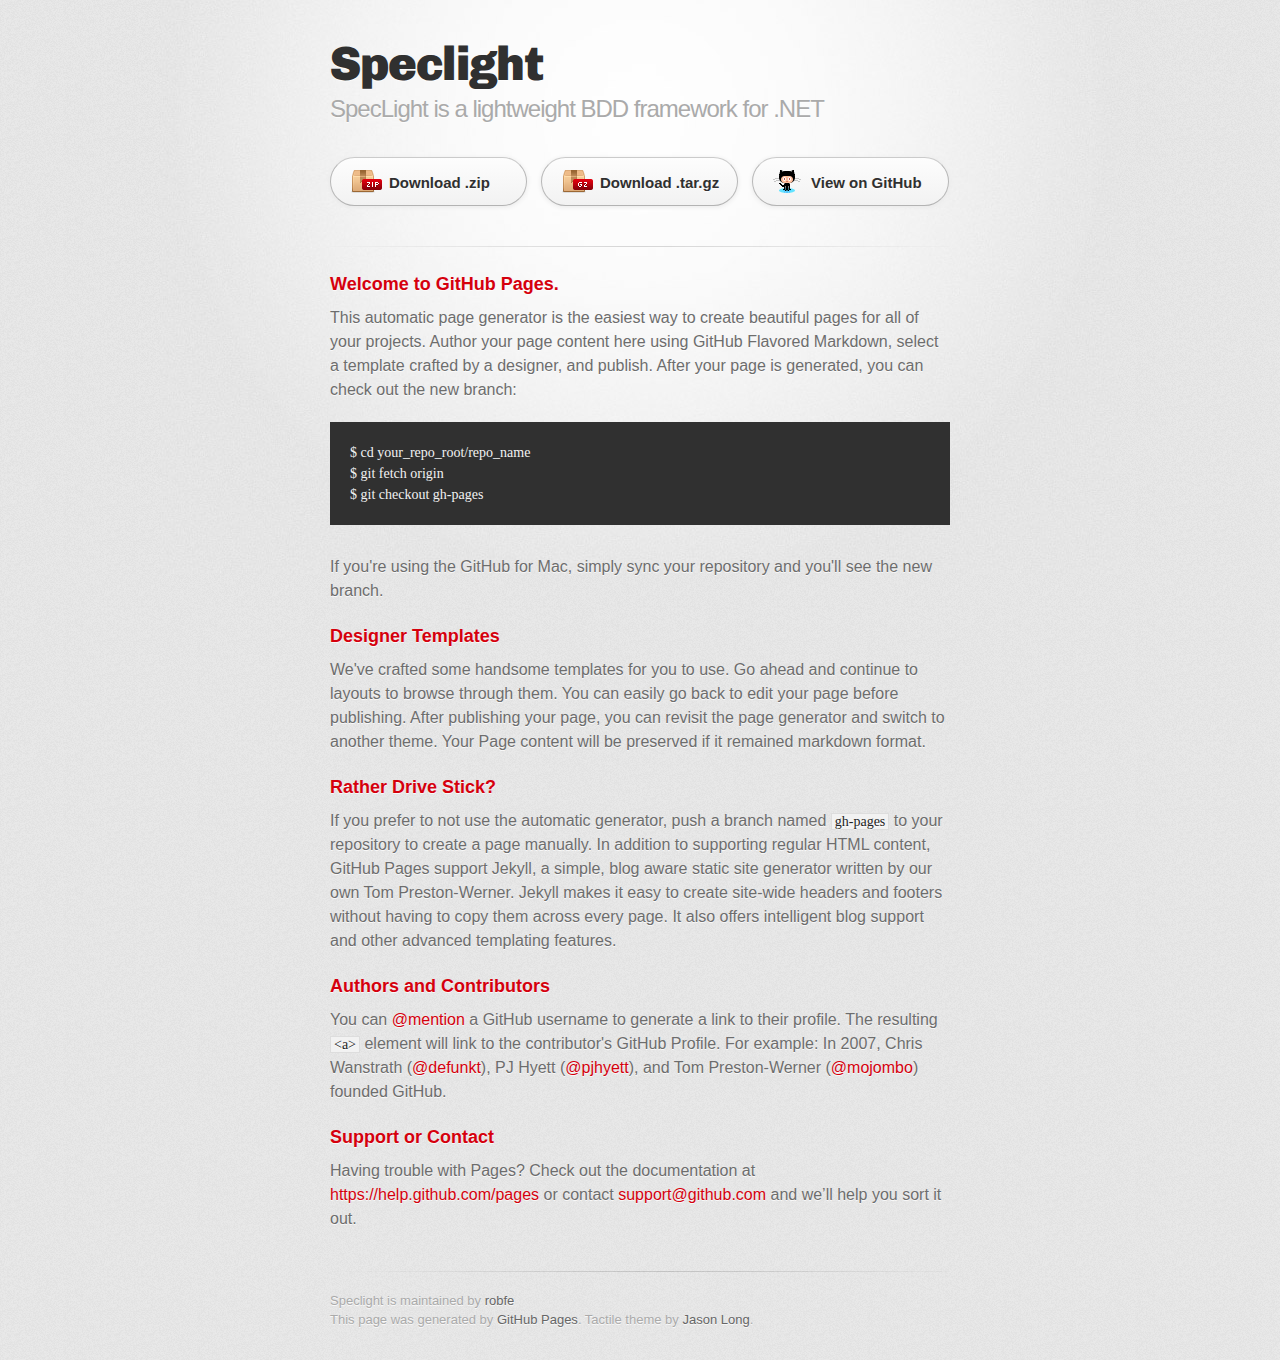
<file: index.html>
<!DOCTYPE html>
<html>
  <head>
    <meta charset='utf-8'>
    <meta http-equiv="X-UA-Compatible" content="chrome=1">
    <link href='https://fonts.googleapis.com/css?family=Chivo:900' rel='stylesheet' type='text/css'>
    <link rel="stylesheet" type="text/css" href="stylesheets/stylesheet.css" media="screen">
    <link rel="stylesheet" type="text/css" href="stylesheets/pygment_trac.css" media="screen">
    <link rel="stylesheet" type="text/css" href="stylesheets/print.css" media="print">
    <!--[if lt IE 9]>
    <script src="//html5shiv.googlecode.com/svn/trunk/html5.js"></script>
    <![endif]-->
    <title>Speclight by robfe</title>
  </head>

  <body>
    <div id="container">
      <div class="inner">

        <header>
          <h1>Speclight</h1>
          <h2>SpecLight is a lightweight BDD framework for .NET</h2>
        </header>

        <section id="downloads" class="clearfix">
          <a href="https://github.com/robfe/SpecLight/zipball/master" id="download-zip" class="button"><span>Download .zip</span></a>
          <a href="https://github.com/robfe/SpecLight/tarball/master" id="download-tar-gz" class="button"><span>Download .tar.gz</span></a>
          <a href="https://github.com/robfe/SpecLight" id="view-on-github" class="button"><span>View on GitHub</span></a>
        </section>

        <hr>

        <section id="main_content">
          <h3>
<a id="welcome-to-github-pages" class="anchor" href="#welcome-to-github-pages" aria-hidden="true"><span class="octicon octicon-link"></span></a>Welcome to GitHub Pages.</h3>

<p>This automatic page generator is the easiest way to create beautiful pages for all of your projects. Author your page content here using GitHub Flavored Markdown, select a template crafted by a designer, and publish. After your page is generated, you can check out the new branch:</p>

<pre><code>$ cd your_repo_root/repo_name
$ git fetch origin
$ git checkout gh-pages
</code></pre>

<p>If you're using the GitHub for Mac, simply sync your repository and you'll see the new branch.</p>

<h3>
<a id="designer-templates" class="anchor" href="#designer-templates" aria-hidden="true"><span class="octicon octicon-link"></span></a>Designer Templates</h3>

<p>We've crafted some handsome templates for you to use. Go ahead and continue to layouts to browse through them. You can easily go back to edit your page before publishing. After publishing your page, you can revisit the page generator and switch to another theme. Your Page content will be preserved if it remained markdown format.</p>

<h3>
<a id="rather-drive-stick" class="anchor" href="#rather-drive-stick" aria-hidden="true"><span class="octicon octicon-link"></span></a>Rather Drive Stick?</h3>

<p>If you prefer to not use the automatic generator, push a branch named <code>gh-pages</code> to your repository to create a page manually. In addition to supporting regular HTML content, GitHub Pages support Jekyll, a simple, blog aware static site generator written by our own Tom Preston-Werner. Jekyll makes it easy to create site-wide headers and footers without having to copy them across every page. It also offers intelligent blog support and other advanced templating features.</p>

<h3>
<a id="authors-and-contributors" class="anchor" href="#authors-and-contributors" aria-hidden="true"><span class="octicon octicon-link"></span></a>Authors and Contributors</h3>

<p>You can <a href="https://github.com/blog/821" class="user-mention">@mention</a> a GitHub username to generate a link to their profile. The resulting <code>&lt;a&gt;</code> element will link to the contributor's GitHub Profile. For example: In 2007, Chris Wanstrath (<a href="https://github.com/defunkt" class="user-mention">@defunkt</a>), PJ Hyett (<a href="https://github.com/pjhyett" class="user-mention">@pjhyett</a>), and Tom Preston-Werner (<a href="https://github.com/mojombo" class="user-mention">@mojombo</a>) founded GitHub.</p>

<h3>
<a id="support-or-contact" class="anchor" href="#support-or-contact" aria-hidden="true"><span class="octicon octicon-link"></span></a>Support or Contact</h3>

<p>Having trouble with Pages? Check out the documentation at <a href="https://help.github.com/pages">https://help.github.com/pages</a> or contact <a href="mailto:support@github.com">support@github.com</a> and we’ll help you sort it out.</p>
        </section>

        <footer>
          Speclight is maintained by <a href="https://github.com/robfe">robfe</a><br>
          This page was generated by <a href="http://pages.github.com">GitHub Pages</a>. Tactile theme by <a href="https://twitter.com/jasonlong">Jason Long</a>.
        </footer>

        
      </div>
    </div>
  </body>
</html>
</file>
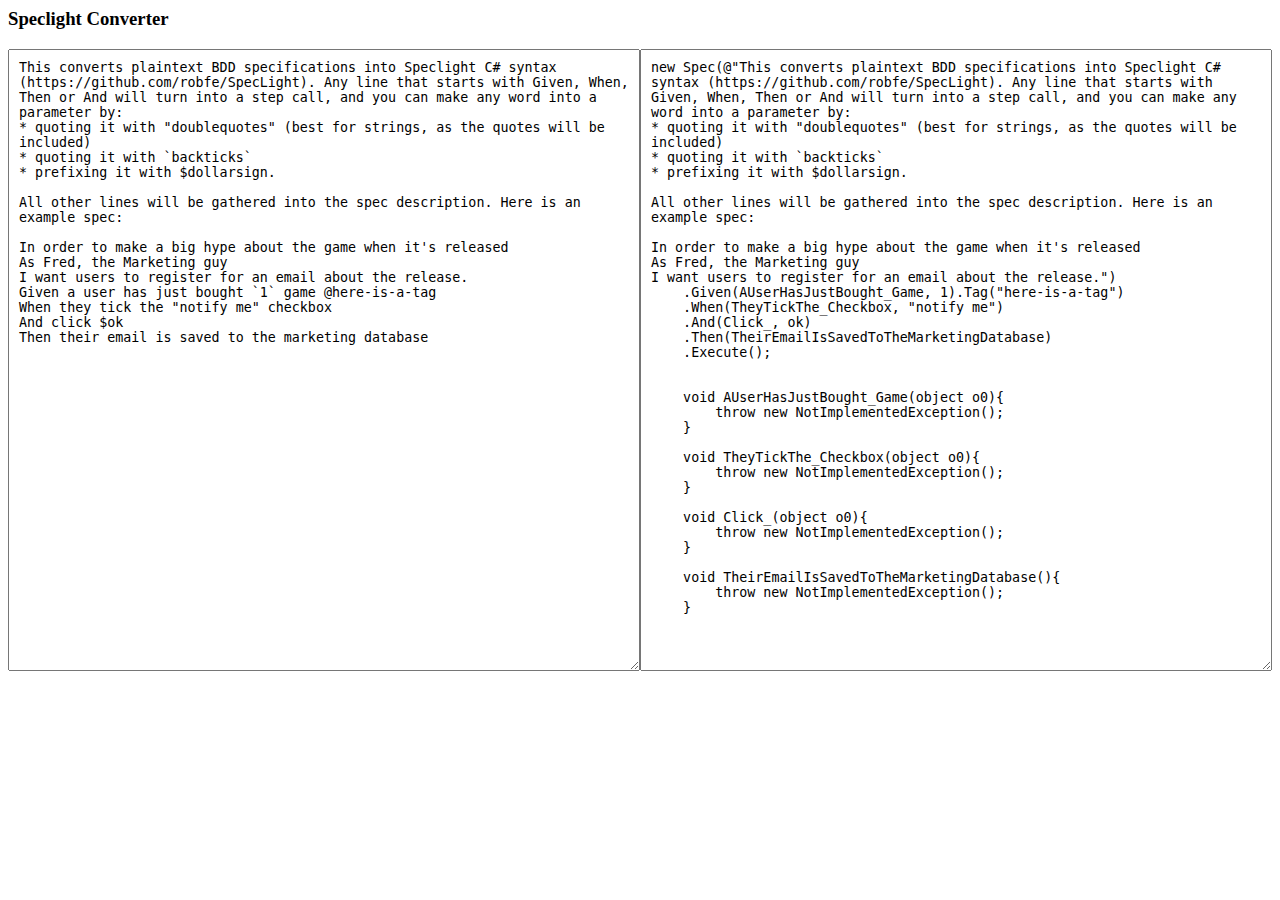
<file: converter/index.html>
<html>
<head>
	<title>Speclight Converter</title>
	<style type="text/css">
		textarea{
		  width:50%;
		  padding: 10px;
		  box-sizing: border-box;
		  margin: 0;
		  display: block;
		  float:left;
		}
	</style>
	

</head>
<body>
	<h3>Speclight Converter</h3>
	<textarea id="src" cols="80" rows="40">
This converts plaintext BDD specifications into Speclight C# syntax (https://github.com/robfe/SpecLight). Any line that starts with Given, When, Then or And will turn into a step call, and you can make any word into a parameter by:
* quoting it with "doublequotes" (best for strings, as the quotes will be included) 
* quoting it with `backticks`
* prefixing it with $dollarsign. 

All other lines will be gathered into the spec description. Here is an example spec:

In order to make a big hype about the game when it's released
As Fred, the Marketing guy
I want users to register for an email about the release.
Given a user has just bought `1` game @here-is-a-tag
When they tick the "notify me" checkbox
And click $ok
Then their email is saved to the marketing database</textarea>
	<textarea id="target" cols="80" rows="40" readonly></textarea>

	<script type="text/javascript" src="speclightconverter.js"></script>
	<script type="text/javascript">
		var src = document.getElementById("src");	
		var target = document.getElementById("target");	
		function convert(){
			 target.value = SpeclightConverter.convert(src.value);
		}
		convert();
		src.addEventListener("keyup", convert);
		src.addEventListener("paste", convert);
	</script>
</body>
</html>
</file>
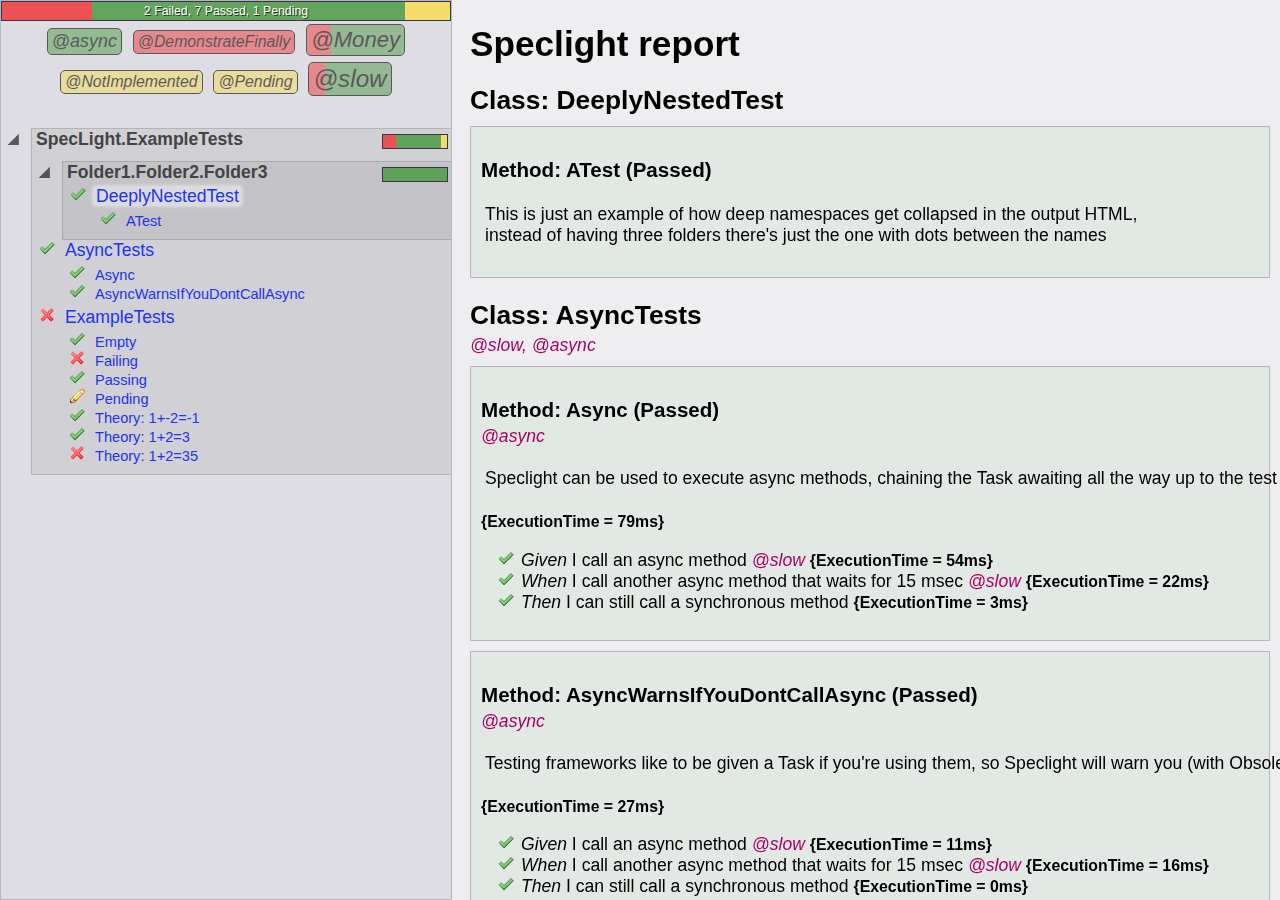
<file: ExampleReport.html>
<!DOCTYPE html>
<html lang="en" xmlns="http://www.w3.org/1999/xhtml">
    <head>
        <meta charset="utf-8" />
        <title>Speclight report</title>
        <style type="text/css">
            body{font-size:110%;font-family:"segoe ui",helvetica,calibri,arial;background:#eeeef1}h1,h2,h3,h4,h5{font-family:calibri,"segoe ui",helvetica,arial;margin-bottom:4px}div{margin:0;padding:0}.graph{padding:2px;border:1px solid #373743;text-align:center;font-size:70%;color:#fff;text-shadow:1px 1px 0 rgba(0,0,0,.7)}li.passed{list-style-image:url('[data-uri]')}li.failed{list-style-image:url('[data-uri]')}li.skipped{list-style-image:url('[data-uri]')}li.pending{list-style-image:url('[data-uri]')}li.notrun{color:#000}#TableOfContents{display:block;position:fixed;left:0;top:0;bottom:0;width:450px;background:#dddde3;border:1px solid #b6b6c3;padding-bottom:60px;overflow-y:scroll}#TableOfContents h4{text-align:center;margin:10px}#TableOfContents ul{list-style:disc;padding-bottom:5px;padding-top:3px;padding-left:30px}#TableOfContents ul.scenarios{font-size:83%}#TableOfContents ul li.notrun{color:#000}#TableOfContents ul li.folder{list-style:none;position:relative;border:1px solid rgba(0,0,0,.13);border-right-width:0;background-color:rgba(0,0,0,.06);margin-top:8px}#TableOfContents ul li.folder span.folderName{-moz-user-select:none;-ms-user-select:none;-webkit-user-select:none;user-select:none;cursor:default;background:no-repeat left 3px;color:#444;font-weight:bold;display:block;margin-left:-26px;position:relative}#TableOfContents ul li.folder span.folderName span.folderGlyph{position:absolute;left:7px;top:3px;width:0;height:0;display:block;border-top:8px solid transparent;border-bottom:8px solid transparent;border-left:8px solid rgba(0,0,0,.6);-webkit-transform-origin:10% 50%;-moz-transform-origin:10% 50%;-ms-transform-origin:10% 50%;-o-transform-origin:10% 50%;transform-origin:10% 50%;-webkit-transform:rotate(45deg);-moz-transform:rotate(45deg);-ms-transform:rotate(45deg);-o-transform:rotate(45deg);transform:rotate(45deg);-webkit-transition:all 100ms ease;-moz-transition:all 100ms ease;-ms-transition:all 100ms ease;-o-transition:all 100ms ease;transition:all 100ms ease}#TableOfContents ul li.folder span.folderName span.folderNameText{position:relative;left:30px}#TableOfContents ul li.folder span.folderName:hover{color:#000}#TableOfContents ul li.folder.collapsed span.folderName span.folderGlyph{-webkit-transform:rotate(0);-moz-transform:rotate(0);-ms-transform:rotate(0);-o-transform:rotate(0);transform:rotate(0)}#TableOfContents ul li.folder.collapsed>ul{display:none!important}#TableOfContents ul li.folder .graph{display:block;position:absolute;right:3px;width:60px;top:5px;height:9px}#TableOfContents ul a,#TableOfContents ul a:visited{color:#23e;text-decoration:none;border-radius:4px;padding:0 3px}#TableOfContents ul a.current{background:rgba(255,255,255,.4);box-shadow:0 0 4px rgba(255,255,255,.6)}#TableOfContents ul a:hover{text-decoration:underline}#TableOfContents .tagCloud{-moz-user-select:none;-ms-user-select:none;-webkit-user-select:none;user-select:none;text-align:center}#TableOfContents .tagCloud input{display:none}#TableOfContents .tagCloud label{border-radius:5px;padding:2px 4px;margin:3px;display:inline-block;font-style:italic;opacity:.6;border:1px solid #000;-webkit-transition:all 100ms ease;-moz-transition:all 100ms ease;-ms-transition:all 100ms ease;-o-transition:all 100ms ease;transition:all 100ms ease}#TableOfContents .tagCloud label:hover{border-color:#000;opacity:.7}#TableOfContents .tagCloud input:checked+label{border-color:#4e4e5f;box-shadow:inset 0 3px 14px rgba(0,0,0,.6);opacity:1}#Content{display:block;position:fixed;left:470px;top:0;bottom:0;right:0;overflow-y:scroll}.tags{color:#a06;font-style:italic}.description,.errorMessage,.multilineTextArgument{white-space:pre;padding:4px}.placeholder{border:1px dashed #999;background-color:rgba(0,0,0,.04)}.multilineTextArgument{background:#e6e6ea;border:1px solid #ccccd5;padding:5px}table{width:100%;background:#e6e6ea;border-collapse:collapse}table th{border:1px solid #797990;background:#d5d5dc;padding:6px}table td{border:1px solid #9595a7;margin:0;padding:4px}table td.number{text-align:right}.examplesTable table{margin-bottom:10px}.examplesTable table tr{-webkit-transition:background 100ms ease;-moz-transition:background 100ms ease;-ms-transition:background 100ms ease;-o-transition:background 100ms ease;transition:background 100ms ease;background:#ddd}.examplesTable table tr:hover{background:#eee}.examplesTable table tr.selected{background:#fff;font-weight:bold}.examplesTable table td.passed{background-color:rgba(86,158,78,.3)}.examplesTable table td.failed{background-color:rgba(238,66,68,.3)}.examplesTable table td.skipped{background-color:rgba(245,184,81,.3)}.examplesTable table td.pending{background-color:rgba(245,220,95,.3)}.scenario{border:1px solid #b6b6c3;margin:10px;margin-left:0;padding:10px}.scenario.passed{background-color:#e2e8e4}.scenario.failed{background-color:#eee0e3}.scenario.skipped{background-color:#efeae4}.scenario.pending{background-color:#efede5}.scenario li.failed{background-color:rgba(238,66,68,.2)}.scenario li.pending,.scenario li.skipped,.scenario li.passed.empty{color:#888}.scenario .errorMessage{background:#e6e6ea;border:1px solid #ccccd5;overflow:auto}.scenario.pending .errorMessage{display:none}.populatedExample{display:none;overflow:hidden}.extra-data{font-size:90%;font-weight:bold}
        </style>
        <script type="text/javascript">
            /*! jQuery v1.10.2 | (c) 2005, 2013 jQuery Foundation, Inc. | jquery.org/license
//@ sourceMappingURL=jquery-1.10.2.min.map
*/
(function(e,t){var n,r,i=typeof t,o=e.location,a=e.document,s=a.documentElement,l=e.jQuery,u=e.$,c={},p=[],f="1.10.2",d=p.concat,h=p.push,g=p.slice,m=p.indexOf,y=c.toString,v=c.hasOwnProperty,b=f.trim,x=function(e,t){return new x.fn.init(e,t,r)},w=/[+-]?(?:\d*\.|)\d+(?:[eE][+-]?\d+|)/.source,T=/\S+/g,C=/^[\s\uFEFF\xA0]+|[\s\uFEFF\xA0]+$/g,N=/^(?:\s*(<[\w\W]+>)[^>]*|#([\w-]*))$/,k=/^<(\w+)\s*\/?>(?:<\/\1>|)$/,E=/^[\],:{}\s]*$/,S=/(?:^|:|,)(?:\s*\[)+/g,A=/\\(?:["\\\/bfnrt]|u[\da-fA-F]{4})/g,j=/"[^"\\\r\n]*"|true|false|null|-?(?:\d+\.|)\d+(?:[eE][+-]?\d+|)/g,D=/^-ms-/,L=/-([\da-z])/gi,H=function(e,t){return t.toUpperCase()},q=function(e){(a.addEventListener||"load"===e.type||"complete"===a.readyState)&&(_(),x.ready())},_=function(){a.addEventListener?(a.removeEventListener("DOMContentLoaded",q,!1),e.removeEventListener("load",q,!1)):(a.detachEvent("onreadystatechange",q),e.detachEvent("onload",q))};x.fn=x.prototype={jquery:f,constructor:x,init:function(e,n,r){var i,o;if(!e)return this;if("string"==typeof e){if(i="<"===e.charAt(0)&&">"===e.charAt(e.length-1)&&e.length>=3?[null,e,null]:N.exec(e),!i||!i[1]&&n)return!n||n.jquery?(n||r).find(e):this.constructor(n).find(e);if(i[1]){if(n=n instanceof x?n[0]:n,x.merge(this,x.parseHTML(i[1],n&&n.nodeType?n.ownerDocument||n:a,!0)),k.test(i[1])&&x.isPlainObject(n))for(i in n)x.isFunction(this[i])?this[i](n[i]):this.attr(i,n[i]);return this}if(o=a.getElementById(i[2]),o&&o.parentNode){if(o.id!==i[2])return r.find(e);this.length=1,this[0]=o}return this.context=a,this.selector=e,this}return e.nodeType?(this.context=this[0]=e,this.length=1,this):x.isFunction(e)?r.ready(e):(e.selector!==t&&(this.selector=e.selector,this.context=e.context),x.makeArray(e,this))},selector:"",length:0,toArray:function(){return g.call(this)},get:function(e){return null==e?this.toArray():0>e?this[this.length+e]:this[e]},pushStack:function(e){var t=x.merge(this.constructor(),e);return t.prevObject=this,t.context=this.context,t},each:function(e,t){return x.each(this,e,t)},ready:function(e){return x.ready.promise().done(e),this},slice:function(){return this.pushStack(g.apply(this,arguments))},first:function(){return this.eq(0)},last:function(){return this.eq(-1)},eq:function(e){var t=this.length,n=+e+(0>e?t:0);return this.pushStack(n>=0&&t>n?[this[n]]:[])},map:function(e){return this.pushStack(x.map(this,function(t,n){return e.call(t,n,t)}))},end:function(){return this.prevObject||this.constructor(null)},push:h,sort:[].sort,splice:[].splice},x.fn.init.prototype=x.fn,x.extend=x.fn.extend=function(){var e,n,r,i,o,a,s=arguments[0]||{},l=1,u=arguments.length,c=!1;for("boolean"==typeof s&&(c=s,s=arguments[1]||{},l=2),"object"==typeof s||x.isFunction(s)||(s={}),u===l&&(s=this,--l);u>l;l++)if(null!=(o=arguments[l]))for(i in o)e=s[i],r=o[i],s!==r&&(c&&r&&(x.isPlainObject(r)||(n=x.isArray(r)))?(n?(n=!1,a=e&&x.isArray(e)?e:[]):a=e&&x.isPlainObject(e)?e:{},s[i]=x.extend(c,a,r)):r!==t&&(s[i]=r));return s},x.extend({expando:"jQuery"+(f+Math.random()).replace(/\D/g,""),noConflict:function(t){return e.$===x&&(e.$=u),t&&e.jQuery===x&&(e.jQuery=l),x},isReady:!1,readyWait:1,holdReady:function(e){e?x.readyWait++:x.ready(!0)},ready:function(e){if(e===!0?!--x.readyWait:!x.isReady){if(!a.body)return setTimeout(x.ready);x.isReady=!0,e!==!0&&--x.readyWait>0||(n.resolveWith(a,[x]),x.fn.trigger&&x(a).trigger("ready").off("ready"))}},isFunction:function(e){return"function"===x.type(e)},isArray:Array.isArray||function(e){return"array"===x.type(e)},isWindow:function(e){return null!=e&&e==e.window},isNumeric:function(e){return!isNaN(parseFloat(e))&&isFinite(e)},type:function(e){return null==e?e+"":"object"==typeof e||"function"==typeof e?c[y.call(e)]||"object":typeof e},isPlainObject:function(e){var n;if(!e||"object"!==x.type(e)||e.nodeType||x.isWindow(e))return!1;try{if(e.constructor&&!v.call(e,"constructor")&&!v.call(e.constructor.prototype,"isPrototypeOf"))return!1}catch(r){return!1}if(x.support.ownLast)for(n in e)return v.call(e,n);for(n in e);return n===t||v.call(e,n)},isEmptyObject:function(e){var t;for(t in e)return!1;return!0},error:function(e){throw Error(e)},parseHTML:function(e,t,n){if(!e||"string"!=typeof e)return null;"boolean"==typeof t&&(n=t,t=!1),t=t||a;var r=k.exec(e),i=!n&&[];return r?[t.createElement(r[1])]:(r=x.buildFragment([e],t,i),i&&x(i).remove(),x.merge([],r.childNodes))},parseJSON:function(n){return e.JSON&&e.JSON.parse?e.JSON.parse(n):null===n?n:"string"==typeof n&&(n=x.trim(n),n&&E.test(n.replace(A,"@").replace(j,"]").replace(S,"")))?Function("return "+n)():(x.error("Invalid JSON: "+n),t)},parseXML:function(n){var r,i;if(!n||"string"!=typeof n)return null;try{e.DOMParser?(i=new DOMParser,r=i.parseFromString(n,"text/xml")):(r=new ActiveXObject("Microsoft.XMLDOM"),r.async="false",r.loadXML(n))}catch(o){r=t}return r&&r.documentElement&&!r.getElementsByTagName("parsererror").length||x.error("Invalid XML: "+n),r},noop:function(){},globalEval:function(t){t&&x.trim(t)&&(e.execScript||function(t){e.eval.call(e,t)})(t)},camelCase:function(e){return e.replace(D,"ms-").replace(L,H)},nodeName:function(e,t){return e.nodeName&&e.nodeName.toLowerCase()===t.toLowerCase()},each:function(e,t,n){var r,i=0,o=e.length,a=M(e);if(n){if(a){for(;o>i;i++)if(r=t.apply(e[i],n),r===!1)break}else for(i in e)if(r=t.apply(e[i],n),r===!1)break}else if(a){for(;o>i;i++)if(r=t.call(e[i],i,e[i]),r===!1)break}else for(i in e)if(r=t.call(e[i],i,e[i]),r===!1)break;return e},trim:b&&!b.call("\ufeff\u00a0")?function(e){return null==e?"":b.call(e)}:function(e){return null==e?"":(e+"").replace(C,"")},makeArray:function(e,t){var n=t||[];return null!=e&&(M(Object(e))?x.merge(n,"string"==typeof e?[e]:e):h.call(n,e)),n},inArray:function(e,t,n){var r;if(t){if(m)return m.call(t,e,n);for(r=t.length,n=n?0>n?Math.max(0,r+n):n:0;r>n;n++)if(n in t&&t[n]===e)return n}return-1},merge:function(e,n){var r=n.length,i=e.length,o=0;if("number"==typeof r)for(;r>o;o++)e[i++]=n[o];else while(n[o]!==t)e[i++]=n[o++];return e.length=i,e},grep:function(e,t,n){var r,i=[],o=0,a=e.length;for(n=!!n;a>o;o++)r=!!t(e[o],o),n!==r&&i.push(e[o]);return i},map:function(e,t,n){var r,i=0,o=e.length,a=M(e),s=[];if(a)for(;o>i;i++)r=t(e[i],i,n),null!=r&&(s[s.length]=r);else for(i in e)r=t(e[i],i,n),null!=r&&(s[s.length]=r);return d.apply([],s)},guid:1,proxy:function(e,n){var r,i,o;return"string"==typeof n&&(o=e[n],n=e,e=o),x.isFunction(e)?(r=g.call(arguments,2),i=function(){return e.apply(n||this,r.concat(g.call(arguments)))},i.guid=e.guid=e.guid||x.guid++,i):t},access:function(e,n,r,i,o,a,s){var l=0,u=e.length,c=null==r;if("object"===x.type(r)){o=!0;for(l in r)x.access(e,n,l,r[l],!0,a,s)}else if(i!==t&&(o=!0,x.isFunction(i)||(s=!0),c&&(s?(n.call(e,i),n=null):(c=n,n=function(e,t,n){return c.call(x(e),n)})),n))for(;u>l;l++)n(e[l],r,s?i:i.call(e[l],l,n(e[l],r)));return o?e:c?n.call(e):u?n(e[0],r):a},now:function(){return(new Date).getTime()},swap:function(e,t,n,r){var i,o,a={};for(o in t)a[o]=e.style[o],e.style[o]=t[o];i=n.apply(e,r||[]);for(o in t)e.style[o]=a[o];return i}}),x.ready.promise=function(t){if(!n)if(n=x.Deferred(),"complete"===a.readyState)setTimeout(x.ready);else if(a.addEventListener)a.addEventListener("DOMContentLoaded",q,!1),e.addEventListener("load",q,!1);else{a.attachEvent("onreadystatechange",q),e.attachEvent("onload",q);var r=!1;try{r=null==e.frameElement&&a.documentElement}catch(i){}r&&r.doScroll&&function o(){if(!x.isReady){try{r.doScroll("left")}catch(e){return setTimeout(o,50)}_(),x.ready()}}()}return n.promise(t)},x.each("Boolean Number String Function Array Date RegExp Object Error".split(" "),function(e,t){c["[object "+t+"]"]=t.toLowerCase()});function M(e){var t=e.length,n=x.type(e);return x.isWindow(e)?!1:1===e.nodeType&&t?!0:"array"===n||"function"!==n&&(0===t||"number"==typeof t&&t>0&&t-1 in e)}r=x(a),function(e,t){var n,r,i,o,a,s,l,u,c,p,f,d,h,g,m,y,v,b="sizzle"+-new Date,w=e.document,T=0,C=0,N=st(),k=st(),E=st(),S=!1,A=function(e,t){return e===t?(S=!0,0):0},j=typeof t,D=1<<31,L={}.hasOwnProperty,H=[],q=H.pop,_=H.push,M=H.push,O=H.slice,F=H.indexOf||function(e){var t=0,n=this.length;for(;n>t;t++)if(this[t]===e)return t;return-1},B="checked|selected|async|autofocus|autoplay|controls|defer|disabled|hidden|ismap|loop|multiple|open|readonly|required|scoped",P="[\\x20\\t\\r\\n\\f]",R="(?:\\\\.|[\\w-]|[^\\x00-\\xa0])+",W=R.replace("w","w#"),$="\\["+P+"*("+R+")"+P+"*(?:([*^$|!~]?=)"+P+"*(?:(['\"])((?:\\\\.|[^\\\\])*?)\\3|("+W+")|)|)"+P+"*\\]",I=":("+R+")(?:\\(((['\"])((?:\\\\.|[^\\\\])*?)\\3|((?:\\\\.|[^\\\\()[\\]]|"+$.replace(3,8)+")*)|.*)\\)|)",z=RegExp("^"+P+"+|((?:^|[^\\\\])(?:\\\\.)*)"+P+"+$","g"),X=RegExp("^"+P+"*,"+P+"*"),U=RegExp("^"+P+"*([>+~]|"+P+")"+P+"*"),V=RegExp(P+"*[+~]"),Y=RegExp("="+P+"*([^\\]'\"]*)"+P+"*\\]","g"),J=RegExp(I),G=RegExp("^"+W+"$"),Q={ID:RegExp("^#("+R+")"),CLASS:RegExp("^\\.("+R+")"),TAG:RegExp("^("+R.replace("w","w*")+")"),ATTR:RegExp("^"+$),PSEUDO:RegExp("^"+I),CHILD:RegExp("^:(only|first|last|nth|nth-last)-(child|of-type)(?:\\("+P+"*(even|odd|(([+-]|)(\\d*)n|)"+P+"*(?:([+-]|)"+P+"*(\\d+)|))"+P+"*\\)|)","i"),bool:RegExp("^(?:"+B+")$","i"),needsContext:RegExp("^"+P+"*[>+~]|:(even|odd|eq|gt|lt|nth|first|last)(?:\\("+P+"*((?:-\\d)?\\d*)"+P+"*\\)|)(?=[^-]|$)","i")},K=/^[^{]+\{\s*\[native \w/,Z=/^(?:#([\w-]+)|(\w+)|\.([\w-]+))$/,et=/^(?:input|select|textarea|button)$/i,tt=/^h\d$/i,nt=/'|\\/g,rt=RegExp("\\\\([\\da-f]{1,6}"+P+"?|("+P+")|.)","ig"),it=function(e,t,n){var r="0x"+t-65536;return r!==r||n?t:0>r?String.fromCharCode(r+65536):String.fromCharCode(55296|r>>10,56320|1023&r)};try{M.apply(H=O.call(w.childNodes),w.childNodes),H[w.childNodes.length].nodeType}catch(ot){M={apply:H.length?function(e,t){_.apply(e,O.call(t))}:function(e,t){var n=e.length,r=0;while(e[n++]=t[r++]);e.length=n-1}}}function at(e,t,n,i){var o,a,s,l,u,c,d,m,y,x;if((t?t.ownerDocument||t:w)!==f&&p(t),t=t||f,n=n||[],!e||"string"!=typeof e)return n;if(1!==(l=t.nodeType)&&9!==l)return[];if(h&&!i){if(o=Z.exec(e))if(s=o[1]){if(9===l){if(a=t.getElementById(s),!a||!a.parentNode)return n;if(a.id===s)return n.push(a),n}else if(t.ownerDocument&&(a=t.ownerDocument.getElementById(s))&&v(t,a)&&a.id===s)return n.push(a),n}else{if(o[2])return M.apply(n,t.getElementsByTagName(e)),n;if((s=o[3])&&r.getElementsByClassName&&t.getElementsByClassName)return M.apply(n,t.getElementsByClassName(s)),n}if(r.qsa&&(!g||!g.test(e))){if(m=d=b,y=t,x=9===l&&e,1===l&&"object"!==t.nodeName.toLowerCase()){c=mt(e),(d=t.getAttribute("id"))?m=d.replace(nt,"\\$&"):t.setAttribute("id",m),m="[id='"+m+"'] ",u=c.length;while(u--)c[u]=m+yt(c[u]);y=V.test(e)&&t.parentNode||t,x=c.join(",")}if(x)try{return M.apply(n,y.querySelectorAll(x)),n}catch(T){}finally{d||t.removeAttribute("id")}}}return kt(e.replace(z,"$1"),t,n,i)}function st(){var e=[];function t(n,r){return e.push(n+=" ")>o.cacheLength&&delete t[e.shift()],t[n]=r}return t}function lt(e){return e[b]=!0,e}function ut(e){var t=f.createElement("div");try{return!!e(t)}catch(n){return!1}finally{t.parentNode&&t.parentNode.removeChild(t),t=null}}function ct(e,t){var n=e.split("|"),r=e.length;while(r--)o.attrHandle[n[r]]=t}function pt(e,t){var n=t&&e,r=n&&1===e.nodeType&&1===t.nodeType&&(~t.sourceIndex||D)-(~e.sourceIndex||D);if(r)return r;if(n)while(n=n.nextSibling)if(n===t)return-1;return e?1:-1}function ft(e){return function(t){var n=t.nodeName.toLowerCase();return"input"===n&&t.type===e}}function dt(e){return function(t){var n=t.nodeName.toLowerCase();return("input"===n||"button"===n)&&t.type===e}}function ht(e){return lt(function(t){return t=+t,lt(function(n,r){var i,o=e([],n.length,t),a=o.length;while(a--)n[i=o[a]]&&(n[i]=!(r[i]=n[i]))})})}s=at.isXML=function(e){var t=e&&(e.ownerDocument||e).documentElement;return t?"HTML"!==t.nodeName:!1},r=at.support={},p=at.setDocument=function(e){var n=e?e.ownerDocument||e:w,i=n.defaultView;return n!==f&&9===n.nodeType&&n.documentElement?(f=n,d=n.documentElement,h=!s(n),i&&i.attachEvent&&i!==i.top&&i.attachEvent("onbeforeunload",function(){p()}),r.attributes=ut(function(e){return e.className="i",!e.getAttribute("className")}),r.getElementsByTagName=ut(function(e){return e.appendChild(n.createComment("")),!e.getElementsByTagName("*").length}),r.getElementsByClassName=ut(function(e){return e.innerHTML="<div class='a'></div><div class='a i'></div>",e.firstChild.className="i",2===e.getElementsByClassName("i").length}),r.getById=ut(function(e){return d.appendChild(e).id=b,!n.getElementsByName||!n.getElementsByName(b).length}),r.getById?(o.find.ID=function(e,t){if(typeof t.getElementById!==j&&h){var n=t.getElementById(e);return n&&n.parentNode?[n]:[]}},o.filter.ID=function(e){var t=e.replace(rt,it);return function(e){return e.getAttribute("id")===t}}):(delete o.find.ID,o.filter.ID=function(e){var t=e.replace(rt,it);return function(e){var n=typeof e.getAttributeNode!==j&&e.getAttributeNode("id");return n&&n.value===t}}),o.find.TAG=r.getElementsByTagName?function(e,n){return typeof n.getElementsByTagName!==j?n.getElementsByTagName(e):t}:function(e,t){var n,r=[],i=0,o=t.getElementsByTagName(e);if("*"===e){while(n=o[i++])1===n.nodeType&&r.push(n);return r}return o},o.find.CLASS=r.getElementsByClassName&&function(e,n){return typeof n.getElementsByClassName!==j&&h?n.getElementsByClassName(e):t},m=[],g=[],(r.qsa=K.test(n.querySelectorAll))&&(ut(function(e){e.innerHTML="<select><option selected=''></option></select>",e.querySelectorAll("[selected]").length||g.push("\\["+P+"*(?:value|"+B+")"),e.querySelectorAll(":checked").length||g.push(":checked")}),ut(function(e){var t=n.createElement("input");t.setAttribute("type","hidden"),e.appendChild(t).setAttribute("t",""),e.querySelectorAll("[t^='']").length&&g.push("[*^$]="+P+"*(?:''|\"\")"),e.querySelectorAll(":enabled").length||g.push(":enabled",":disabled"),e.querySelectorAll("*,:x"),g.push(",.*:")})),(r.matchesSelector=K.test(y=d.webkitMatchesSelector||d.mozMatchesSelector||d.oMatchesSelector||d.msMatchesSelector))&&ut(function(e){r.disconnectedMatch=y.call(e,"div"),y.call(e,"[s!='']:x"),m.push("!=",I)}),g=g.length&&RegExp(g.join("|")),m=m.length&&RegExp(m.join("|")),v=K.test(d.contains)||d.compareDocumentPosition?function(e,t){var n=9===e.nodeType?e.documentElement:e,r=t&&t.parentNode;return e===r||!(!r||1!==r.nodeType||!(n.contains?n.contains(r):e.compareDocumentPosition&&16&e.compareDocumentPosition(r)))}:function(e,t){if(t)while(t=t.parentNode)if(t===e)return!0;return!1},A=d.compareDocumentPosition?function(e,t){if(e===t)return S=!0,0;var i=t.compareDocumentPosition&&e.compareDocumentPosition&&e.compareDocumentPosition(t);return i?1&i||!r.sortDetached&&t.compareDocumentPosition(e)===i?e===n||v(w,e)?-1:t===n||v(w,t)?1:c?F.call(c,e)-F.call(c,t):0:4&i?-1:1:e.compareDocumentPosition?-1:1}:function(e,t){var r,i=0,o=e.parentNode,a=t.parentNode,s=[e],l=[t];if(e===t)return S=!0,0;if(!o||!a)return e===n?-1:t===n?1:o?-1:a?1:c?F.call(c,e)-F.call(c,t):0;if(o===a)return pt(e,t);r=e;while(r=r.parentNode)s.unshift(r);r=t;while(r=r.parentNode)l.unshift(r);while(s[i]===l[i])i++;return i?pt(s[i],l[i]):s[i]===w?-1:l[i]===w?1:0},n):f},at.matches=function(e,t){return at(e,null,null,t)},at.matchesSelector=function(e,t){if((e.ownerDocument||e)!==f&&p(e),t=t.replace(Y,"='$1']"),!(!r.matchesSelector||!h||m&&m.test(t)||g&&g.test(t)))try{var n=y.call(e,t);if(n||r.disconnectedMatch||e.document&&11!==e.document.nodeType)return n}catch(i){}return at(t,f,null,[e]).length>0},at.contains=function(e,t){return(e.ownerDocument||e)!==f&&p(e),v(e,t)},at.attr=function(e,n){(e.ownerDocument||e)!==f&&p(e);var i=o.attrHandle[n.toLowerCase()],a=i&&L.call(o.attrHandle,n.toLowerCase())?i(e,n,!h):t;return a===t?r.attributes||!h?e.getAttribute(n):(a=e.getAttributeNode(n))&&a.specified?a.value:null:a},at.error=function(e){throw Error("Syntax error, unrecognized expression: "+e)},at.uniqueSort=function(e){var t,n=[],i=0,o=0;if(S=!r.detectDuplicates,c=!r.sortStable&&e.slice(0),e.sort(A),S){while(t=e[o++])t===e[o]&&(i=n.push(o));while(i--)e.splice(n[i],1)}return e},a=at.getText=function(e){var t,n="",r=0,i=e.nodeType;if(i){if(1===i||9===i||11===i){if("string"==typeof e.textContent)return e.textContent;for(e=e.firstChild;e;e=e.nextSibling)n+=a(e)}else if(3===i||4===i)return e.nodeValue}else for(;t=e[r];r++)n+=a(t);return n},o=at.selectors={cacheLength:50,createPseudo:lt,match:Q,attrHandle:{},find:{},relative:{">":{dir:"parentNode",first:!0}," ":{dir:"parentNode"},"+":{dir:"previousSibling",first:!0},"~":{dir:"previousSibling"}},preFilter:{ATTR:function(e){return e[1]=e[1].replace(rt,it),e[3]=(e[4]||e[5]||"").replace(rt,it),"~="===e[2]&&(e[3]=" "+e[3]+" "),e.slice(0,4)},CHILD:function(e){return e[1]=e[1].toLowerCase(),"nth"===e[1].slice(0,3)?(e[3]||at.error(e[0]),e[4]=+(e[4]?e[5]+(e[6]||1):2*("even"===e[3]||"odd"===e[3])),e[5]=+(e[7]+e[8]||"odd"===e[3])):e[3]&&at.error(e[0]),e},PSEUDO:function(e){var n,r=!e[5]&&e[2];return Q.CHILD.test(e[0])?null:(e[3]&&e[4]!==t?e[2]=e[4]:r&&J.test(r)&&(n=mt(r,!0))&&(n=r.indexOf(")",r.length-n)-r.length)&&(e[0]=e[0].slice(0,n),e[2]=r.slice(0,n)),e.slice(0,3))}},filter:{TAG:function(e){var t=e.replace(rt,it).toLowerCase();return"*"===e?function(){return!0}:function(e){return e.nodeName&&e.nodeName.toLowerCase()===t}},CLASS:function(e){var t=N[e+" "];return t||(t=RegExp("(^|"+P+")"+e+"("+P+"|$)"))&&N(e,function(e){return t.test("string"==typeof e.className&&e.className||typeof e.getAttribute!==j&&e.getAttribute("class")||"")})},ATTR:function(e,t,n){return function(r){var i=at.attr(r,e);return null==i?"!="===t:t?(i+="","="===t?i===n:"!="===t?i!==n:"^="===t?n&&0===i.indexOf(n):"*="===t?n&&i.indexOf(n)>-1:"$="===t?n&&i.slice(-n.length)===n:"~="===t?(" "+i+" ").indexOf(n)>-1:"|="===t?i===n||i.slice(0,n.length+1)===n+"-":!1):!0}},CHILD:function(e,t,n,r,i){var o="nth"!==e.slice(0,3),a="last"!==e.slice(-4),s="of-type"===t;return 1===r&&0===i?function(e){return!!e.parentNode}:function(t,n,l){var u,c,p,f,d,h,g=o!==a?"nextSibling":"previousSibling",m=t.parentNode,y=s&&t.nodeName.toLowerCase(),v=!l&&!s;if(m){if(o){while(g){p=t;while(p=p[g])if(s?p.nodeName.toLowerCase()===y:1===p.nodeType)return!1;h=g="only"===e&&!h&&"nextSibling"}return!0}if(h=[a?m.firstChild:m.lastChild],a&&v){c=m[b]||(m[b]={}),u=c[e]||[],d=u[0]===T&&u[1],f=u[0]===T&&u[2],p=d&&m.childNodes[d];while(p=++d&&p&&p[g]||(f=d=0)||h.pop())if(1===p.nodeType&&++f&&p===t){c[e]=[T,d,f];break}}else if(v&&(u=(t[b]||(t[b]={}))[e])&&u[0]===T)f=u[1];else while(p=++d&&p&&p[g]||(f=d=0)||h.pop())if((s?p.nodeName.toLowerCase()===y:1===p.nodeType)&&++f&&(v&&((p[b]||(p[b]={}))[e]=[T,f]),p===t))break;return f-=i,f===r||0===f%r&&f/r>=0}}},PSEUDO:function(e,t){var n,r=o.pseudos[e]||o.setFilters[e.toLowerCase()]||at.error("unsupported pseudo: "+e);return r[b]?r(t):r.length>1?(n=[e,e,"",t],o.setFilters.hasOwnProperty(e.toLowerCase())?lt(function(e,n){var i,o=r(e,t),a=o.length;while(a--)i=F.call(e,o[a]),e[i]=!(n[i]=o[a])}):function(e){return r(e,0,n)}):r}},pseudos:{not:lt(function(e){var t=[],n=[],r=l(e.replace(z,"$1"));return r[b]?lt(function(e,t,n,i){var o,a=r(e,null,i,[]),s=e.length;while(s--)(o=a[s])&&(e[s]=!(t[s]=o))}):function(e,i,o){return t[0]=e,r(t,null,o,n),!n.pop()}}),has:lt(function(e){return function(t){return at(e,t).length>0}}),contains:lt(function(e){return function(t){return(t.textContent||t.innerText||a(t)).indexOf(e)>-1}}),lang:lt(function(e){return G.test(e||"")||at.error("unsupported lang: "+e),e=e.replace(rt,it).toLowerCase(),function(t){var n;do if(n=h?t.lang:t.getAttribute("xml:lang")||t.getAttribute("lang"))return n=n.toLowerCase(),n===e||0===n.indexOf(e+"-");while((t=t.parentNode)&&1===t.nodeType);return!1}}),target:function(t){var n=e.location&&e.location.hash;return n&&n.slice(1)===t.id},root:function(e){return e===d},focus:function(e){return e===f.activeElement&&(!f.hasFocus||f.hasFocus())&&!!(e.type||e.href||~e.tabIndex)},enabled:function(e){return e.disabled===!1},disabled:function(e){return e.disabled===!0},checked:function(e){var t=e.nodeName.toLowerCase();return"input"===t&&!!e.checked||"option"===t&&!!e.selected},selected:function(e){return e.parentNode&&e.parentNode.selectedIndex,e.selected===!0},empty:function(e){for(e=e.firstChild;e;e=e.nextSibling)if(e.nodeName>"@"||3===e.nodeType||4===e.nodeType)return!1;return!0},parent:function(e){return!o.pseudos.empty(e)},header:function(e){return tt.test(e.nodeName)},input:function(e){return et.test(e.nodeName)},button:function(e){var t=e.nodeName.toLowerCase();return"input"===t&&"button"===e.type||"button"===t},text:function(e){var t;return"input"===e.nodeName.toLowerCase()&&"text"===e.type&&(null==(t=e.getAttribute("type"))||t.toLowerCase()===e.type)},first:ht(function(){return[0]}),last:ht(function(e,t){return[t-1]}),eq:ht(function(e,t,n){return[0>n?n+t:n]}),even:ht(function(e,t){var n=0;for(;t>n;n+=2)e.push(n);return e}),odd:ht(function(e,t){var n=1;for(;t>n;n+=2)e.push(n);return e}),lt:ht(function(e,t,n){var r=0>n?n+t:n;for(;--r>=0;)e.push(r);return e}),gt:ht(function(e,t,n){var r=0>n?n+t:n;for(;t>++r;)e.push(r);return e})}},o.pseudos.nth=o.pseudos.eq;for(n in{radio:!0,checkbox:!0,file:!0,password:!0,image:!0})o.pseudos[n]=ft(n);for(n in{submit:!0,reset:!0})o.pseudos[n]=dt(n);function gt(){}gt.prototype=o.filters=o.pseudos,o.setFilters=new gt;function mt(e,t){var n,r,i,a,s,l,u,c=k[e+" "];if(c)return t?0:c.slice(0);s=e,l=[],u=o.preFilter;while(s){(!n||(r=X.exec(s)))&&(r&&(s=s.slice(r[0].length)||s),l.push(i=[])),n=!1,(r=U.exec(s))&&(n=r.shift(),i.push({value:n,type:r[0].replace(z," ")}),s=s.slice(n.length));for(a in o.filter)!(r=Q[a].exec(s))||u[a]&&!(r=u[a](r))||(n=r.shift(),i.push({value:n,type:a,matches:r}),s=s.slice(n.length));if(!n)break}return t?s.length:s?at.error(e):k(e,l).slice(0)}function yt(e){var t=0,n=e.length,r="";for(;n>t;t++)r+=e[t].value;return r}function vt(e,t,n){var r=t.dir,o=n&&"parentNode"===r,a=C++;return t.first?function(t,n,i){while(t=t[r])if(1===t.nodeType||o)return e(t,n,i)}:function(t,n,s){var l,u,c,p=T+" "+a;if(s){while(t=t[r])if((1===t.nodeType||o)&&e(t,n,s))return!0}else while(t=t[r])if(1===t.nodeType||o)if(c=t[b]||(t[b]={}),(u=c[r])&&u[0]===p){if((l=u[1])===!0||l===i)return l===!0}else if(u=c[r]=[p],u[1]=e(t,n,s)||i,u[1]===!0)return!0}}function bt(e){return e.length>1?function(t,n,r){var i=e.length;while(i--)if(!e[i](t,n,r))return!1;return!0}:e[0]}function xt(e,t,n,r,i){var o,a=[],s=0,l=e.length,u=null!=t;for(;l>s;s++)(o=e[s])&&(!n||n(o,r,i))&&(a.push(o),u&&t.push(s));return a}function wt(e,t,n,r,i,o){return r&&!r[b]&&(r=wt(r)),i&&!i[b]&&(i=wt(i,o)),lt(function(o,a,s,l){var u,c,p,f=[],d=[],h=a.length,g=o||Nt(t||"*",s.nodeType?[s]:s,[]),m=!e||!o&&t?g:xt(g,f,e,s,l),y=n?i||(o?e:h||r)?[]:a:m;if(n&&n(m,y,s,l),r){u=xt(y,d),r(u,[],s,l),c=u.length;while(c--)(p=u[c])&&(y[d[c]]=!(m[d[c]]=p))}if(o){if(i||e){if(i){u=[],c=y.length;while(c--)(p=y[c])&&u.push(m[c]=p);i(null,y=[],u,l)}c=y.length;while(c--)(p=y[c])&&(u=i?F.call(o,p):f[c])>-1&&(o[u]=!(a[u]=p))}}else y=xt(y===a?y.splice(h,y.length):y),i?i(null,a,y,l):M.apply(a,y)})}function Tt(e){var t,n,r,i=e.length,a=o.relative[e[0].type],s=a||o.relative[" "],l=a?1:0,c=vt(function(e){return e===t},s,!0),p=vt(function(e){return F.call(t,e)>-1},s,!0),f=[function(e,n,r){return!a&&(r||n!==u)||((t=n).nodeType?c(e,n,r):p(e,n,r))}];for(;i>l;l++)if(n=o.relative[e[l].type])f=[vt(bt(f),n)];else{if(n=o.filter[e[l].type].apply(null,e[l].matches),n[b]){for(r=++l;i>r;r++)if(o.relative[e[r].type])break;return wt(l>1&&bt(f),l>1&&yt(e.slice(0,l-1).concat({value:" "===e[l-2].type?"*":""})).replace(z,"$1"),n,r>l&&Tt(e.slice(l,r)),i>r&&Tt(e=e.slice(r)),i>r&&yt(e))}f.push(n)}return bt(f)}function Ct(e,t){var n=0,r=t.length>0,a=e.length>0,s=function(s,l,c,p,d){var h,g,m,y=[],v=0,b="0",x=s&&[],w=null!=d,C=u,N=s||a&&o.find.TAG("*",d&&l.parentNode||l),k=T+=null==C?1:Math.random()||.1;for(w&&(u=l!==f&&l,i=n);null!=(h=N[b]);b++){if(a&&h){g=0;while(m=e[g++])if(m(h,l,c)){p.push(h);break}w&&(T=k,i=++n)}r&&((h=!m&&h)&&v--,s&&x.push(h))}if(v+=b,r&&b!==v){g=0;while(m=t[g++])m(x,y,l,c);if(s){if(v>0)while(b--)x[b]||y[b]||(y[b]=q.call(p));y=xt(y)}M.apply(p,y),w&&!s&&y.length>0&&v+t.length>1&&at.uniqueSort(p)}return w&&(T=k,u=C),x};return r?lt(s):s}l=at.compile=function(e,t){var n,r=[],i=[],o=E[e+" "];if(!o){t||(t=mt(e)),n=t.length;while(n--)o=Tt(t[n]),o[b]?r.push(o):i.push(o);o=E(e,Ct(i,r))}return o};function Nt(e,t,n){var r=0,i=t.length;for(;i>r;r++)at(e,t[r],n);return n}function kt(e,t,n,i){var a,s,u,c,p,f=mt(e);if(!i&&1===f.length){if(s=f[0]=f[0].slice(0),s.length>2&&"ID"===(u=s[0]).type&&r.getById&&9===t.nodeType&&h&&o.relative[s[1].type]){if(t=(o.find.ID(u.matches[0].replace(rt,it),t)||[])[0],!t)return n;e=e.slice(s.shift().value.length)}a=Q.needsContext.test(e)?0:s.length;while(a--){if(u=s[a],o.relative[c=u.type])break;if((p=o.find[c])&&(i=p(u.matches[0].replace(rt,it),V.test(s[0].type)&&t.parentNode||t))){if(s.splice(a,1),e=i.length&&yt(s),!e)return M.apply(n,i),n;break}}}return l(e,f)(i,t,!h,n,V.test(e)),n}r.sortStable=b.split("").sort(A).join("")===b,r.detectDuplicates=S,p(),r.sortDetached=ut(function(e){return 1&e.compareDocumentPosition(f.createElement("div"))}),ut(function(e){return e.innerHTML="<a href='#'></a>","#"===e.firstChild.getAttribute("href")})||ct("type|href|height|width",function(e,n,r){return r?t:e.getAttribute(n,"type"===n.toLowerCase()?1:2)}),r.attributes&&ut(function(e){return e.innerHTML="<input/>",e.firstChild.setAttribute("value",""),""===e.firstChild.getAttribute("value")})||ct("value",function(e,n,r){return r||"input"!==e.nodeName.toLowerCase()?t:e.defaultValue}),ut(function(e){return null==e.getAttribute("disabled")})||ct(B,function(e,n,r){var i;return r?t:(i=e.getAttributeNode(n))&&i.specified?i.value:e[n]===!0?n.toLowerCase():null}),x.find=at,x.expr=at.selectors,x.expr[":"]=x.expr.pseudos,x.unique=at.uniqueSort,x.text=at.getText,x.isXMLDoc=at.isXML,x.contains=at.contains}(e);var O={};function F(e){var t=O[e]={};return x.each(e.match(T)||[],function(e,n){t[n]=!0}),t}x.Callbacks=function(e){e="string"==typeof e?O[e]||F(e):x.extend({},e);var n,r,i,o,a,s,l=[],u=!e.once&&[],c=function(t){for(r=e.memory&&t,i=!0,a=s||0,s=0,o=l.length,n=!0;l&&o>a;a++)if(l[a].apply(t[0],t[1])===!1&&e.stopOnFalse){r=!1;break}n=!1,l&&(u?u.length&&c(u.shift()):r?l=[]:p.disable())},p={add:function(){if(l){var t=l.length;(function i(t){x.each(t,function(t,n){var r=x.type(n);"function"===r?e.unique&&p.has(n)||l.push(n):n&&n.length&&"string"!==r&&i(n)})})(arguments),n?o=l.length:r&&(s=t,c(r))}return this},remove:function(){return l&&x.each(arguments,function(e,t){var r;while((r=x.inArray(t,l,r))>-1)l.splice(r,1),n&&(o>=r&&o--,a>=r&&a--)}),this},has:function(e){return e?x.inArray(e,l)>-1:!(!l||!l.length)},empty:function(){return l=[],o=0,this},disable:function(){return l=u=r=t,this},disabled:function(){return!l},lock:function(){return u=t,r||p.disable(),this},locked:function(){return!u},fireWith:function(e,t){return!l||i&&!u||(t=t||[],t=[e,t.slice?t.slice():t],n?u.push(t):c(t)),this},fire:function(){return p.fireWith(this,arguments),this},fired:function(){return!!i}};return p},x.extend({Deferred:function(e){var t=[["resolve","done",x.Callbacks("once memory"),"resolved"],["reject","fail",x.Callbacks("once memory"),"rejected"],["notify","progress",x.Callbacks("memory")]],n="pending",r={state:function(){return n},always:function(){return i.done(arguments).fail(arguments),this},then:function(){var e=arguments;return x.Deferred(function(n){x.each(t,function(t,o){var a=o[0],s=x.isFunction(e[t])&&e[t];i[o[1]](function(){var e=s&&s.apply(this,arguments);e&&x.isFunction(e.promise)?e.promise().done(n.resolve).fail(n.reject).progress(n.notify):n[a+"With"](this===r?n.promise():this,s?[e]:arguments)})}),e=null}).promise()},promise:function(e){return null!=e?x.extend(e,r):r}},i={};return r.pipe=r.then,x.each(t,function(e,o){var a=o[2],s=o[3];r[o[1]]=a.add,s&&a.add(function(){n=s},t[1^e][2].disable,t[2][2].lock),i[o[0]]=function(){return i[o[0]+"With"](this===i?r:this,arguments),this},i[o[0]+"With"]=a.fireWith}),r.promise(i),e&&e.call(i,i),i},when:function(e){var t=0,n=g.call(arguments),r=n.length,i=1!==r||e&&x.isFunction(e.promise)?r:0,o=1===i?e:x.Deferred(),a=function(e,t,n){return function(r){t[e]=this,n[e]=arguments.length>1?g.call(arguments):r,n===s?o.notifyWith(t,n):--i||o.resolveWith(t,n)}},s,l,u;if(r>1)for(s=Array(r),l=Array(r),u=Array(r);r>t;t++)n[t]&&x.isFunction(n[t].promise)?n[t].promise().done(a(t,u,n)).fail(o.reject).progress(a(t,l,s)):--i;return i||o.resolveWith(u,n),o.promise()}}),x.support=function(t){var n,r,o,s,l,u,c,p,f,d=a.createElement("div");if(d.setAttribute("className","t"),d.innerHTML="  <link/><table></table><a href='/a'>a</a><input type='checkbox'/>",n=d.getElementsByTagName("*")||[],r=d.getElementsByTagName("a")[0],!r||!r.style||!n.length)return t;s=a.createElement("select"),u=s.appendChild(a.createElement("option")),o=d.getElementsByTagName("input")[0],r.style.cssText="top:1px;float:left;opacity:.5",t.getSetAttribute="t"!==d.className,t.leadingWhitespace=3===d.firstChild.nodeType,t.tbody=!d.getElementsByTagName("tbody").length,t.htmlSerialize=!!d.getElementsByTagName("link").length,t.style=/top/.test(r.getAttribute("style")),t.hrefNormalized="/a"===r.getAttribute("href"),t.opacity=/^0.5/.test(r.style.opacity),t.cssFloat=!!r.style.cssFloat,t.checkOn=!!o.value,t.optSelected=u.selected,t.enctype=!!a.createElement("form").enctype,t.html5Clone="<:nav></:nav>"!==a.createElement("nav").cloneNode(!0).outerHTML,t.inlineBlockNeedsLayout=!1,t.shrinkWrapBlocks=!1,t.pixelPosition=!1,t.deleteExpando=!0,t.noCloneEvent=!0,t.reliableMarginRight=!0,t.boxSizingReliable=!0,o.checked=!0,t.noCloneChecked=o.cloneNode(!0).checked,s.disabled=!0,t.optDisabled=!u.disabled;try{delete d.test}catch(h){t.deleteExpando=!1}o=a.createElement("input"),o.setAttribute("value",""),t.input=""===o.getAttribute("value"),o.value="t",o.setAttribute("type","radio"),t.radioValue="t"===o.value,o.setAttribute("checked","t"),o.setAttribute("name","t"),l=a.createDocumentFragment(),l.appendChild(o),t.appendChecked=o.checked,t.checkClone=l.cloneNode(!0).cloneNode(!0).lastChild.checked,d.attachEvent&&(d.attachEvent("onclick",function(){t.noCloneEvent=!1}),d.cloneNode(!0).click());for(f in{submit:!0,change:!0,focusin:!0})d.setAttribute(c="on"+f,"t"),t[f+"Bubbles"]=c in e||d.attributes[c].expando===!1;d.style.backgroundClip="content-box",d.cloneNode(!0).style.backgroundClip="",t.clearCloneStyle="content-box"===d.style.backgroundClip;for(f in x(t))break;return t.ownLast="0"!==f,x(function(){var n,r,o,s="padding:0;margin:0;border:0;display:block;box-sizing:content-box;-moz-box-sizing:content-box;-webkit-box-sizing:content-box;",l=a.getElementsByTagName("body")[0];l&&(n=a.createElement("div"),n.style.cssText="border:0;width:0;height:0;position:absolute;top:0;left:-9999px;margin-top:1px",l.appendChild(n).appendChild(d),d.innerHTML="<table><tr><td></td><td>t</td></tr></table>",o=d.getElementsByTagName("td"),o[0].style.cssText="padding:0;margin:0;border:0;display:none",p=0===o[0].offsetHeight,o[0].style.display="",o[1].style.display="none",t.reliableHiddenOffsets=p&&0===o[0].offsetHeight,d.innerHTML="",d.style.cssText="box-sizing:border-box;-moz-box-sizing:border-box;-webkit-box-sizing:border-box;padding:1px;border:1px;display:block;width:4px;margin-top:1%;position:absolute;top:1%;",x.swap(l,null!=l.style.zoom?{zoom:1}:{},function(){t.boxSizing=4===d.offsetWidth}),e.getComputedStyle&&(t.pixelPosition="1%"!==(e.getComputedStyle(d,null)||{}).top,t.boxSizingReliable="4px"===(e.getComputedStyle(d,null)||{width:"4px"}).width,r=d.appendChild(a.createElement("div")),r.style.cssText=d.style.cssText=s,r.style.marginRight=r.style.width="0",d.style.width="1px",t.reliableMarginRight=!parseFloat((e.getComputedStyle(r,null)||{}).marginRight)),typeof d.style.zoom!==i&&(d.innerHTML="",d.style.cssText=s+"width:1px;padding:1px;display:inline;zoom:1",t.inlineBlockNeedsLayout=3===d.offsetWidth,d.style.display="block",d.innerHTML="<div></div>",d.firstChild.style.width="5px",t.shrinkWrapBlocks=3!==d.offsetWidth,t.inlineBlockNeedsLayout&&(l.style.zoom=1)),l.removeChild(n),n=d=o=r=null)}),n=s=l=u=r=o=null,t
}({});var B=/(?:\{[\s\S]*\}|\[[\s\S]*\])$/,P=/([A-Z])/g;function R(e,n,r,i){if(x.acceptData(e)){var o,a,s=x.expando,l=e.nodeType,u=l?x.cache:e,c=l?e[s]:e[s]&&s;if(c&&u[c]&&(i||u[c].data)||r!==t||"string"!=typeof n)return c||(c=l?e[s]=p.pop()||x.guid++:s),u[c]||(u[c]=l?{}:{toJSON:x.noop}),("object"==typeof n||"function"==typeof n)&&(i?u[c]=x.extend(u[c],n):u[c].data=x.extend(u[c].data,n)),a=u[c],i||(a.data||(a.data={}),a=a.data),r!==t&&(a[x.camelCase(n)]=r),"string"==typeof n?(o=a[n],null==o&&(o=a[x.camelCase(n)])):o=a,o}}function W(e,t,n){if(x.acceptData(e)){var r,i,o=e.nodeType,a=o?x.cache:e,s=o?e[x.expando]:x.expando;if(a[s]){if(t&&(r=n?a[s]:a[s].data)){x.isArray(t)?t=t.concat(x.map(t,x.camelCase)):t in r?t=[t]:(t=x.camelCase(t),t=t in r?[t]:t.split(" ")),i=t.length;while(i--)delete r[t[i]];if(n?!I(r):!x.isEmptyObject(r))return}(n||(delete a[s].data,I(a[s])))&&(o?x.cleanData([e],!0):x.support.deleteExpando||a!=a.window?delete a[s]:a[s]=null)}}}x.extend({cache:{},noData:{applet:!0,embed:!0,object:"clsid:D27CDB6E-AE6D-11cf-96B8-444553540000"},hasData:function(e){return e=e.nodeType?x.cache[e[x.expando]]:e[x.expando],!!e&&!I(e)},data:function(e,t,n){return R(e,t,n)},removeData:function(e,t){return W(e,t)},_data:function(e,t,n){return R(e,t,n,!0)},_removeData:function(e,t){return W(e,t,!0)},acceptData:function(e){if(e.nodeType&&1!==e.nodeType&&9!==e.nodeType)return!1;var t=e.nodeName&&x.noData[e.nodeName.toLowerCase()];return!t||t!==!0&&e.getAttribute("classid")===t}}),x.fn.extend({data:function(e,n){var r,i,o=null,a=0,s=this[0];if(e===t){if(this.length&&(o=x.data(s),1===s.nodeType&&!x._data(s,"parsedAttrs"))){for(r=s.attributes;r.length>a;a++)i=r[a].name,0===i.indexOf("data-")&&(i=x.camelCase(i.slice(5)),$(s,i,o[i]));x._data(s,"parsedAttrs",!0)}return o}return"object"==typeof e?this.each(function(){x.data(this,e)}):arguments.length>1?this.each(function(){x.data(this,e,n)}):s?$(s,e,x.data(s,e)):null},removeData:function(e){return this.each(function(){x.removeData(this,e)})}});function $(e,n,r){if(r===t&&1===e.nodeType){var i="data-"+n.replace(P,"-$1").toLowerCase();if(r=e.getAttribute(i),"string"==typeof r){try{r="true"===r?!0:"false"===r?!1:"null"===r?null:+r+""===r?+r:B.test(r)?x.parseJSON(r):r}catch(o){}x.data(e,n,r)}else r=t}return r}function I(e){var t;for(t in e)if(("data"!==t||!x.isEmptyObject(e[t]))&&"toJSON"!==t)return!1;return!0}x.extend({queue:function(e,n,r){var i;return e?(n=(n||"fx")+"queue",i=x._data(e,n),r&&(!i||x.isArray(r)?i=x._data(e,n,x.makeArray(r)):i.push(r)),i||[]):t},dequeue:function(e,t){t=t||"fx";var n=x.queue(e,t),r=n.length,i=n.shift(),o=x._queueHooks(e,t),a=function(){x.dequeue(e,t)};"inprogress"===i&&(i=n.shift(),r--),i&&("fx"===t&&n.unshift("inprogress"),delete o.stop,i.call(e,a,o)),!r&&o&&o.empty.fire()},_queueHooks:function(e,t){var n=t+"queueHooks";return x._data(e,n)||x._data(e,n,{empty:x.Callbacks("once memory").add(function(){x._removeData(e,t+"queue"),x._removeData(e,n)})})}}),x.fn.extend({queue:function(e,n){var r=2;return"string"!=typeof e&&(n=e,e="fx",r--),r>arguments.length?x.queue(this[0],e):n===t?this:this.each(function(){var t=x.queue(this,e,n);x._queueHooks(this,e),"fx"===e&&"inprogress"!==t[0]&&x.dequeue(this,e)})},dequeue:function(e){return this.each(function(){x.dequeue(this,e)})},delay:function(e,t){return e=x.fx?x.fx.speeds[e]||e:e,t=t||"fx",this.queue(t,function(t,n){var r=setTimeout(t,e);n.stop=function(){clearTimeout(r)}})},clearQueue:function(e){return this.queue(e||"fx",[])},promise:function(e,n){var r,i=1,o=x.Deferred(),a=this,s=this.length,l=function(){--i||o.resolveWith(a,[a])};"string"!=typeof e&&(n=e,e=t),e=e||"fx";while(s--)r=x._data(a[s],e+"queueHooks"),r&&r.empty&&(i++,r.empty.add(l));return l(),o.promise(n)}});var z,X,U=/[\t\r\n\f]/g,V=/\r/g,Y=/^(?:input|select|textarea|button|object)$/i,J=/^(?:a|area)$/i,G=/^(?:checked|selected)$/i,Q=x.support.getSetAttribute,K=x.support.input;x.fn.extend({attr:function(e,t){return x.access(this,x.attr,e,t,arguments.length>1)},removeAttr:function(e){return this.each(function(){x.removeAttr(this,e)})},prop:function(e,t){return x.access(this,x.prop,e,t,arguments.length>1)},removeProp:function(e){return e=x.propFix[e]||e,this.each(function(){try{this[e]=t,delete this[e]}catch(n){}})},addClass:function(e){var t,n,r,i,o,a=0,s=this.length,l="string"==typeof e&&e;if(x.isFunction(e))return this.each(function(t){x(this).addClass(e.call(this,t,this.className))});if(l)for(t=(e||"").match(T)||[];s>a;a++)if(n=this[a],r=1===n.nodeType&&(n.className?(" "+n.className+" ").replace(U," "):" ")){o=0;while(i=t[o++])0>r.indexOf(" "+i+" ")&&(r+=i+" ");n.className=x.trim(r)}return this},removeClass:function(e){var t,n,r,i,o,a=0,s=this.length,l=0===arguments.length||"string"==typeof e&&e;if(x.isFunction(e))return this.each(function(t){x(this).removeClass(e.call(this,t,this.className))});if(l)for(t=(e||"").match(T)||[];s>a;a++)if(n=this[a],r=1===n.nodeType&&(n.className?(" "+n.className+" ").replace(U," "):"")){o=0;while(i=t[o++])while(r.indexOf(" "+i+" ")>=0)r=r.replace(" "+i+" "," ");n.className=e?x.trim(r):""}return this},toggleClass:function(e,t){var n=typeof e;return"boolean"==typeof t&&"string"===n?t?this.addClass(e):this.removeClass(e):x.isFunction(e)?this.each(function(n){x(this).toggleClass(e.call(this,n,this.className,t),t)}):this.each(function(){if("string"===n){var t,r=0,o=x(this),a=e.match(T)||[];while(t=a[r++])o.hasClass(t)?o.removeClass(t):o.addClass(t)}else(n===i||"boolean"===n)&&(this.className&&x._data(this,"__className__",this.className),this.className=this.className||e===!1?"":x._data(this,"__className__")||"")})},hasClass:function(e){var t=" "+e+" ",n=0,r=this.length;for(;r>n;n++)if(1===this[n].nodeType&&(" "+this[n].className+" ").replace(U," ").indexOf(t)>=0)return!0;return!1},val:function(e){var n,r,i,o=this[0];{if(arguments.length)return i=x.isFunction(e),this.each(function(n){var o;1===this.nodeType&&(o=i?e.call(this,n,x(this).val()):e,null==o?o="":"number"==typeof o?o+="":x.isArray(o)&&(o=x.map(o,function(e){return null==e?"":e+""})),r=x.valHooks[this.type]||x.valHooks[this.nodeName.toLowerCase()],r&&"set"in r&&r.set(this,o,"value")!==t||(this.value=o))});if(o)return r=x.valHooks[o.type]||x.valHooks[o.nodeName.toLowerCase()],r&&"get"in r&&(n=r.get(o,"value"))!==t?n:(n=o.value,"string"==typeof n?n.replace(V,""):null==n?"":n)}}}),x.extend({valHooks:{option:{get:function(e){var t=x.find.attr(e,"value");return null!=t?t:e.text}},select:{get:function(e){var t,n,r=e.options,i=e.selectedIndex,o="select-one"===e.type||0>i,a=o?null:[],s=o?i+1:r.length,l=0>i?s:o?i:0;for(;s>l;l++)if(n=r[l],!(!n.selected&&l!==i||(x.support.optDisabled?n.disabled:null!==n.getAttribute("disabled"))||n.parentNode.disabled&&x.nodeName(n.parentNode,"optgroup"))){if(t=x(n).val(),o)return t;a.push(t)}return a},set:function(e,t){var n,r,i=e.options,o=x.makeArray(t),a=i.length;while(a--)r=i[a],(r.selected=x.inArray(x(r).val(),o)>=0)&&(n=!0);return n||(e.selectedIndex=-1),o}}},attr:function(e,n,r){var o,a,s=e.nodeType;if(e&&3!==s&&8!==s&&2!==s)return typeof e.getAttribute===i?x.prop(e,n,r):(1===s&&x.isXMLDoc(e)||(n=n.toLowerCase(),o=x.attrHooks[n]||(x.expr.match.bool.test(n)?X:z)),r===t?o&&"get"in o&&null!==(a=o.get(e,n))?a:(a=x.find.attr(e,n),null==a?t:a):null!==r?o&&"set"in o&&(a=o.set(e,r,n))!==t?a:(e.setAttribute(n,r+""),r):(x.removeAttr(e,n),t))},removeAttr:function(e,t){var n,r,i=0,o=t&&t.match(T);if(o&&1===e.nodeType)while(n=o[i++])r=x.propFix[n]||n,x.expr.match.bool.test(n)?K&&Q||!G.test(n)?e[r]=!1:e[x.camelCase("default-"+n)]=e[r]=!1:x.attr(e,n,""),e.removeAttribute(Q?n:r)},attrHooks:{type:{set:function(e,t){if(!x.support.radioValue&&"radio"===t&&x.nodeName(e,"input")){var n=e.value;return e.setAttribute("type",t),n&&(e.value=n),t}}}},propFix:{"for":"htmlFor","class":"className"},prop:function(e,n,r){var i,o,a,s=e.nodeType;if(e&&3!==s&&8!==s&&2!==s)return a=1!==s||!x.isXMLDoc(e),a&&(n=x.propFix[n]||n,o=x.propHooks[n]),r!==t?o&&"set"in o&&(i=o.set(e,r,n))!==t?i:e[n]=r:o&&"get"in o&&null!==(i=o.get(e,n))?i:e[n]},propHooks:{tabIndex:{get:function(e){var t=x.find.attr(e,"tabindex");return t?parseInt(t,10):Y.test(e.nodeName)||J.test(e.nodeName)&&e.href?0:-1}}}}),X={set:function(e,t,n){return t===!1?x.removeAttr(e,n):K&&Q||!G.test(n)?e.setAttribute(!Q&&x.propFix[n]||n,n):e[x.camelCase("default-"+n)]=e[n]=!0,n}},x.each(x.expr.match.bool.source.match(/\w+/g),function(e,n){var r=x.expr.attrHandle[n]||x.find.attr;x.expr.attrHandle[n]=K&&Q||!G.test(n)?function(e,n,i){var o=x.expr.attrHandle[n],a=i?t:(x.expr.attrHandle[n]=t)!=r(e,n,i)?n.toLowerCase():null;return x.expr.attrHandle[n]=o,a}:function(e,n,r){return r?t:e[x.camelCase("default-"+n)]?n.toLowerCase():null}}),K&&Q||(x.attrHooks.value={set:function(e,n,r){return x.nodeName(e,"input")?(e.defaultValue=n,t):z&&z.set(e,n,r)}}),Q||(z={set:function(e,n,r){var i=e.getAttributeNode(r);return i||e.setAttributeNode(i=e.ownerDocument.createAttribute(r)),i.value=n+="","value"===r||n===e.getAttribute(r)?n:t}},x.expr.attrHandle.id=x.expr.attrHandle.name=x.expr.attrHandle.coords=function(e,n,r){var i;return r?t:(i=e.getAttributeNode(n))&&""!==i.value?i.value:null},x.valHooks.button={get:function(e,n){var r=e.getAttributeNode(n);return r&&r.specified?r.value:t},set:z.set},x.attrHooks.contenteditable={set:function(e,t,n){z.set(e,""===t?!1:t,n)}},x.each(["width","height"],function(e,n){x.attrHooks[n]={set:function(e,r){return""===r?(e.setAttribute(n,"auto"),r):t}}})),x.support.hrefNormalized||x.each(["href","src"],function(e,t){x.propHooks[t]={get:function(e){return e.getAttribute(t,4)}}}),x.support.style||(x.attrHooks.style={get:function(e){return e.style.cssText||t},set:function(e,t){return e.style.cssText=t+""}}),x.support.optSelected||(x.propHooks.selected={get:function(e){var t=e.parentNode;return t&&(t.selectedIndex,t.parentNode&&t.parentNode.selectedIndex),null}}),x.each(["tabIndex","readOnly","maxLength","cellSpacing","cellPadding","rowSpan","colSpan","useMap","frameBorder","contentEditable"],function(){x.propFix[this.toLowerCase()]=this}),x.support.enctype||(x.propFix.enctype="encoding"),x.each(["radio","checkbox"],function(){x.valHooks[this]={set:function(e,n){return x.isArray(n)?e.checked=x.inArray(x(e).val(),n)>=0:t}},x.support.checkOn||(x.valHooks[this].get=function(e){return null===e.getAttribute("value")?"on":e.value})});var Z=/^(?:input|select|textarea)$/i,et=/^key/,tt=/^(?:mouse|contextmenu)|click/,nt=/^(?:focusinfocus|focusoutblur)$/,rt=/^([^.]*)(?:\.(.+)|)$/;function it(){return!0}function ot(){return!1}function at(){try{return a.activeElement}catch(e){}}x.event={global:{},add:function(e,n,r,o,a){var s,l,u,c,p,f,d,h,g,m,y,v=x._data(e);if(v){r.handler&&(c=r,r=c.handler,a=c.selector),r.guid||(r.guid=x.guid++),(l=v.events)||(l=v.events={}),(f=v.handle)||(f=v.handle=function(e){return typeof x===i||e&&x.event.triggered===e.type?t:x.event.dispatch.apply(f.elem,arguments)},f.elem=e),n=(n||"").match(T)||[""],u=n.length;while(u--)s=rt.exec(n[u])||[],g=y=s[1],m=(s[2]||"").split(".").sort(),g&&(p=x.event.special[g]||{},g=(a?p.delegateType:p.bindType)||g,p=x.event.special[g]||{},d=x.extend({type:g,origType:y,data:o,handler:r,guid:r.guid,selector:a,needsContext:a&&x.expr.match.needsContext.test(a),namespace:m.join(".")},c),(h=l[g])||(h=l[g]=[],h.delegateCount=0,p.setup&&p.setup.call(e,o,m,f)!==!1||(e.addEventListener?e.addEventListener(g,f,!1):e.attachEvent&&e.attachEvent("on"+g,f))),p.add&&(p.add.call(e,d),d.handler.guid||(d.handler.guid=r.guid)),a?h.splice(h.delegateCount++,0,d):h.push(d),x.event.global[g]=!0);e=null}},remove:function(e,t,n,r,i){var o,a,s,l,u,c,p,f,d,h,g,m=x.hasData(e)&&x._data(e);if(m&&(c=m.events)){t=(t||"").match(T)||[""],u=t.length;while(u--)if(s=rt.exec(t[u])||[],d=g=s[1],h=(s[2]||"").split(".").sort(),d){p=x.event.special[d]||{},d=(r?p.delegateType:p.bindType)||d,f=c[d]||[],s=s[2]&&RegExp("(^|\\.)"+h.join("\\.(?:.*\\.|)")+"(\\.|$)"),l=o=f.length;while(o--)a=f[o],!i&&g!==a.origType||n&&n.guid!==a.guid||s&&!s.test(a.namespace)||r&&r!==a.selector&&("**"!==r||!a.selector)||(f.splice(o,1),a.selector&&f.delegateCount--,p.remove&&p.remove.call(e,a));l&&!f.length&&(p.teardown&&p.teardown.call(e,h,m.handle)!==!1||x.removeEvent(e,d,m.handle),delete c[d])}else for(d in c)x.event.remove(e,d+t[u],n,r,!0);x.isEmptyObject(c)&&(delete m.handle,x._removeData(e,"events"))}},trigger:function(n,r,i,o){var s,l,u,c,p,f,d,h=[i||a],g=v.call(n,"type")?n.type:n,m=v.call(n,"namespace")?n.namespace.split("."):[];if(u=f=i=i||a,3!==i.nodeType&&8!==i.nodeType&&!nt.test(g+x.event.triggered)&&(g.indexOf(".")>=0&&(m=g.split("."),g=m.shift(),m.sort()),l=0>g.indexOf(":")&&"on"+g,n=n[x.expando]?n:new x.Event(g,"object"==typeof n&&n),n.isTrigger=o?2:3,n.namespace=m.join("."),n.namespace_re=n.namespace?RegExp("(^|\\.)"+m.join("\\.(?:.*\\.|)")+"(\\.|$)"):null,n.result=t,n.target||(n.target=i),r=null==r?[n]:x.makeArray(r,[n]),p=x.event.special[g]||{},o||!p.trigger||p.trigger.apply(i,r)!==!1)){if(!o&&!p.noBubble&&!x.isWindow(i)){for(c=p.delegateType||g,nt.test(c+g)||(u=u.parentNode);u;u=u.parentNode)h.push(u),f=u;f===(i.ownerDocument||a)&&h.push(f.defaultView||f.parentWindow||e)}d=0;while((u=h[d++])&&!n.isPropagationStopped())n.type=d>1?c:p.bindType||g,s=(x._data(u,"events")||{})[n.type]&&x._data(u,"handle"),s&&s.apply(u,r),s=l&&u[l],s&&x.acceptData(u)&&s.apply&&s.apply(u,r)===!1&&n.preventDefault();if(n.type=g,!o&&!n.isDefaultPrevented()&&(!p._default||p._default.apply(h.pop(),r)===!1)&&x.acceptData(i)&&l&&i[g]&&!x.isWindow(i)){f=i[l],f&&(i[l]=null),x.event.triggered=g;try{i[g]()}catch(y){}x.event.triggered=t,f&&(i[l]=f)}return n.result}},dispatch:function(e){e=x.event.fix(e);var n,r,i,o,a,s=[],l=g.call(arguments),u=(x._data(this,"events")||{})[e.type]||[],c=x.event.special[e.type]||{};if(l[0]=e,e.delegateTarget=this,!c.preDispatch||c.preDispatch.call(this,e)!==!1){s=x.event.handlers.call(this,e,u),n=0;while((o=s[n++])&&!e.isPropagationStopped()){e.currentTarget=o.elem,a=0;while((i=o.handlers[a++])&&!e.isImmediatePropagationStopped())(!e.namespace_re||e.namespace_re.test(i.namespace))&&(e.handleObj=i,e.data=i.data,r=((x.event.special[i.origType]||{}).handle||i.handler).apply(o.elem,l),r!==t&&(e.result=r)===!1&&(e.preventDefault(),e.stopPropagation()))}return c.postDispatch&&c.postDispatch.call(this,e),e.result}},handlers:function(e,n){var r,i,o,a,s=[],l=n.delegateCount,u=e.target;if(l&&u.nodeType&&(!e.button||"click"!==e.type))for(;u!=this;u=u.parentNode||this)if(1===u.nodeType&&(u.disabled!==!0||"click"!==e.type)){for(o=[],a=0;l>a;a++)i=n[a],r=i.selector+" ",o[r]===t&&(o[r]=i.needsContext?x(r,this).index(u)>=0:x.find(r,this,null,[u]).length),o[r]&&o.push(i);o.length&&s.push({elem:u,handlers:o})}return n.length>l&&s.push({elem:this,handlers:n.slice(l)}),s},fix:function(e){if(e[x.expando])return e;var t,n,r,i=e.type,o=e,s=this.fixHooks[i];s||(this.fixHooks[i]=s=tt.test(i)?this.mouseHooks:et.test(i)?this.keyHooks:{}),r=s.props?this.props.concat(s.props):this.props,e=new x.Event(o),t=r.length;while(t--)n=r[t],e[n]=o[n];return e.target||(e.target=o.srcElement||a),3===e.target.nodeType&&(e.target=e.target.parentNode),e.metaKey=!!e.metaKey,s.filter?s.filter(e,o):e},props:"altKey bubbles cancelable ctrlKey currentTarget eventPhase metaKey relatedTarget shiftKey target timeStamp view which".split(" "),fixHooks:{},keyHooks:{props:"char charCode key keyCode".split(" "),filter:function(e,t){return null==e.which&&(e.which=null!=t.charCode?t.charCode:t.keyCode),e}},mouseHooks:{props:"button buttons clientX clientY fromElement offsetX offsetY pageX pageY screenX screenY toElement".split(" "),filter:function(e,n){var r,i,o,s=n.button,l=n.fromElement;return null==e.pageX&&null!=n.clientX&&(i=e.target.ownerDocument||a,o=i.documentElement,r=i.body,e.pageX=n.clientX+(o&&o.scrollLeft||r&&r.scrollLeft||0)-(o&&o.clientLeft||r&&r.clientLeft||0),e.pageY=n.clientY+(o&&o.scrollTop||r&&r.scrollTop||0)-(o&&o.clientTop||r&&r.clientTop||0)),!e.relatedTarget&&l&&(e.relatedTarget=l===e.target?n.toElement:l),e.which||s===t||(e.which=1&s?1:2&s?3:4&s?2:0),e}},special:{load:{noBubble:!0},focus:{trigger:function(){if(this!==at()&&this.focus)try{return this.focus(),!1}catch(e){}},delegateType:"focusin"},blur:{trigger:function(){return this===at()&&this.blur?(this.blur(),!1):t},delegateType:"focusout"},click:{trigger:function(){return x.nodeName(this,"input")&&"checkbox"===this.type&&this.click?(this.click(),!1):t},_default:function(e){return x.nodeName(e.target,"a")}},beforeunload:{postDispatch:function(e){e.result!==t&&(e.originalEvent.returnValue=e.result)}}},simulate:function(e,t,n,r){var i=x.extend(new x.Event,n,{type:e,isSimulated:!0,originalEvent:{}});r?x.event.trigger(i,null,t):x.event.dispatch.call(t,i),i.isDefaultPrevented()&&n.preventDefault()}},x.removeEvent=a.removeEventListener?function(e,t,n){e.removeEventListener&&e.removeEventListener(t,n,!1)}:function(e,t,n){var r="on"+t;e.detachEvent&&(typeof e[r]===i&&(e[r]=null),e.detachEvent(r,n))},x.Event=function(e,n){return this instanceof x.Event?(e&&e.type?(this.originalEvent=e,this.type=e.type,this.isDefaultPrevented=e.defaultPrevented||e.returnValue===!1||e.getPreventDefault&&e.getPreventDefault()?it:ot):this.type=e,n&&x.extend(this,n),this.timeStamp=e&&e.timeStamp||x.now(),this[x.expando]=!0,t):new x.Event(e,n)},x.Event.prototype={isDefaultPrevented:ot,isPropagationStopped:ot,isImmediatePropagationStopped:ot,preventDefault:function(){var e=this.originalEvent;this.isDefaultPrevented=it,e&&(e.preventDefault?e.preventDefault():e.returnValue=!1)},stopPropagation:function(){var e=this.originalEvent;this.isPropagationStopped=it,e&&(e.stopPropagation&&e.stopPropagation(),e.cancelBubble=!0)},stopImmediatePropagation:function(){this.isImmediatePropagationStopped=it,this.stopPropagation()}},x.each({mouseenter:"mouseover",mouseleave:"mouseout"},function(e,t){x.event.special[e]={delegateType:t,bindType:t,handle:function(e){var n,r=this,i=e.relatedTarget,o=e.handleObj;return(!i||i!==r&&!x.contains(r,i))&&(e.type=o.origType,n=o.handler.apply(this,arguments),e.type=t),n}}}),x.support.submitBubbles||(x.event.special.submit={setup:function(){return x.nodeName(this,"form")?!1:(x.event.add(this,"click._submit keypress._submit",function(e){var n=e.target,r=x.nodeName(n,"input")||x.nodeName(n,"button")?n.form:t;r&&!x._data(r,"submitBubbles")&&(x.event.add(r,"submit._submit",function(e){e._submit_bubble=!0}),x._data(r,"submitBubbles",!0))}),t)},postDispatch:function(e){e._submit_bubble&&(delete e._submit_bubble,this.parentNode&&!e.isTrigger&&x.event.simulate("submit",this.parentNode,e,!0))},teardown:function(){return x.nodeName(this,"form")?!1:(x.event.remove(this,"._submit"),t)}}),x.support.changeBubbles||(x.event.special.change={setup:function(){return Z.test(this.nodeName)?(("checkbox"===this.type||"radio"===this.type)&&(x.event.add(this,"propertychange._change",function(e){"checked"===e.originalEvent.propertyName&&(this._just_changed=!0)}),x.event.add(this,"click._change",function(e){this._just_changed&&!e.isTrigger&&(this._just_changed=!1),x.event.simulate("change",this,e,!0)})),!1):(x.event.add(this,"beforeactivate._change",function(e){var t=e.target;Z.test(t.nodeName)&&!x._data(t,"changeBubbles")&&(x.event.add(t,"change._change",function(e){!this.parentNode||e.isSimulated||e.isTrigger||x.event.simulate("change",this.parentNode,e,!0)}),x._data(t,"changeBubbles",!0))}),t)},handle:function(e){var n=e.target;return this!==n||e.isSimulated||e.isTrigger||"radio"!==n.type&&"checkbox"!==n.type?e.handleObj.handler.apply(this,arguments):t},teardown:function(){return x.event.remove(this,"._change"),!Z.test(this.nodeName)}}),x.support.focusinBubbles||x.each({focus:"focusin",blur:"focusout"},function(e,t){var n=0,r=function(e){x.event.simulate(t,e.target,x.event.fix(e),!0)};x.event.special[t]={setup:function(){0===n++&&a.addEventListener(e,r,!0)},teardown:function(){0===--n&&a.removeEventListener(e,r,!0)}}}),x.fn.extend({on:function(e,n,r,i,o){var a,s;if("object"==typeof e){"string"!=typeof n&&(r=r||n,n=t);for(a in e)this.on(a,n,r,e[a],o);return this}if(null==r&&null==i?(i=n,r=n=t):null==i&&("string"==typeof n?(i=r,r=t):(i=r,r=n,n=t)),i===!1)i=ot;else if(!i)return this;return 1===o&&(s=i,i=function(e){return x().off(e),s.apply(this,arguments)},i.guid=s.guid||(s.guid=x.guid++)),this.each(function(){x.event.add(this,e,i,r,n)})},one:function(e,t,n,r){return this.on(e,t,n,r,1)},off:function(e,n,r){var i,o;if(e&&e.preventDefault&&e.handleObj)return i=e.handleObj,x(e.delegateTarget).off(i.namespace?i.origType+"."+i.namespace:i.origType,i.selector,i.handler),this;if("object"==typeof e){for(o in e)this.off(o,n,e[o]);return this}return(n===!1||"function"==typeof n)&&(r=n,n=t),r===!1&&(r=ot),this.each(function(){x.event.remove(this,e,r,n)})},trigger:function(e,t){return this.each(function(){x.event.trigger(e,t,this)})},triggerHandler:function(e,n){var r=this[0];return r?x.event.trigger(e,n,r,!0):t}});var st=/^.[^:#\[\.,]*$/,lt=/^(?:parents|prev(?:Until|All))/,ut=x.expr.match.needsContext,ct={children:!0,contents:!0,next:!0,prev:!0};x.fn.extend({find:function(e){var t,n=[],r=this,i=r.length;if("string"!=typeof e)return this.pushStack(x(e).filter(function(){for(t=0;i>t;t++)if(x.contains(r[t],this))return!0}));for(t=0;i>t;t++)x.find(e,r[t],n);return n=this.pushStack(i>1?x.unique(n):n),n.selector=this.selector?this.selector+" "+e:e,n},has:function(e){var t,n=x(e,this),r=n.length;return this.filter(function(){for(t=0;r>t;t++)if(x.contains(this,n[t]))return!0})},not:function(e){return this.pushStack(ft(this,e||[],!0))},filter:function(e){return this.pushStack(ft(this,e||[],!1))},is:function(e){return!!ft(this,"string"==typeof e&&ut.test(e)?x(e):e||[],!1).length},closest:function(e,t){var n,r=0,i=this.length,o=[],a=ut.test(e)||"string"!=typeof e?x(e,t||this.context):0;for(;i>r;r++)for(n=this[r];n&&n!==t;n=n.parentNode)if(11>n.nodeType&&(a?a.index(n)>-1:1===n.nodeType&&x.find.matchesSelector(n,e))){n=o.push(n);break}return this.pushStack(o.length>1?x.unique(o):o)},index:function(e){return e?"string"==typeof e?x.inArray(this[0],x(e)):x.inArray(e.jquery?e[0]:e,this):this[0]&&this[0].parentNode?this.first().prevAll().length:-1},add:function(e,t){var n="string"==typeof e?x(e,t):x.makeArray(e&&e.nodeType?[e]:e),r=x.merge(this.get(),n);return this.pushStack(x.unique(r))},addBack:function(e){return this.add(null==e?this.prevObject:this.prevObject.filter(e))}});function pt(e,t){do e=e[t];while(e&&1!==e.nodeType);return e}x.each({parent:function(e){var t=e.parentNode;return t&&11!==t.nodeType?t:null},parents:function(e){return x.dir(e,"parentNode")},parentsUntil:function(e,t,n){return x.dir(e,"parentNode",n)},next:function(e){return pt(e,"nextSibling")},prev:function(e){return pt(e,"previousSibling")},nextAll:function(e){return x.dir(e,"nextSibling")},prevAll:function(e){return x.dir(e,"previousSibling")},nextUntil:function(e,t,n){return x.dir(e,"nextSibling",n)},prevUntil:function(e,t,n){return x.dir(e,"previousSibling",n)},siblings:function(e){return x.sibling((e.parentNode||{}).firstChild,e)},children:function(e){return x.sibling(e.firstChild)},contents:function(e){return x.nodeName(e,"iframe")?e.contentDocument||e.contentWindow.document:x.merge([],e.childNodes)}},function(e,t){x.fn[e]=function(n,r){var i=x.map(this,t,n);return"Until"!==e.slice(-5)&&(r=n),r&&"string"==typeof r&&(i=x.filter(r,i)),this.length>1&&(ct[e]||(i=x.unique(i)),lt.test(e)&&(i=i.reverse())),this.pushStack(i)}}),x.extend({filter:function(e,t,n){var r=t[0];return n&&(e=":not("+e+")"),1===t.length&&1===r.nodeType?x.find.matchesSelector(r,e)?[r]:[]:x.find.matches(e,x.grep(t,function(e){return 1===e.nodeType}))},dir:function(e,n,r){var i=[],o=e[n];while(o&&9!==o.nodeType&&(r===t||1!==o.nodeType||!x(o).is(r)))1===o.nodeType&&i.push(o),o=o[n];return i},sibling:function(e,t){var n=[];for(;e;e=e.nextSibling)1===e.nodeType&&e!==t&&n.push(e);return n}});function ft(e,t,n){if(x.isFunction(t))return x.grep(e,function(e,r){return!!t.call(e,r,e)!==n});if(t.nodeType)return x.grep(e,function(e){return e===t!==n});if("string"==typeof t){if(st.test(t))return x.filter(t,e,n);t=x.filter(t,e)}return x.grep(e,function(e){return x.inArray(e,t)>=0!==n})}function dt(e){var t=ht.split("|"),n=e.createDocumentFragment();if(n.createElement)while(t.length)n.createElement(t.pop());return n}var ht="abbr|article|aside|audio|bdi|canvas|data|datalist|details|figcaption|figure|footer|header|hgroup|mark|meter|nav|output|progress|section|summary|time|video",gt=/ jQuery\d+="(?:null|\d+)"/g,mt=RegExp("<(?:"+ht+")[\\s/>]","i"),yt=/^\s+/,vt=/<(?!area|br|col|embed|hr|img|input|link|meta|param)(([\w:]+)[^>]*)\/>/gi,bt=/<([\w:]+)/,xt=/<tbody/i,wt=/<|&#?\w+;/,Tt=/<(?:script|style|link)/i,Ct=/^(?:checkbox|radio)$/i,Nt=/checked\s*(?:[^=]|=\s*.checked.)/i,kt=/^$|\/(?:java|ecma)script/i,Et=/^true\/(.*)/,St=/^\s*<!(?:\[CDATA\[|--)|(?:\]\]|--)>\s*$/g,At={option:[1,"<select multiple='multiple'>","</select>"],legend:[1,"<fieldset>","</fieldset>"],area:[1,"<map>","</map>"],param:[1,"<object>","</object>"],thead:[1,"<table>","</table>"],tr:[2,"<table><tbody>","</tbody></table>"],col:[2,"<table><tbody></tbody><colgroup>","</colgroup></table>"],td:[3,"<table><tbody><tr>","</tr></tbody></table>"],_default:x.support.htmlSerialize?[0,"",""]:[1,"X<div>","</div>"]},jt=dt(a),Dt=jt.appendChild(a.createElement("div"));At.optgroup=At.option,At.tbody=At.tfoot=At.colgroup=At.caption=At.thead,At.th=At.td,x.fn.extend({text:function(e){return x.access(this,function(e){return e===t?x.text(this):this.empty().append((this[0]&&this[0].ownerDocument||a).createTextNode(e))},null,e,arguments.length)},append:function(){return this.domManip(arguments,function(e){if(1===this.nodeType||11===this.nodeType||9===this.nodeType){var t=Lt(this,e);t.appendChild(e)}})},prepend:function(){return this.domManip(arguments,function(e){if(1===this.nodeType||11===this.nodeType||9===this.nodeType){var t=Lt(this,e);t.insertBefore(e,t.firstChild)}})},before:function(){return this.domManip(arguments,function(e){this.parentNode&&this.parentNode.insertBefore(e,this)})},after:function(){return this.domManip(arguments,function(e){this.parentNode&&this.parentNode.insertBefore(e,this.nextSibling)})},remove:function(e,t){var n,r=e?x.filter(e,this):this,i=0;for(;null!=(n=r[i]);i++)t||1!==n.nodeType||x.cleanData(Ft(n)),n.parentNode&&(t&&x.contains(n.ownerDocument,n)&&_t(Ft(n,"script")),n.parentNode.removeChild(n));return this},empty:function(){var e,t=0;for(;null!=(e=this[t]);t++){1===e.nodeType&&x.cleanData(Ft(e,!1));while(e.firstChild)e.removeChild(e.firstChild);e.options&&x.nodeName(e,"select")&&(e.options.length=0)}return this},clone:function(e,t){return e=null==e?!1:e,t=null==t?e:t,this.map(function(){return x.clone(this,e,t)})},html:function(e){return x.access(this,function(e){var n=this[0]||{},r=0,i=this.length;if(e===t)return 1===n.nodeType?n.innerHTML.replace(gt,""):t;if(!("string"!=typeof e||Tt.test(e)||!x.support.htmlSerialize&&mt.test(e)||!x.support.leadingWhitespace&&yt.test(e)||At[(bt.exec(e)||["",""])[1].toLowerCase()])){e=e.replace(vt,"<$1></$2>");try{for(;i>r;r++)n=this[r]||{},1===n.nodeType&&(x.cleanData(Ft(n,!1)),n.innerHTML=e);n=0}catch(o){}}n&&this.empty().append(e)},null,e,arguments.length)},replaceWith:function(){var e=x.map(this,function(e){return[e.nextSibling,e.parentNode]}),t=0;return this.domManip(arguments,function(n){var r=e[t++],i=e[t++];i&&(r&&r.parentNode!==i&&(r=this.nextSibling),x(this).remove(),i.insertBefore(n,r))},!0),t?this:this.remove()},detach:function(e){return this.remove(e,!0)},domManip:function(e,t,n){e=d.apply([],e);var r,i,o,a,s,l,u=0,c=this.length,p=this,f=c-1,h=e[0],g=x.isFunction(h);if(g||!(1>=c||"string"!=typeof h||x.support.checkClone)&&Nt.test(h))return this.each(function(r){var i=p.eq(r);g&&(e[0]=h.call(this,r,i.html())),i.domManip(e,t,n)});if(c&&(l=x.buildFragment(e,this[0].ownerDocument,!1,!n&&this),r=l.firstChild,1===l.childNodes.length&&(l=r),r)){for(a=x.map(Ft(l,"script"),Ht),o=a.length;c>u;u++)i=l,u!==f&&(i=x.clone(i,!0,!0),o&&x.merge(a,Ft(i,"script"))),t.call(this[u],i,u);if(o)for(s=a[a.length-1].ownerDocument,x.map(a,qt),u=0;o>u;u++)i=a[u],kt.test(i.type||"")&&!x._data(i,"globalEval")&&x.contains(s,i)&&(i.src?x._evalUrl(i.src):x.globalEval((i.text||i.textContent||i.innerHTML||"").replace(St,"")));l=r=null}return this}});function Lt(e,t){return x.nodeName(e,"table")&&x.nodeName(1===t.nodeType?t:t.firstChild,"tr")?e.getElementsByTagName("tbody")[0]||e.appendChild(e.ownerDocument.createElement("tbody")):e}function Ht(e){return e.type=(null!==x.find.attr(e,"type"))+"/"+e.type,e}function qt(e){var t=Et.exec(e.type);return t?e.type=t[1]:e.removeAttribute("type"),e}function _t(e,t){var n,r=0;for(;null!=(n=e[r]);r++)x._data(n,"globalEval",!t||x._data(t[r],"globalEval"))}function Mt(e,t){if(1===t.nodeType&&x.hasData(e)){var n,r,i,o=x._data(e),a=x._data(t,o),s=o.events;if(s){delete a.handle,a.events={};for(n in s)for(r=0,i=s[n].length;i>r;r++)x.event.add(t,n,s[n][r])}a.data&&(a.data=x.extend({},a.data))}}function Ot(e,t){var n,r,i;if(1===t.nodeType){if(n=t.nodeName.toLowerCase(),!x.support.noCloneEvent&&t[x.expando]){i=x._data(t);for(r in i.events)x.removeEvent(t,r,i.handle);t.removeAttribute(x.expando)}"script"===n&&t.text!==e.text?(Ht(t).text=e.text,qt(t)):"object"===n?(t.parentNode&&(t.outerHTML=e.outerHTML),x.support.html5Clone&&e.innerHTML&&!x.trim(t.innerHTML)&&(t.innerHTML=e.innerHTML)):"input"===n&&Ct.test(e.type)?(t.defaultChecked=t.checked=e.checked,t.value!==e.value&&(t.value=e.value)):"option"===n?t.defaultSelected=t.selected=e.defaultSelected:("input"===n||"textarea"===n)&&(t.defaultValue=e.defaultValue)}}x.each({appendTo:"append",prependTo:"prepend",insertBefore:"before",insertAfter:"after",replaceAll:"replaceWith"},function(e,t){x.fn[e]=function(e){var n,r=0,i=[],o=x(e),a=o.length-1;for(;a>=r;r++)n=r===a?this:this.clone(!0),x(o[r])[t](n),h.apply(i,n.get());return this.pushStack(i)}});function Ft(e,n){var r,o,a=0,s=typeof e.getElementsByTagName!==i?e.getElementsByTagName(n||"*"):typeof e.querySelectorAll!==i?e.querySelectorAll(n||"*"):t;if(!s)for(s=[],r=e.childNodes||e;null!=(o=r[a]);a++)!n||x.nodeName(o,n)?s.push(o):x.merge(s,Ft(o,n));return n===t||n&&x.nodeName(e,n)?x.merge([e],s):s}function Bt(e){Ct.test(e.type)&&(e.defaultChecked=e.checked)}x.extend({clone:function(e,t,n){var r,i,o,a,s,l=x.contains(e.ownerDocument,e);if(x.support.html5Clone||x.isXMLDoc(e)||!mt.test("<"+e.nodeName+">")?o=e.cloneNode(!0):(Dt.innerHTML=e.outerHTML,Dt.removeChild(o=Dt.firstChild)),!(x.support.noCloneEvent&&x.support.noCloneChecked||1!==e.nodeType&&11!==e.nodeType||x.isXMLDoc(e)))for(r=Ft(o),s=Ft(e),a=0;null!=(i=s[a]);++a)r[a]&&Ot(i,r[a]);if(t)if(n)for(s=s||Ft(e),r=r||Ft(o),a=0;null!=(i=s[a]);a++)Mt(i,r[a]);else Mt(e,o);return r=Ft(o,"script"),r.length>0&&_t(r,!l&&Ft(e,"script")),r=s=i=null,o},buildFragment:function(e,t,n,r){var i,o,a,s,l,u,c,p=e.length,f=dt(t),d=[],h=0;for(;p>h;h++)if(o=e[h],o||0===o)if("object"===x.type(o))x.merge(d,o.nodeType?[o]:o);else if(wt.test(o)){s=s||f.appendChild(t.createElement("div")),l=(bt.exec(o)||["",""])[1].toLowerCase(),c=At[l]||At._default,s.innerHTML=c[1]+o.replace(vt,"<$1></$2>")+c[2],i=c[0];while(i--)s=s.lastChild;if(!x.support.leadingWhitespace&&yt.test(o)&&d.push(t.createTextNode(yt.exec(o)[0])),!x.support.tbody){o="table"!==l||xt.test(o)?"<table>"!==c[1]||xt.test(o)?0:s:s.firstChild,i=o&&o.childNodes.length;while(i--)x.nodeName(u=o.childNodes[i],"tbody")&&!u.childNodes.length&&o.removeChild(u)}x.merge(d,s.childNodes),s.textContent="";while(s.firstChild)s.removeChild(s.firstChild);s=f.lastChild}else d.push(t.createTextNode(o));s&&f.removeChild(s),x.support.appendChecked||x.grep(Ft(d,"input"),Bt),h=0;while(o=d[h++])if((!r||-1===x.inArray(o,r))&&(a=x.contains(o.ownerDocument,o),s=Ft(f.appendChild(o),"script"),a&&_t(s),n)){i=0;while(o=s[i++])kt.test(o.type||"")&&n.push(o)}return s=null,f},cleanData:function(e,t){var n,r,o,a,s=0,l=x.expando,u=x.cache,c=x.support.deleteExpando,f=x.event.special;for(;null!=(n=e[s]);s++)if((t||x.acceptData(n))&&(o=n[l],a=o&&u[o])){if(a.events)for(r in a.events)f[r]?x.event.remove(n,r):x.removeEvent(n,r,a.handle);
u[o]&&(delete u[o],c?delete n[l]:typeof n.removeAttribute!==i?n.removeAttribute(l):n[l]=null,p.push(o))}},_evalUrl:function(e){return x.ajax({url:e,type:"GET",dataType:"script",async:!1,global:!1,"throws":!0})}}),x.fn.extend({wrapAll:function(e){if(x.isFunction(e))return this.each(function(t){x(this).wrapAll(e.call(this,t))});if(this[0]){var t=x(e,this[0].ownerDocument).eq(0).clone(!0);this[0].parentNode&&t.insertBefore(this[0]),t.map(function(){var e=this;while(e.firstChild&&1===e.firstChild.nodeType)e=e.firstChild;return e}).append(this)}return this},wrapInner:function(e){return x.isFunction(e)?this.each(function(t){x(this).wrapInner(e.call(this,t))}):this.each(function(){var t=x(this),n=t.contents();n.length?n.wrapAll(e):t.append(e)})},wrap:function(e){var t=x.isFunction(e);return this.each(function(n){x(this).wrapAll(t?e.call(this,n):e)})},unwrap:function(){return this.parent().each(function(){x.nodeName(this,"body")||x(this).replaceWith(this.childNodes)}).end()}});var Pt,Rt,Wt,$t=/alpha\([^)]*\)/i,It=/opacity\s*=\s*([^)]*)/,zt=/^(top|right|bottom|left)$/,Xt=/^(none|table(?!-c[ea]).+)/,Ut=/^margin/,Vt=RegExp("^("+w+")(.*)$","i"),Yt=RegExp("^("+w+")(?!px)[a-z%]+$","i"),Jt=RegExp("^([+-])=("+w+")","i"),Gt={BODY:"block"},Qt={position:"absolute",visibility:"hidden",display:"block"},Kt={letterSpacing:0,fontWeight:400},Zt=["Top","Right","Bottom","Left"],en=["Webkit","O","Moz","ms"];function tn(e,t){if(t in e)return t;var n=t.charAt(0).toUpperCase()+t.slice(1),r=t,i=en.length;while(i--)if(t=en[i]+n,t in e)return t;return r}function nn(e,t){return e=t||e,"none"===x.css(e,"display")||!x.contains(e.ownerDocument,e)}function rn(e,t){var n,r,i,o=[],a=0,s=e.length;for(;s>a;a++)r=e[a],r.style&&(o[a]=x._data(r,"olddisplay"),n=r.style.display,t?(o[a]||"none"!==n||(r.style.display=""),""===r.style.display&&nn(r)&&(o[a]=x._data(r,"olddisplay",ln(r.nodeName)))):o[a]||(i=nn(r),(n&&"none"!==n||!i)&&x._data(r,"olddisplay",i?n:x.css(r,"display"))));for(a=0;s>a;a++)r=e[a],r.style&&(t&&"none"!==r.style.display&&""!==r.style.display||(r.style.display=t?o[a]||"":"none"));return e}x.fn.extend({css:function(e,n){return x.access(this,function(e,n,r){var i,o,a={},s=0;if(x.isArray(n)){for(o=Rt(e),i=n.length;i>s;s++)a[n[s]]=x.css(e,n[s],!1,o);return a}return r!==t?x.style(e,n,r):x.css(e,n)},e,n,arguments.length>1)},show:function(){return rn(this,!0)},hide:function(){return rn(this)},toggle:function(e){return"boolean"==typeof e?e?this.show():this.hide():this.each(function(){nn(this)?x(this).show():x(this).hide()})}}),x.extend({cssHooks:{opacity:{get:function(e,t){if(t){var n=Wt(e,"opacity");return""===n?"1":n}}}},cssNumber:{columnCount:!0,fillOpacity:!0,fontWeight:!0,lineHeight:!0,opacity:!0,order:!0,orphans:!0,widows:!0,zIndex:!0,zoom:!0},cssProps:{"float":x.support.cssFloat?"cssFloat":"styleFloat"},style:function(e,n,r,i){if(e&&3!==e.nodeType&&8!==e.nodeType&&e.style){var o,a,s,l=x.camelCase(n),u=e.style;if(n=x.cssProps[l]||(x.cssProps[l]=tn(u,l)),s=x.cssHooks[n]||x.cssHooks[l],r===t)return s&&"get"in s&&(o=s.get(e,!1,i))!==t?o:u[n];if(a=typeof r,"string"===a&&(o=Jt.exec(r))&&(r=(o[1]+1)*o[2]+parseFloat(x.css(e,n)),a="number"),!(null==r||"number"===a&&isNaN(r)||("number"!==a||x.cssNumber[l]||(r+="px"),x.support.clearCloneStyle||""!==r||0!==n.indexOf("background")||(u[n]="inherit"),s&&"set"in s&&(r=s.set(e,r,i))===t)))try{u[n]=r}catch(c){}}},css:function(e,n,r,i){var o,a,s,l=x.camelCase(n);return n=x.cssProps[l]||(x.cssProps[l]=tn(e.style,l)),s=x.cssHooks[n]||x.cssHooks[l],s&&"get"in s&&(a=s.get(e,!0,r)),a===t&&(a=Wt(e,n,i)),"normal"===a&&n in Kt&&(a=Kt[n]),""===r||r?(o=parseFloat(a),r===!0||x.isNumeric(o)?o||0:a):a}}),e.getComputedStyle?(Rt=function(t){return e.getComputedStyle(t,null)},Wt=function(e,n,r){var i,o,a,s=r||Rt(e),l=s?s.getPropertyValue(n)||s[n]:t,u=e.style;return s&&(""!==l||x.contains(e.ownerDocument,e)||(l=x.style(e,n)),Yt.test(l)&&Ut.test(n)&&(i=u.width,o=u.minWidth,a=u.maxWidth,u.minWidth=u.maxWidth=u.width=l,l=s.width,u.width=i,u.minWidth=o,u.maxWidth=a)),l}):a.documentElement.currentStyle&&(Rt=function(e){return e.currentStyle},Wt=function(e,n,r){var i,o,a,s=r||Rt(e),l=s?s[n]:t,u=e.style;return null==l&&u&&u[n]&&(l=u[n]),Yt.test(l)&&!zt.test(n)&&(i=u.left,o=e.runtimeStyle,a=o&&o.left,a&&(o.left=e.currentStyle.left),u.left="fontSize"===n?"1em":l,l=u.pixelLeft+"px",u.left=i,a&&(o.left=a)),""===l?"auto":l});function on(e,t,n){var r=Vt.exec(t);return r?Math.max(0,r[1]-(n||0))+(r[2]||"px"):t}function an(e,t,n,r,i){var o=n===(r?"border":"content")?4:"width"===t?1:0,a=0;for(;4>o;o+=2)"margin"===n&&(a+=x.css(e,n+Zt[o],!0,i)),r?("content"===n&&(a-=x.css(e,"padding"+Zt[o],!0,i)),"margin"!==n&&(a-=x.css(e,"border"+Zt[o]+"Width",!0,i))):(a+=x.css(e,"padding"+Zt[o],!0,i),"padding"!==n&&(a+=x.css(e,"border"+Zt[o]+"Width",!0,i)));return a}function sn(e,t,n){var r=!0,i="width"===t?e.offsetWidth:e.offsetHeight,o=Rt(e),a=x.support.boxSizing&&"border-box"===x.css(e,"boxSizing",!1,o);if(0>=i||null==i){if(i=Wt(e,t,o),(0>i||null==i)&&(i=e.style[t]),Yt.test(i))return i;r=a&&(x.support.boxSizingReliable||i===e.style[t]),i=parseFloat(i)||0}return i+an(e,t,n||(a?"border":"content"),r,o)+"px"}function ln(e){var t=a,n=Gt[e];return n||(n=un(e,t),"none"!==n&&n||(Pt=(Pt||x("<iframe frameborder='0' width='0' height='0'/>").css("cssText","display:block !important")).appendTo(t.documentElement),t=(Pt[0].contentWindow||Pt[0].contentDocument).document,t.write("<!doctype html><html><body>"),t.close(),n=un(e,t),Pt.detach()),Gt[e]=n),n}function un(e,t){var n=x(t.createElement(e)).appendTo(t.body),r=x.css(n[0],"display");return n.remove(),r}x.each(["height","width"],function(e,n){x.cssHooks[n]={get:function(e,r,i){return r?0===e.offsetWidth&&Xt.test(x.css(e,"display"))?x.swap(e,Qt,function(){return sn(e,n,i)}):sn(e,n,i):t},set:function(e,t,r){var i=r&&Rt(e);return on(e,t,r?an(e,n,r,x.support.boxSizing&&"border-box"===x.css(e,"boxSizing",!1,i),i):0)}}}),x.support.opacity||(x.cssHooks.opacity={get:function(e,t){return It.test((t&&e.currentStyle?e.currentStyle.filter:e.style.filter)||"")?.01*parseFloat(RegExp.$1)+"":t?"1":""},set:function(e,t){var n=e.style,r=e.currentStyle,i=x.isNumeric(t)?"alpha(opacity="+100*t+")":"",o=r&&r.filter||n.filter||"";n.zoom=1,(t>=1||""===t)&&""===x.trim(o.replace($t,""))&&n.removeAttribute&&(n.removeAttribute("filter"),""===t||r&&!r.filter)||(n.filter=$t.test(o)?o.replace($t,i):o+" "+i)}}),x(function(){x.support.reliableMarginRight||(x.cssHooks.marginRight={get:function(e,n){return n?x.swap(e,{display:"inline-block"},Wt,[e,"marginRight"]):t}}),!x.support.pixelPosition&&x.fn.position&&x.each(["top","left"],function(e,n){x.cssHooks[n]={get:function(e,r){return r?(r=Wt(e,n),Yt.test(r)?x(e).position()[n]+"px":r):t}}})}),x.expr&&x.expr.filters&&(x.expr.filters.hidden=function(e){return 0>=e.offsetWidth&&0>=e.offsetHeight||!x.support.reliableHiddenOffsets&&"none"===(e.style&&e.style.display||x.css(e,"display"))},x.expr.filters.visible=function(e){return!x.expr.filters.hidden(e)}),x.each({margin:"",padding:"",border:"Width"},function(e,t){x.cssHooks[e+t]={expand:function(n){var r=0,i={},o="string"==typeof n?n.split(" "):[n];for(;4>r;r++)i[e+Zt[r]+t]=o[r]||o[r-2]||o[0];return i}},Ut.test(e)||(x.cssHooks[e+t].set=on)});var cn=/%20/g,pn=/\[\]$/,fn=/\r?\n/g,dn=/^(?:submit|button|image|reset|file)$/i,hn=/^(?:input|select|textarea|keygen)/i;x.fn.extend({serialize:function(){return x.param(this.serializeArray())},serializeArray:function(){return this.map(function(){var e=x.prop(this,"elements");return e?x.makeArray(e):this}).filter(function(){var e=this.type;return this.name&&!x(this).is(":disabled")&&hn.test(this.nodeName)&&!dn.test(e)&&(this.checked||!Ct.test(e))}).map(function(e,t){var n=x(this).val();return null==n?null:x.isArray(n)?x.map(n,function(e){return{name:t.name,value:e.replace(fn,"\r\n")}}):{name:t.name,value:n.replace(fn,"\r\n")}}).get()}}),x.param=function(e,n){var r,i=[],o=function(e,t){t=x.isFunction(t)?t():null==t?"":t,i[i.length]=encodeURIComponent(e)+"="+encodeURIComponent(t)};if(n===t&&(n=x.ajaxSettings&&x.ajaxSettings.traditional),x.isArray(e)||e.jquery&&!x.isPlainObject(e))x.each(e,function(){o(this.name,this.value)});else for(r in e)gn(r,e[r],n,o);return i.join("&").replace(cn,"+")};function gn(e,t,n,r){var i;if(x.isArray(t))x.each(t,function(t,i){n||pn.test(e)?r(e,i):gn(e+"["+("object"==typeof i?t:"")+"]",i,n,r)});else if(n||"object"!==x.type(t))r(e,t);else for(i in t)gn(e+"["+i+"]",t[i],n,r)}x.each("blur focus focusin focusout load resize scroll unload click dblclick mousedown mouseup mousemove mouseover mouseout mouseenter mouseleave change select submit keydown keypress keyup error contextmenu".split(" "),function(e,t){x.fn[t]=function(e,n){return arguments.length>0?this.on(t,null,e,n):this.trigger(t)}}),x.fn.extend({hover:function(e,t){return this.mouseenter(e).mouseleave(t||e)},bind:function(e,t,n){return this.on(e,null,t,n)},unbind:function(e,t){return this.off(e,null,t)},delegate:function(e,t,n,r){return this.on(t,e,n,r)},undelegate:function(e,t,n){return 1===arguments.length?this.off(e,"**"):this.off(t,e||"**",n)}});var mn,yn,vn=x.now(),bn=/\?/,xn=/#.*$/,wn=/([?&])_=[^&]*/,Tn=/^(.*?):[ \t]*([^\r\n]*)\r?$/gm,Cn=/^(?:about|app|app-storage|.+-extension|file|res|widget):$/,Nn=/^(?:GET|HEAD)$/,kn=/^\/\//,En=/^([\w.+-]+:)(?:\/\/([^\/?#:]*)(?::(\d+)|)|)/,Sn=x.fn.load,An={},jn={},Dn="*/".concat("*");try{yn=o.href}catch(Ln){yn=a.createElement("a"),yn.href="",yn=yn.href}mn=En.exec(yn.toLowerCase())||[];function Hn(e){return function(t,n){"string"!=typeof t&&(n=t,t="*");var r,i=0,o=t.toLowerCase().match(T)||[];if(x.isFunction(n))while(r=o[i++])"+"===r[0]?(r=r.slice(1)||"*",(e[r]=e[r]||[]).unshift(n)):(e[r]=e[r]||[]).push(n)}}function qn(e,n,r,i){var o={},a=e===jn;function s(l){var u;return o[l]=!0,x.each(e[l]||[],function(e,l){var c=l(n,r,i);return"string"!=typeof c||a||o[c]?a?!(u=c):t:(n.dataTypes.unshift(c),s(c),!1)}),u}return s(n.dataTypes[0])||!o["*"]&&s("*")}function _n(e,n){var r,i,o=x.ajaxSettings.flatOptions||{};for(i in n)n[i]!==t&&((o[i]?e:r||(r={}))[i]=n[i]);return r&&x.extend(!0,e,r),e}x.fn.load=function(e,n,r){if("string"!=typeof e&&Sn)return Sn.apply(this,arguments);var i,o,a,s=this,l=e.indexOf(" ");return l>=0&&(i=e.slice(l,e.length),e=e.slice(0,l)),x.isFunction(n)?(r=n,n=t):n&&"object"==typeof n&&(a="POST"),s.length>0&&x.ajax({url:e,type:a,dataType:"html",data:n}).done(function(e){o=arguments,s.html(i?x("<div>").append(x.parseHTML(e)).find(i):e)}).complete(r&&function(e,t){s.each(r,o||[e.responseText,t,e])}),this},x.each(["ajaxStart","ajaxStop","ajaxComplete","ajaxError","ajaxSuccess","ajaxSend"],function(e,t){x.fn[t]=function(e){return this.on(t,e)}}),x.extend({active:0,lastModified:{},etag:{},ajaxSettings:{url:yn,type:"GET",isLocal:Cn.test(mn[1]),global:!0,processData:!0,async:!0,contentType:"application/x-www-form-urlencoded; charset=UTF-8",accepts:{"*":Dn,text:"text/plain",html:"text/html",xml:"application/xml, text/xml",json:"application/json, text/javascript"},contents:{xml:/xml/,html:/html/,json:/json/},responseFields:{xml:"responseXML",text:"responseText",json:"responseJSON"},converters:{"* text":String,"text html":!0,"text json":x.parseJSON,"text xml":x.parseXML},flatOptions:{url:!0,context:!0}},ajaxSetup:function(e,t){return t?_n(_n(e,x.ajaxSettings),t):_n(x.ajaxSettings,e)},ajaxPrefilter:Hn(An),ajaxTransport:Hn(jn),ajax:function(e,n){"object"==typeof e&&(n=e,e=t),n=n||{};var r,i,o,a,s,l,u,c,p=x.ajaxSetup({},n),f=p.context||p,d=p.context&&(f.nodeType||f.jquery)?x(f):x.event,h=x.Deferred(),g=x.Callbacks("once memory"),m=p.statusCode||{},y={},v={},b=0,w="canceled",C={readyState:0,getResponseHeader:function(e){var t;if(2===b){if(!c){c={};while(t=Tn.exec(a))c[t[1].toLowerCase()]=t[2]}t=c[e.toLowerCase()]}return null==t?null:t},getAllResponseHeaders:function(){return 2===b?a:null},setRequestHeader:function(e,t){var n=e.toLowerCase();return b||(e=v[n]=v[n]||e,y[e]=t),this},overrideMimeType:function(e){return b||(p.mimeType=e),this},statusCode:function(e){var t;if(e)if(2>b)for(t in e)m[t]=[m[t],e[t]];else C.always(e[C.status]);return this},abort:function(e){var t=e||w;return u&&u.abort(t),k(0,t),this}};if(h.promise(C).complete=g.add,C.success=C.done,C.error=C.fail,p.url=((e||p.url||yn)+"").replace(xn,"").replace(kn,mn[1]+"//"),p.type=n.method||n.type||p.method||p.type,p.dataTypes=x.trim(p.dataType||"*").toLowerCase().match(T)||[""],null==p.crossDomain&&(r=En.exec(p.url.toLowerCase()),p.crossDomain=!(!r||r[1]===mn[1]&&r[2]===mn[2]&&(r[3]||("http:"===r[1]?"80":"443"))===(mn[3]||("http:"===mn[1]?"80":"443")))),p.data&&p.processData&&"string"!=typeof p.data&&(p.data=x.param(p.data,p.traditional)),qn(An,p,n,C),2===b)return C;l=p.global,l&&0===x.active++&&x.event.trigger("ajaxStart"),p.type=p.type.toUpperCase(),p.hasContent=!Nn.test(p.type),o=p.url,p.hasContent||(p.data&&(o=p.url+=(bn.test(o)?"&":"?")+p.data,delete p.data),p.cache===!1&&(p.url=wn.test(o)?o.replace(wn,"$1_="+vn++):o+(bn.test(o)?"&":"?")+"_="+vn++)),p.ifModified&&(x.lastModified[o]&&C.setRequestHeader("If-Modified-Since",x.lastModified[o]),x.etag[o]&&C.setRequestHeader("If-None-Match",x.etag[o])),(p.data&&p.hasContent&&p.contentType!==!1||n.contentType)&&C.setRequestHeader("Content-Type",p.contentType),C.setRequestHeader("Accept",p.dataTypes[0]&&p.accepts[p.dataTypes[0]]?p.accepts[p.dataTypes[0]]+("*"!==p.dataTypes[0]?", "+Dn+"; q=0.01":""):p.accepts["*"]);for(i in p.headers)C.setRequestHeader(i,p.headers[i]);if(p.beforeSend&&(p.beforeSend.call(f,C,p)===!1||2===b))return C.abort();w="abort";for(i in{success:1,error:1,complete:1})C[i](p[i]);if(u=qn(jn,p,n,C)){C.readyState=1,l&&d.trigger("ajaxSend",[C,p]),p.async&&p.timeout>0&&(s=setTimeout(function(){C.abort("timeout")},p.timeout));try{b=1,u.send(y,k)}catch(N){if(!(2>b))throw N;k(-1,N)}}else k(-1,"No Transport");function k(e,n,r,i){var c,y,v,w,T,N=n;2!==b&&(b=2,s&&clearTimeout(s),u=t,a=i||"",C.readyState=e>0?4:0,c=e>=200&&300>e||304===e,r&&(w=Mn(p,C,r)),w=On(p,w,C,c),c?(p.ifModified&&(T=C.getResponseHeader("Last-Modified"),T&&(x.lastModified[o]=T),T=C.getResponseHeader("etag"),T&&(x.etag[o]=T)),204===e||"HEAD"===p.type?N="nocontent":304===e?N="notmodified":(N=w.state,y=w.data,v=w.error,c=!v)):(v=N,(e||!N)&&(N="error",0>e&&(e=0))),C.status=e,C.statusText=(n||N)+"",c?h.resolveWith(f,[y,N,C]):h.rejectWith(f,[C,N,v]),C.statusCode(m),m=t,l&&d.trigger(c?"ajaxSuccess":"ajaxError",[C,p,c?y:v]),g.fireWith(f,[C,N]),l&&(d.trigger("ajaxComplete",[C,p]),--x.active||x.event.trigger("ajaxStop")))}return C},getJSON:function(e,t,n){return x.get(e,t,n,"json")},getScript:function(e,n){return x.get(e,t,n,"script")}}),x.each(["get","post"],function(e,n){x[n]=function(e,r,i,o){return x.isFunction(r)&&(o=o||i,i=r,r=t),x.ajax({url:e,type:n,dataType:o,data:r,success:i})}});function Mn(e,n,r){var i,o,a,s,l=e.contents,u=e.dataTypes;while("*"===u[0])u.shift(),o===t&&(o=e.mimeType||n.getResponseHeader("Content-Type"));if(o)for(s in l)if(l[s]&&l[s].test(o)){u.unshift(s);break}if(u[0]in r)a=u[0];else{for(s in r){if(!u[0]||e.converters[s+" "+u[0]]){a=s;break}i||(i=s)}a=a||i}return a?(a!==u[0]&&u.unshift(a),r[a]):t}function On(e,t,n,r){var i,o,a,s,l,u={},c=e.dataTypes.slice();if(c[1])for(a in e.converters)u[a.toLowerCase()]=e.converters[a];o=c.shift();while(o)if(e.responseFields[o]&&(n[e.responseFields[o]]=t),!l&&r&&e.dataFilter&&(t=e.dataFilter(t,e.dataType)),l=o,o=c.shift())if("*"===o)o=l;else if("*"!==l&&l!==o){if(a=u[l+" "+o]||u["* "+o],!a)for(i in u)if(s=i.split(" "),s[1]===o&&(a=u[l+" "+s[0]]||u["* "+s[0]])){a===!0?a=u[i]:u[i]!==!0&&(o=s[0],c.unshift(s[1]));break}if(a!==!0)if(a&&e["throws"])t=a(t);else try{t=a(t)}catch(p){return{state:"parsererror",error:a?p:"No conversion from "+l+" to "+o}}}return{state:"success",data:t}}x.ajaxSetup({accepts:{script:"text/javascript, application/javascript, application/ecmascript, application/x-ecmascript"},contents:{script:/(?:java|ecma)script/},converters:{"text script":function(e){return x.globalEval(e),e}}}),x.ajaxPrefilter("script",function(e){e.cache===t&&(e.cache=!1),e.crossDomain&&(e.type="GET",e.global=!1)}),x.ajaxTransport("script",function(e){if(e.crossDomain){var n,r=a.head||x("head")[0]||a.documentElement;return{send:function(t,i){n=a.createElement("script"),n.async=!0,e.scriptCharset&&(n.charset=e.scriptCharset),n.src=e.url,n.onload=n.onreadystatechange=function(e,t){(t||!n.readyState||/loaded|complete/.test(n.readyState))&&(n.onload=n.onreadystatechange=null,n.parentNode&&n.parentNode.removeChild(n),n=null,t||i(200,"success"))},r.insertBefore(n,r.firstChild)},abort:function(){n&&n.onload(t,!0)}}}});var Fn=[],Bn=/(=)\?(?=&|$)|\?\?/;x.ajaxSetup({jsonp:"callback",jsonpCallback:function(){var e=Fn.pop()||x.expando+"_"+vn++;return this[e]=!0,e}}),x.ajaxPrefilter("json jsonp",function(n,r,i){var o,a,s,l=n.jsonp!==!1&&(Bn.test(n.url)?"url":"string"==typeof n.data&&!(n.contentType||"").indexOf("application/x-www-form-urlencoded")&&Bn.test(n.data)&&"data");return l||"jsonp"===n.dataTypes[0]?(o=n.jsonpCallback=x.isFunction(n.jsonpCallback)?n.jsonpCallback():n.jsonpCallback,l?n[l]=n[l].replace(Bn,"$1"+o):n.jsonp!==!1&&(n.url+=(bn.test(n.url)?"&":"?")+n.jsonp+"="+o),n.converters["script json"]=function(){return s||x.error(o+" was not called"),s[0]},n.dataTypes[0]="json",a=e[o],e[o]=function(){s=arguments},i.always(function(){e[o]=a,n[o]&&(n.jsonpCallback=r.jsonpCallback,Fn.push(o)),s&&x.isFunction(a)&&a(s[0]),s=a=t}),"script"):t});var Pn,Rn,Wn=0,$n=e.ActiveXObject&&function(){var e;for(e in Pn)Pn[e](t,!0)};function In(){try{return new e.XMLHttpRequest}catch(t){}}function zn(){try{return new e.ActiveXObject("Microsoft.XMLHTTP")}catch(t){}}x.ajaxSettings.xhr=e.ActiveXObject?function(){return!this.isLocal&&In()||zn()}:In,Rn=x.ajaxSettings.xhr(),x.support.cors=!!Rn&&"withCredentials"in Rn,Rn=x.support.ajax=!!Rn,Rn&&x.ajaxTransport(function(n){if(!n.crossDomain||x.support.cors){var r;return{send:function(i,o){var a,s,l=n.xhr();if(n.username?l.open(n.type,n.url,n.async,n.username,n.password):l.open(n.type,n.url,n.async),n.xhrFields)for(s in n.xhrFields)l[s]=n.xhrFields[s];n.mimeType&&l.overrideMimeType&&l.overrideMimeType(n.mimeType),n.crossDomain||i["X-Requested-With"]||(i["X-Requested-With"]="XMLHttpRequest");try{for(s in i)l.setRequestHeader(s,i[s])}catch(u){}l.send(n.hasContent&&n.data||null),r=function(e,i){var s,u,c,p;try{if(r&&(i||4===l.readyState))if(r=t,a&&(l.onreadystatechange=x.noop,$n&&delete Pn[a]),i)4!==l.readyState&&l.abort();else{p={},s=l.status,u=l.getAllResponseHeaders(),"string"==typeof l.responseText&&(p.text=l.responseText);try{c=l.statusText}catch(f){c=""}s||!n.isLocal||n.crossDomain?1223===s&&(s=204):s=p.text?200:404}}catch(d){i||o(-1,d)}p&&o(s,c,p,u)},n.async?4===l.readyState?setTimeout(r):(a=++Wn,$n&&(Pn||(Pn={},x(e).unload($n)),Pn[a]=r),l.onreadystatechange=r):r()},abort:function(){r&&r(t,!0)}}}});var Xn,Un,Vn=/^(?:toggle|show|hide)$/,Yn=RegExp("^(?:([+-])=|)("+w+")([a-z%]*)$","i"),Jn=/queueHooks$/,Gn=[nr],Qn={"*":[function(e,t){var n=this.createTween(e,t),r=n.cur(),i=Yn.exec(t),o=i&&i[3]||(x.cssNumber[e]?"":"px"),a=(x.cssNumber[e]||"px"!==o&&+r)&&Yn.exec(x.css(n.elem,e)),s=1,l=20;if(a&&a[3]!==o){o=o||a[3],i=i||[],a=+r||1;do s=s||".5",a/=s,x.style(n.elem,e,a+o);while(s!==(s=n.cur()/r)&&1!==s&&--l)}return i&&(a=n.start=+a||+r||0,n.unit=o,n.end=i[1]?a+(i[1]+1)*i[2]:+i[2]),n}]};function Kn(){return setTimeout(function(){Xn=t}),Xn=x.now()}function Zn(e,t,n){var r,i=(Qn[t]||[]).concat(Qn["*"]),o=0,a=i.length;for(;a>o;o++)if(r=i[o].call(n,t,e))return r}function er(e,t,n){var r,i,o=0,a=Gn.length,s=x.Deferred().always(function(){delete l.elem}),l=function(){if(i)return!1;var t=Xn||Kn(),n=Math.max(0,u.startTime+u.duration-t),r=n/u.duration||0,o=1-r,a=0,l=u.tweens.length;for(;l>a;a++)u.tweens[a].run(o);return s.notifyWith(e,[u,o,n]),1>o&&l?n:(s.resolveWith(e,[u]),!1)},u=s.promise({elem:e,props:x.extend({},t),opts:x.extend(!0,{specialEasing:{}},n),originalProperties:t,originalOptions:n,startTime:Xn||Kn(),duration:n.duration,tweens:[],createTween:function(t,n){var r=x.Tween(e,u.opts,t,n,u.opts.specialEasing[t]||u.opts.easing);return u.tweens.push(r),r},stop:function(t){var n=0,r=t?u.tweens.length:0;if(i)return this;for(i=!0;r>n;n++)u.tweens[n].run(1);return t?s.resolveWith(e,[u,t]):s.rejectWith(e,[u,t]),this}}),c=u.props;for(tr(c,u.opts.specialEasing);a>o;o++)if(r=Gn[o].call(u,e,c,u.opts))return r;return x.map(c,Zn,u),x.isFunction(u.opts.start)&&u.opts.start.call(e,u),x.fx.timer(x.extend(l,{elem:e,anim:u,queue:u.opts.queue})),u.progress(u.opts.progress).done(u.opts.done,u.opts.complete).fail(u.opts.fail).always(u.opts.always)}function tr(e,t){var n,r,i,o,a;for(n in e)if(r=x.camelCase(n),i=t[r],o=e[n],x.isArray(o)&&(i=o[1],o=e[n]=o[0]),n!==r&&(e[r]=o,delete e[n]),a=x.cssHooks[r],a&&"expand"in a){o=a.expand(o),delete e[r];for(n in o)n in e||(e[n]=o[n],t[n]=i)}else t[r]=i}x.Animation=x.extend(er,{tweener:function(e,t){x.isFunction(e)?(t=e,e=["*"]):e=e.split(" ");var n,r=0,i=e.length;for(;i>r;r++)n=e[r],Qn[n]=Qn[n]||[],Qn[n].unshift(t)},prefilter:function(e,t){t?Gn.unshift(e):Gn.push(e)}});function nr(e,t,n){var r,i,o,a,s,l,u=this,c={},p=e.style,f=e.nodeType&&nn(e),d=x._data(e,"fxshow");n.queue||(s=x._queueHooks(e,"fx"),null==s.unqueued&&(s.unqueued=0,l=s.empty.fire,s.empty.fire=function(){s.unqueued||l()}),s.unqueued++,u.always(function(){u.always(function(){s.unqueued--,x.queue(e,"fx").length||s.empty.fire()})})),1===e.nodeType&&("height"in t||"width"in t)&&(n.overflow=[p.overflow,p.overflowX,p.overflowY],"inline"===x.css(e,"display")&&"none"===x.css(e,"float")&&(x.support.inlineBlockNeedsLayout&&"inline"!==ln(e.nodeName)?p.zoom=1:p.display="inline-block")),n.overflow&&(p.overflow="hidden",x.support.shrinkWrapBlocks||u.always(function(){p.overflow=n.overflow[0],p.overflowX=n.overflow[1],p.overflowY=n.overflow[2]}));for(r in t)if(i=t[r],Vn.exec(i)){if(delete t[r],o=o||"toggle"===i,i===(f?"hide":"show"))continue;c[r]=d&&d[r]||x.style(e,r)}if(!x.isEmptyObject(c)){d?"hidden"in d&&(f=d.hidden):d=x._data(e,"fxshow",{}),o&&(d.hidden=!f),f?x(e).show():u.done(function(){x(e).hide()}),u.done(function(){var t;x._removeData(e,"fxshow");for(t in c)x.style(e,t,c[t])});for(r in c)a=Zn(f?d[r]:0,r,u),r in d||(d[r]=a.start,f&&(a.end=a.start,a.start="width"===r||"height"===r?1:0))}}function rr(e,t,n,r,i){return new rr.prototype.init(e,t,n,r,i)}x.Tween=rr,rr.prototype={constructor:rr,init:function(e,t,n,r,i,o){this.elem=e,this.prop=n,this.easing=i||"swing",this.options=t,this.start=this.now=this.cur(),this.end=r,this.unit=o||(x.cssNumber[n]?"":"px")},cur:function(){var e=rr.propHooks[this.prop];return e&&e.get?e.get(this):rr.propHooks._default.get(this)},run:function(e){var t,n=rr.propHooks[this.prop];return this.pos=t=this.options.duration?x.easing[this.easing](e,this.options.duration*e,0,1,this.options.duration):e,this.now=(this.end-this.start)*t+this.start,this.options.step&&this.options.step.call(this.elem,this.now,this),n&&n.set?n.set(this):rr.propHooks._default.set(this),this}},rr.prototype.init.prototype=rr.prototype,rr.propHooks={_default:{get:function(e){var t;return null==e.elem[e.prop]||e.elem.style&&null!=e.elem.style[e.prop]?(t=x.css(e.elem,e.prop,""),t&&"auto"!==t?t:0):e.elem[e.prop]},set:function(e){x.fx.step[e.prop]?x.fx.step[e.prop](e):e.elem.style&&(null!=e.elem.style[x.cssProps[e.prop]]||x.cssHooks[e.prop])?x.style(e.elem,e.prop,e.now+e.unit):e.elem[e.prop]=e.now}}},rr.propHooks.scrollTop=rr.propHooks.scrollLeft={set:function(e){e.elem.nodeType&&e.elem.parentNode&&(e.elem[e.prop]=e.now)}},x.each(["toggle","show","hide"],function(e,t){var n=x.fn[t];x.fn[t]=function(e,r,i){return null==e||"boolean"==typeof e?n.apply(this,arguments):this.animate(ir(t,!0),e,r,i)}}),x.fn.extend({fadeTo:function(e,t,n,r){return this.filter(nn).css("opacity",0).show().end().animate({opacity:t},e,n,r)},animate:function(e,t,n,r){var i=x.isEmptyObject(e),o=x.speed(t,n,r),a=function(){var t=er(this,x.extend({},e),o);(i||x._data(this,"finish"))&&t.stop(!0)};return a.finish=a,i||o.queue===!1?this.each(a):this.queue(o.queue,a)},stop:function(e,n,r){var i=function(e){var t=e.stop;delete e.stop,t(r)};return"string"!=typeof e&&(r=n,n=e,e=t),n&&e!==!1&&this.queue(e||"fx",[]),this.each(function(){var t=!0,n=null!=e&&e+"queueHooks",o=x.timers,a=x._data(this);if(n)a[n]&&a[n].stop&&i(a[n]);else for(n in a)a[n]&&a[n].stop&&Jn.test(n)&&i(a[n]);for(n=o.length;n--;)o[n].elem!==this||null!=e&&o[n].queue!==e||(o[n].anim.stop(r),t=!1,o.splice(n,1));(t||!r)&&x.dequeue(this,e)})},finish:function(e){return e!==!1&&(e=e||"fx"),this.each(function(){var t,n=x._data(this),r=n[e+"queue"],i=n[e+"queueHooks"],o=x.timers,a=r?r.length:0;for(n.finish=!0,x.queue(this,e,[]),i&&i.stop&&i.stop.call(this,!0),t=o.length;t--;)o[t].elem===this&&o[t].queue===e&&(o[t].anim.stop(!0),o.splice(t,1));for(t=0;a>t;t++)r[t]&&r[t].finish&&r[t].finish.call(this);delete n.finish})}});function ir(e,t){var n,r={height:e},i=0;for(t=t?1:0;4>i;i+=2-t)n=Zt[i],r["margin"+n]=r["padding"+n]=e;return t&&(r.opacity=r.width=e),r}x.each({slideDown:ir("show"),slideUp:ir("hide"),slideToggle:ir("toggle"),fadeIn:{opacity:"show"},fadeOut:{opacity:"hide"},fadeToggle:{opacity:"toggle"}},function(e,t){x.fn[e]=function(e,n,r){return this.animate(t,e,n,r)}}),x.speed=function(e,t,n){var r=e&&"object"==typeof e?x.extend({},e):{complete:n||!n&&t||x.isFunction(e)&&e,duration:e,easing:n&&t||t&&!x.isFunction(t)&&t};return r.duration=x.fx.off?0:"number"==typeof r.duration?r.duration:r.duration in x.fx.speeds?x.fx.speeds[r.duration]:x.fx.speeds._default,(null==r.queue||r.queue===!0)&&(r.queue="fx"),r.old=r.complete,r.complete=function(){x.isFunction(r.old)&&r.old.call(this),r.queue&&x.dequeue(this,r.queue)},r},x.easing={linear:function(e){return e},swing:function(e){return.5-Math.cos(e*Math.PI)/2}},x.timers=[],x.fx=rr.prototype.init,x.fx.tick=function(){var e,n=x.timers,r=0;for(Xn=x.now();n.length>r;r++)e=n[r],e()||n[r]!==e||n.splice(r--,1);n.length||x.fx.stop(),Xn=t},x.fx.timer=function(e){e()&&x.timers.push(e)&&x.fx.start()},x.fx.interval=13,x.fx.start=function(){Un||(Un=setInterval(x.fx.tick,x.fx.interval))},x.fx.stop=function(){clearInterval(Un),Un=null},x.fx.speeds={slow:600,fast:200,_default:400},x.fx.step={},x.expr&&x.expr.filters&&(x.expr.filters.animated=function(e){return x.grep(x.timers,function(t){return e===t.elem}).length}),x.fn.offset=function(e){if(arguments.length)return e===t?this:this.each(function(t){x.offset.setOffset(this,e,t)});var n,r,o={top:0,left:0},a=this[0],s=a&&a.ownerDocument;if(s)return n=s.documentElement,x.contains(n,a)?(typeof a.getBoundingClientRect!==i&&(o=a.getBoundingClientRect()),r=or(s),{top:o.top+(r.pageYOffset||n.scrollTop)-(n.clientTop||0),left:o.left+(r.pageXOffset||n.scrollLeft)-(n.clientLeft||0)}):o},x.offset={setOffset:function(e,t,n){var r=x.css(e,"position");"static"===r&&(e.style.position="relative");var i=x(e),o=i.offset(),a=x.css(e,"top"),s=x.css(e,"left"),l=("absolute"===r||"fixed"===r)&&x.inArray("auto",[a,s])>-1,u={},c={},p,f;l?(c=i.position(),p=c.top,f=c.left):(p=parseFloat(a)||0,f=parseFloat(s)||0),x.isFunction(t)&&(t=t.call(e,n,o)),null!=t.top&&(u.top=t.top-o.top+p),null!=t.left&&(u.left=t.left-o.left+f),"using"in t?t.using.call(e,u):i.css(u)}},x.fn.extend({position:function(){if(this[0]){var e,t,n={top:0,left:0},r=this[0];return"fixed"===x.css(r,"position")?t=r.getBoundingClientRect():(e=this.offsetParent(),t=this.offset(),x.nodeName(e[0],"html")||(n=e.offset()),n.top+=x.css(e[0],"borderTopWidth",!0),n.left+=x.css(e[0],"borderLeftWidth",!0)),{top:t.top-n.top-x.css(r,"marginTop",!0),left:t.left-n.left-x.css(r,"marginLeft",!0)}}},offsetParent:function(){return this.map(function(){var e=this.offsetParent||s;while(e&&!x.nodeName(e,"html")&&"static"===x.css(e,"position"))e=e.offsetParent;return e||s})}}),x.each({scrollLeft:"pageXOffset",scrollTop:"pageYOffset"},function(e,n){var r=/Y/.test(n);x.fn[e]=function(i){return x.access(this,function(e,i,o){var a=or(e);return o===t?a?n in a?a[n]:a.document.documentElement[i]:e[i]:(a?a.scrollTo(r?x(a).scrollLeft():o,r?o:x(a).scrollTop()):e[i]=o,t)},e,i,arguments.length,null)}});function or(e){return x.isWindow(e)?e:9===e.nodeType?e.defaultView||e.parentWindow:!1}x.each({Height:"height",Width:"width"},function(e,n){x.each({padding:"inner"+e,content:n,"":"outer"+e},function(r,i){x.fn[i]=function(i,o){var a=arguments.length&&(r||"boolean"!=typeof i),s=r||(i===!0||o===!0?"margin":"border");return x.access(this,function(n,r,i){var o;return x.isWindow(n)?n.document.documentElement["client"+e]:9===n.nodeType?(o=n.documentElement,Math.max(n.body["scroll"+e],o["scroll"+e],n.body["offset"+e],o["offset"+e],o["client"+e])):i===t?x.css(n,r,s):x.style(n,r,i,s)},n,a?i:t,a,null)}})}),x.fn.size=function(){return this.length},x.fn.andSelf=x.fn.addBack,"object"==typeof module&&module&&"object"==typeof module.exports?module.exports=x:(e.jQuery=e.$=x,"function"==typeof define&&define.amd&&define("jquery",[],function(){return x}))})(window);

        </script>



        <script type="text/javascript">
            $(function() {
                //folder collapsing
                $("li.folder > span.folderName").click(function() {
                    $(this).parent().toggleClass("collapsed");
                });

                //highlight current item
                function updateHighlight() {
                    $("#TableOfContents a").removeClass("current");
                    $("h2[id], h3[id]").filter(":visible").filter(function() {
                        var elemTop = $(this).offset().top;
                        return elemTop >= 0;
                    }).first().each(function() {
                        $("#TableOfContents a[href='#" + this.id + "']").addClass("current");
                    });
                }

                $("#Content").scroll(updateHighlight);
                updateHighlight();

                //tag behaviour
                $("input[data-tag-controller]").change(function() {
                    var selectedTags = $("input[data-tag-controller]:checked").map(function(i, d) { return $(d).data("tag-controller"); });
                    if (selectedTags.size()) {
                        $("*[data-tags]").hide();
                        selectedTags.each(function() { $("*[data-tags~='" + this + "']").show(); });
                    } else {
                        $("*[data-tags]").show();
                    }
                    updateHighlight();
                });
            });
        </script>
    </head>
    <body>
        <div id="TableOfContents">
            <div class="graph" style="background-image: linear-gradient(to right, rgba(238, 66, 68, 0.9) 0%, rgba(238, 66, 68, 0.9) 20%, rgba(86, 158, 78, 0.9) 20%, rgba(86, 158, 78, 0.9) 90%, rgba(245, 184, 81, 0.9) 90%, rgba(245, 184, 81, 0.9) 90%, rgba(245, 220, 95, 0.9) 90%, rgba(245, 220, 95, 0.9) 100%, transparent 100%, transparent 100%)" title="Status breakdown for all scenarios">2 Failed, 7 Passed, 1 Pending</div>
            <div class="tagCloud">
                    <input id="tagCheckbox-async" type="checkbox" data-tag-controller="async"/>
                    <label for="tagCheckbox-async" title="Tag 'async' (2 Passed) - Click to filter" style="background-image: linear-gradient(to right, rgba(238, 66, 68, 0.9) 0%, rgba(238, 66, 68, 0.9) 0%, rgba(86, 158, 78, 0.9) 0%, rgba(86, 158, 78, 0.9) 100%, rgba(245, 184, 81, 0.9) 100%, rgba(245, 184, 81, 0.9) 100%, rgba(245, 220, 95, 0.9) 100%, rgba(245, 220, 95, 0.9) 100%, transparent 100%, transparent 100%); font-size: 102%">@async</label>
                    <input id="tagCheckbox-DemonstrateFinally" type="checkbox" data-tag-controller="DemonstrateFinally"/>
                    <label for="tagCheckbox-DemonstrateFinally" title="Tag 'DemonstrateFinally' (1 Failed) - Click to filter" style="background-image: linear-gradient(to right, rgba(238, 66, 68, 0.9) 0%, rgba(238, 66, 68, 0.9) 100%, rgba(86, 158, 78, 0.9) 100%, rgba(86, 158, 78, 0.9) 100%, rgba(245, 184, 81, 0.9) 100%, rgba(245, 184, 81, 0.9) 100%, rgba(245, 220, 95, 0.9) 100%, rgba(245, 220, 95, 0.9) 100%, transparent 100%, transparent 100%); font-size: 90%">@DemonstrateFinally</label>
                    <input id="tagCheckbox-Money" type="checkbox" data-tag-controller="Money"/>
                    <label for="tagCheckbox-Money" title="Tag 'Money' (1 Failed, 3 Passed) - Click to filter" style="background-image: linear-gradient(to right, rgba(238, 66, 68, 0.9) 0%, rgba(238, 66, 68, 0.9) 25%, rgba(86, 158, 78, 0.9) 25%, rgba(86, 158, 78, 0.9) 100%, rgba(245, 184, 81, 0.9) 100%, rgba(245, 184, 81, 0.9) 100%, rgba(245, 220, 95, 0.9) 100%, rgba(245, 220, 95, 0.9) 100%, transparent 100%, transparent 100%); font-size: 126%">@Money</label>
                    <input id="tagCheckbox-NotImplemented" type="checkbox" data-tag-controller="NotImplemented"/>
                    <label for="tagCheckbox-NotImplemented" title="Tag 'NotImplemented' (1 Pending) - Click to filter" style="background-image: linear-gradient(to right, rgba(238, 66, 68, 0.9) 0%, rgba(238, 66, 68, 0.9) 0%, rgba(86, 158, 78, 0.9) 0%, rgba(86, 158, 78, 0.9) 0%, rgba(245, 184, 81, 0.9) 0%, rgba(245, 184, 81, 0.9) 0%, rgba(245, 220, 95, 0.9) 0%, rgba(245, 220, 95, 0.9) 100%, transparent 100%, transparent 100%); font-size: 90%">@NotImplemented</label>
                    <input id="tagCheckbox-Pending" type="checkbox" data-tag-controller="Pending"/>
                    <label for="tagCheckbox-Pending" title="Tag 'Pending' (1 Pending) - Click to filter" style="background-image: linear-gradient(to right, rgba(238, 66, 68, 0.9) 0%, rgba(238, 66, 68, 0.9) 0%, rgba(86, 158, 78, 0.9) 0%, rgba(86, 158, 78, 0.9) 0%, rgba(245, 184, 81, 0.9) 0%, rgba(245, 184, 81, 0.9) 0%, rgba(245, 220, 95, 0.9) 0%, rgba(245, 220, 95, 0.9) 100%, transparent 100%, transparent 100%); font-size: 90%">@Pending</label>
                    <input id="tagCheckbox-slow" type="checkbox" data-tag-controller="slow"/>
                    <label for="tagCheckbox-slow" title="Tag 'slow' (1 Failed, 4 Passed) - Click to filter" style="background-image: linear-gradient(to right, rgba(238, 66, 68, 0.9) 0%, rgba(238, 66, 68, 0.9) 20%, rgba(86, 158, 78, 0.9) 20%, rgba(86, 158, 78, 0.9) 100%, rgba(245, 184, 81, 0.9) 100%, rgba(245, 184, 81, 0.9) 100%, rgba(245, 220, 95, 0.9) 100%, rgba(245, 220, 95, 0.9) 100%, transparent 100%, transparent 100%); font-size: 138%">@slow</label>
            </div>
                <ul data-tags="slow async Money NotImplemented Pending DemonstrateFinally">
            <li class="folder failed">

                        <span class="folderName">
            <span class="folderGlyph"></span>
            <span class="folderNameText">SpecLight.ExampleTests</span>
            <span class="graph" style="background-image: linear-gradient(to right, rgba(238, 66, 68, 0.9) 0%, rgba(238, 66, 68, 0.9) 20%, rgba(86, 158, 78, 0.9) 20%, rgba(86, 158, 78, 0.9) 90%, rgba(245, 184, 81, 0.9) 90%, rgba(245, 184, 81, 0.9) 90%, rgba(245, 220, 95, 0.9) 90%, rgba(245, 220, 95, 0.9) 100%, transparent 100%, transparent 100%)" title="2 Failed, 7 Passed, 1 Pending in folder 'SpecLight.ExampleTests'"></span>
        </span>
    <ul data-tags="slow async Money NotImplemented Pending DemonstrateFinally">
            <li class="folder failed">

                        <span class="folderName">
            <span class="folderGlyph"></span>
            <span class="folderNameText">Folder1.Folder2.Folder3</span>
            <span class="graph" style="background-image: linear-gradient(to right, rgba(238, 66, 68, 0.9) 0%, rgba(238, 66, 68, 0.9) 0%, rgba(86, 158, 78, 0.9) 0%, rgba(86, 158, 78, 0.9) 100%, rgba(245, 184, 81, 0.9) 100%, rgba(245, 184, 81, 0.9) 100%, rgba(245, 220, 95, 0.9) 100%, rgba(245, 220, 95, 0.9) 100%, transparent 100%, transparent 100%)" title="1 Passed in folder 'Folder1.Folder2.Folder3'"></span>
        </span>
    <ul data-tags="">
            <li class="feature passed" title="Feature: DeeplyNestedTest (Passed)" data-tags="">
                <a class="featureLink" href="#Feature-SpecLight.ExampleTests.Folder1.Folder2.Folder3.DeeplyNestedTest">DeeplyNestedTest</a>
                <ul class="scenarios">
                        <li class="passed" title="Scenario: ATest (Passed)" data-tags="">
                            <a class="scenarioLink" href="#Scenario-SpecLight.ExampleTests.Folder1.Folder2.Folder3.DeeplyNestedTest-ATest">ATest</a>
                        </li>
                </ul>
            </li>
    </ul>

            </li>
            <li class="feature passed" title="Feature: AsyncTests (Passed)" data-tags="slow async">
                <a class="featureLink" href="#Feature-SpecLight.ExampleTests.AsyncTests">AsyncTests</a>
                <ul class="scenarios">
                        <li class="passed" title="Scenario: Async (Passed)" data-tags="slow slow async">
                            <a class="scenarioLink" href="#Scenario-SpecLight.ExampleTests.AsyncTests-Async">Async</a>
                        </li>
                        <li class="passed" title="Scenario: AsyncWarnsIfYouDontCallAsync (Passed)" data-tags="slow slow async">
                            <a class="scenarioLink" href="#Scenario-SpecLight.ExampleTests.AsyncTests-AsyncWarnsIfYouDontCallAsync">AsyncWarnsIfYouDontCallAsync</a>
                        </li>
                </ul>
            </li>
            <li class="feature failed" title="Feature: ExampleTests (Failed)" data-tags="Money NotImplemented Pending slow DemonstrateFinally">
                <a class="featureLink" href="#Feature-SpecLight.ExampleTests.ExampleTests">ExampleTests</a>
                <ul class="scenarios">
                        <li class="passed" title="Scenario: Empty (Passed)" data-tags="">
                            <a class="scenarioLink" href="#Scenario-SpecLight.ExampleTests.ExampleTests-Empty">Empty</a>
                        </li>
                        <li class="failed" title="Scenario: Failing (Failed)" data-tags="slow DemonstrateFinally">
                            <a class="scenarioLink" href="#Scenario-SpecLight.ExampleTests.ExampleTests-Failing">Failing</a>
                        </li>
                        <li class="passed" title="Scenario: Passing (Passed)" data-tags="Money">
                            <a class="scenarioLink" href="#Scenario-SpecLight.ExampleTests.ExampleTests-Passing">Passing</a>
                        </li>
                        <li class="pending" title="Scenario: Pending (Pending)" data-tags="NotImplemented Pending">
                            <a class="scenarioLink" href="#Scenario-SpecLight.ExampleTests.ExampleTests-Pending">Pending</a>
                        </li>
                        <li class="passed" title="Scenario: Theory: 1+-2=-1 (Passed)" data-tags="Money">
                            <a class="scenarioLink" href="#Scenario-SpecLight.ExampleTests.ExampleTests-Theory:_1+-2=-1">Theory: 1+-2=-1</a>
                        </li>
                        <li class="passed" title="Scenario: Theory: 1+2=3 (Passed)" data-tags="Money">
                            <a class="scenarioLink" href="#Scenario-SpecLight.ExampleTests.ExampleTests-Theory:_1+2=3">Theory: 1+2=3</a>
                        </li>
                        <li class="failed" title="Scenario: Theory: 1+2=35 (Failed)" data-tags="Money">
                            <a class="scenarioLink" href="#Scenario-SpecLight.ExampleTests.ExampleTests-Theory:_1+2=35">Theory: 1+2=35</a>
                        </li>
                </ul>
            </li>
    </ul>

            </li>
    </ul>


        </div>
        <div id="Content">
            <h1>Speclight report</h1>

                <div class="feature" data-tags="">
                    <h2 id="Feature-SpecLight.ExampleTests.Folder1.Folder2.Folder3.DeeplyNestedTest">Class: DeeplyNestedTest</h2>
                    
                        <div class="scenario passed" data-tags="">
                            <h3 id="Scenario-SpecLight.ExampleTests.Folder1.Folder2.Folder3.DeeplyNestedTest-ATest">Method: ATest  (Passed)</h3>
                            
                            <p class="description">This is just an example of how deep namespaces get collapsed in the output HTML,
instead of having three folders there&#39;s just the one with dots between the names</p>
                            
                            <ul>
                            </ul>
                        </div>
                </div>
                <div class="feature" data-tags="slow async">
                    <h2 id="Feature-SpecLight.ExampleTests.AsyncTests">Class: AsyncTests</h2>
                        <span class="tags">@slow, @async</span>

                        <div class="scenario passed" data-tags="slow slow async">
                            <h3 id="Scenario-SpecLight.ExampleTests.AsyncTests-Async">Method: Async  (Passed)</h3>
                                <span class="tags">@async</span>

                            <p class="description">Speclight can be used to execute async methods, chaining the Task awaiting all the way up to the test framework</p>
                                    <span class="extra-data" title="Extra Data">{ExecutionTime = 79ms}</span>

                            <ul>
                                    <li class="passed " title="">
                                        <em>Given</em>
                                        I call an async method
                                            <span class="tags">@slow</span>

                                                <span class="extra-data" title="Extra Data">{ExecutionTime = 54ms}</span>

                                    </li>
                                    <li class="passed " title="">
                                        <em>When</em>
                                        I call another async method that waits for 15 msec
                                            <span class="tags">@slow</span>

                                                <span class="extra-data" title="Extra Data">{ExecutionTime = 22ms}</span>

                                    </li>
                                    <li class="passed " title="">
                                        <em>Then</em>
                                        I can still call a synchronous method
                                        
                                                <span class="extra-data" title="Extra Data">{ExecutionTime = 3ms}</span>

                                    </li>
                            </ul>
                        </div>
                        <div class="scenario passed" data-tags="slow slow async">
                            <h3 id="Scenario-SpecLight.ExampleTests.AsyncTests-AsyncWarnsIfYouDontCallAsync">Method: AsyncWarnsIfYouDontCallAsync  (Passed)</h3>
                                <span class="tags">@async</span>

                            <p class="description">Testing frameworks like to be given a Task if you&#39;re using them, so Speclight will warn you (with Obsolete) if you call Execute on a spec that&#39;s used an async step</p>
                                    <span class="extra-data" title="Extra Data">{ExecutionTime = 27ms}</span>

                            <ul>
                                    <li class="passed " title="">
                                        <em>Given</em>
                                        I call an async method
                                            <span class="tags">@slow</span>

                                                <span class="extra-data" title="Extra Data">{ExecutionTime = 11ms}</span>

                                    </li>
                                    <li class="passed " title="">
                                        <em>When</em>
                                        I call another async method that waits for 15 msec
                                            <span class="tags">@slow</span>

                                                <span class="extra-data" title="Extra Data">{ExecutionTime = 16ms}</span>

                                    </li>
                                    <li class="passed " title="">
                                        <em>Then</em>
                                        I can still call a synchronous method
                                        
                                                <span class="extra-data" title="Extra Data">{ExecutionTime = 0ms}</span>

                                    </li>
                            </ul>
                        </div>
                </div>
                <div class="feature" data-tags="Money NotImplemented Pending slow DemonstrateFinally">
                    <h2 id="Feature-SpecLight.ExampleTests.ExampleTests">Class: ExampleTests</h2>
                        <span class="tags">@Money, @NotImplemented, @Pending, @slow, @DemonstrateFinally</span>

                        <div class="scenario passed" data-tags="">
                            <h3 id="Scenario-SpecLight.ExampleTests.ExampleTests-Empty">Method: Empty  (Passed)</h3>
                            
                            <p class="description">Sometimes you just want to write a step, and have it pass even though it does nothing
Speclight detects methods that have no code and adds &#39;empty&#39; to the status of &#39;passed&#39;</p>
                            
                            <ul>
                                    <li class="passed empty" title="">
                                        <em>Given</em>
                                        empty method with argument x
                                            <strong title="Test step contained no code">(Empty)</strong>
                                        
                                        
                                    </li>
                                    <li class="passed empty" title="">
                                        <em>And</em>
                                        empty method with no argument
                                            <strong title="Test step contained no code">(Empty)</strong>
                                        
                                        
                                    </li>
                            </ul>
                        </div>
                        <div class="scenario failed" data-tags="slow DemonstrateFinally">
                            <h3 id="Scenario-SpecLight.ExampleTests.ExampleTests-Failing">Method: Failing  (Failed)</h3>
                                <span class="tags">@DemonstrateFinally</span>

                            <p class="description">Here is a spec that should fail. Steps after the failing step are skipped
In order to know how much money I can save
As a Math Idiot
I want to add two numbers</p>
                                    <span class="extra-data" title="Extra Data">{ExecutionTime = 26ms}</span>

                            <ul>
                                    <li class="passed " title="">
                                        <em>Given</em>
                                        I enter 5
                                        
                                                <span class="extra-data" title="Extra Data">{ExecutionTime = 4ms}</span>

                                    </li>
                                    <li class="passed " title="">
                                        <em>And</em>
                                        I enter 6
                                        
                                                <span class="extra-data" title="Extra Data">{ExecutionTime = 3ms}</span>

                                    </li>
                                    <li class="passed " title="">
                                        <em>When</em>
                                        I press add
                                        
                                                <span class="extra-data" title="Extra Data">{ExecutionTime = 4ms}</span>

                                    </li>
                                    <li class="failed " title="Xunit.Sdk.EqualException: Assert.Equal() Failure
Expected: -12013
Actual:   11
   at SpecLight.ExampleTests.ExampleTests.TheResultShouldBe_(Int32 obj) in c:\git\SpecLight\SpecLight.ExampleTests\ExampleTests.cs:line 108
   at SpecLight.Spec.&lt;&gt;c__DisplayClass129`1.&lt;&lt;Then&gt;b__128&gt;d__12b.MoveNext() in c:\git\SpecLight\SpecLight\Spec.designer.cs:line 978
--- End of stack trace from previous location where exception was thrown ---
   at System.Runtime.CompilerServices.TaskAwaiter.ThrowForNonSuccess(Task task)
   at System.Runtime.CompilerServices.TaskAwaiter.HandleNonSuccessAndDebuggerNotification(Task task)
   at SpecLight.Step.&lt;Execute&gt;d__1.MoveNext() in c:\git\SpecLight\SpecLight\Step.cs:line 61
--- End of stack trace from previous location where exception was thrown ---
   at System.Runtime.ExceptionServices.ExceptionDispatchInfo.Throw()
   at SpecLight.Spec.&lt;ExecuteAsyncImpl&gt;d__4.MoveNext() in c:\git\SpecLight\SpecLight\Spec.cs:line 99$$RethrowMarker$$   at Xunit.Sdk.ExceptionUtility.RethrowWithNoStackTraceLoss(Exception ex)
   at Xunit.Sdk.Reflector.ReflectionMethodInfo.Invoke(Object testClass, Object[] parameters)
   at Xunit.Sdk.FactCommand.Execute(Object testClass)
   at Xunit.Sdk.FixtureCommand.Execute(Object testClass)
   at Xunit.Sdk.BeforeAfterCommand.Execute(Object testClass)
   at Xunit.Sdk.LifetimeCommand.Execute(Object testClass)
   at Xunit.Sdk.ExceptionAndOutputCaptureCommand.Execute(Object testClass)">
                                        <em>Then</em>
                                        the result should be -12013
                                            <span class="tags">@slow</span>

                                                <span class="extra-data" title="Extra Data">{ExecutionTime = 15ms}</span>

                                    </li>
                                    <li class="skipped " title="">
                                        <em>And</em>
                                        I call a method thats not implemented
                                        
                                                <span class="extra-data" title="Extra Data">{ExecutionTime = 0ms}</span>

                                    </li>
                            </ul>
                                <pre class="errorMessage">Xunit.Sdk.EqualException: Assert.Equal() Failure
Expected: -12013
Actual:   11
   at SpecLight.ExampleTests.ExampleTests.TheResultShouldBe_(Int32 obj) in c:\git\SpecLight\SpecLight.ExampleTests\ExampleTests.cs:line 108
   at SpecLight.Spec.&lt;&gt;c__DisplayClass129`1.&lt;&lt;Then&gt;b__128&gt;d__12b.MoveNext() in c:\git\SpecLight\SpecLight\Spec.designer.cs:line 978
--- End of stack trace from previous location where exception was thrown ---
   at System.Runtime.CompilerServices.TaskAwaiter.ThrowForNonSuccess(Task task)
   at System.Runtime.CompilerServices.TaskAwaiter.HandleNonSuccessAndDebuggerNotification(Task task)
   at SpecLight.Step.&lt;Execute&gt;d__1.MoveNext() in c:\git\SpecLight\SpecLight\Step.cs:line 61
--- End of stack trace from previous location where exception was thrown ---
   at System.Runtime.ExceptionServices.ExceptionDispatchInfo.Throw()
   at SpecLight.Spec.&lt;ExecuteAsyncImpl&gt;d__4.MoveNext() in c:\git\SpecLight\SpecLight\Spec.cs:line 99$$RethrowMarker$$   at Xunit.Sdk.ExceptionUtility.RethrowWithNoStackTraceLoss(Exception ex)
   at Xunit.Sdk.Reflector.ReflectionMethodInfo.Invoke(Object testClass, Object[] parameters)
   at Xunit.Sdk.FactCommand.Execute(Object testClass)
   at Xunit.Sdk.FixtureCommand.Execute(Object testClass)
   at Xunit.Sdk.BeforeAfterCommand.Execute(Object testClass)
   at Xunit.Sdk.LifetimeCommand.Execute(Object testClass)
   at Xunit.Sdk.ExceptionAndOutputCaptureCommand.Execute(Object testClass)</pre>
                        </div>
                        <div class="scenario passed" data-tags="Money">
                            <h3 id="Scenario-SpecLight.ExampleTests.ExampleTests-Passing">Method: Passing  (Passed)</h3>
                                <span class="tags">@Money</span>

                            <p class="description">Here is a spec that should pass
In order to know how much money I can save
As a Math Idiot
I want to add two numbers</p>
                            
                            <ul>
                                    <li class="passed " title="">
                                        <em>Given</em>
                                        I enter 5
                                        
                                        
                                    </li>
                                    <li class="passed " title="">
                                        <em>And</em>
                                        I enter 6
                                        
                                        
                                    </li>
                                    <li class="passed " title="">
                                        <em>When</em>
                                        I press add
                                        
                                        
                                    </li>
                                    <li class="passed " title="">
                                        <em>Then</em>
                                        the result should be 11
                                        
                                        
                                    </li>
                            </ul>
                        </div>
                        <div class="scenario pending" data-tags="NotImplemented Pending">
                            <h3 id="Scenario-SpecLight.ExampleTests.ExampleTests-Pending">Method: Pending  (Pending)</h3>
                                <span class="tags">@Pending</span>

                            <p class="description">Here is a spec where one of the steps will throw a NotImplementedException, causing the result of &#39;pending&#39;.
In order to know how much money I can save
As a Math Idiot
I want to add two numbers</p>
                            
                            <ul>
                                    <li class="passed " title="">
                                        <em>Given</em>
                                        I enter 5
                                        
                                        
                                    </li>
                                    <li class="passed " title="">
                                        <em>And</em>
                                        I enter 6
                                        
                                        
                                    </li>
                                    <li class="pending " title="System.NotImplementedException: The method or operation is not implemented.
   at SpecLight.ExampleTests.ExampleTests.ICallAMethodThatsNotImplemented() in c:\git\SpecLight\SpecLight.ExampleTests\ExampleTests.cs:line 113
   at SpecLight.Spec.&lt;&gt;c__DisplayClass99.&lt;&lt;When&gt;b__98&gt;d__9b.MoveNext() in c:\git\SpecLight\SpecLight\Spec.designer.cs:line 474
--- End of stack trace from previous location where exception was thrown ---
   at System.Runtime.CompilerServices.TaskAwaiter.ThrowForNonSuccess(Task task)
   at System.Runtime.CompilerServices.TaskAwaiter.HandleNonSuccessAndDebuggerNotification(Task task)
   at SpecLight.Step.&lt;Execute&gt;d__1.MoveNext() in c:\git\SpecLight\SpecLight\Step.cs:line 61
--- End of stack trace from previous location where exception was thrown ---
   at System.Runtime.ExceptionServices.ExceptionDispatchInfo.Throw()
   at SpecLight.Spec.&lt;ExecuteAsyncImpl&gt;d__4.MoveNext() in c:\git\SpecLight\SpecLight\Spec.cs:line 99$$RethrowMarker$$   at Xunit.Sdk.ExceptionUtility.RethrowWithNoStackTraceLoss(Exception ex)
   at Xunit.Sdk.Reflector.ReflectionMethodInfo.Invoke(Object testClass, Object[] parameters)
   at Xunit.Sdk.FactCommand.Execute(Object testClass)
   at Xunit.Sdk.FixtureCommand.Execute(Object testClass)
   at Xunit.Sdk.BeforeAfterCommand.Execute(Object testClass)
   at Xunit.Sdk.LifetimeCommand.Execute(Object testClass)
   at Xunit.Sdk.ExceptionAndOutputCaptureCommand.Execute(Object testClass)">
                                        <em>When</em>
                                        I call a method thats not implemented
                                            <span class="tags">@NotImplemented</span>

                                        
                                    </li>
                                    <li class="skipped " title="">
                                        <em>Then</em>
                                        the result should be 11
                                        
                                        
                                    </li>
                            </ul>
                                <pre class="errorMessage">System.NotImplementedException: The method or operation is not implemented.
   at SpecLight.ExampleTests.ExampleTests.ICallAMethodThatsNotImplemented() in c:\git\SpecLight\SpecLight.ExampleTests\ExampleTests.cs:line 113
   at SpecLight.Spec.&lt;&gt;c__DisplayClass99.&lt;&lt;When&gt;b__98&gt;d__9b.MoveNext() in c:\git\SpecLight\SpecLight\Spec.designer.cs:line 474
--- End of stack trace from previous location where exception was thrown ---
   at System.Runtime.CompilerServices.TaskAwaiter.ThrowForNonSuccess(Task task)
   at System.Runtime.CompilerServices.TaskAwaiter.HandleNonSuccessAndDebuggerNotification(Task task)
   at SpecLight.Step.&lt;Execute&gt;d__1.MoveNext() in c:\git\SpecLight\SpecLight\Step.cs:line 61
--- End of stack trace from previous location where exception was thrown ---
   at System.Runtime.ExceptionServices.ExceptionDispatchInfo.Throw()
   at SpecLight.Spec.&lt;ExecuteAsyncImpl&gt;d__4.MoveNext() in c:\git\SpecLight\SpecLight\Spec.cs:line 99$$RethrowMarker$$   at Xunit.Sdk.ExceptionUtility.RethrowWithNoStackTraceLoss(Exception ex)
   at Xunit.Sdk.Reflector.ReflectionMethodInfo.Invoke(Object testClass, Object[] parameters)
   at Xunit.Sdk.FactCommand.Execute(Object testClass)
   at Xunit.Sdk.FixtureCommand.Execute(Object testClass)
   at Xunit.Sdk.BeforeAfterCommand.Execute(Object testClass)
   at Xunit.Sdk.LifetimeCommand.Execute(Object testClass)
   at Xunit.Sdk.ExceptionAndOutputCaptureCommand.Execute(Object testClass)</pre>
                        </div>
                        <div class="scenario passed" data-tags="Money">
                            <h3 id="Scenario-SpecLight.ExampleTests.ExampleTests-Theory:_1+-2=-1">Method: Theory: 1+-2=-1  (Passed)</h3>
                                <span class="tags">@Money</span>

                            <p class="description">Speclight supports parameterized tests, but it helps if you pass a &#39;name&#39; to the Execute method
In order to know how much money I can save
As a Math Idiot
I want to add two numbers</p>
                            
                            <ul>
                                    <li class="passed " title="">
                                        <em>Given</em>
                                        I enter 1
                                        
                                        
                                    </li>
                                    <li class="passed " title="">
                                        <em>And</em>
                                        I enter -2
                                        
                                        
                                    </li>
                                    <li class="passed " title="">
                                        <em>When</em>
                                        I press add
                                        
                                        
                                    </li>
                                    <li class="passed " title="">
                                        <em>Then</em>
                                        the result should be -1
                                        
                                        
                                    </li>
                            </ul>
                        </div>
                        <div class="scenario passed" data-tags="Money">
                            <h3 id="Scenario-SpecLight.ExampleTests.ExampleTests-Theory:_1+2=3">Method: Theory: 1+2=3  (Passed)</h3>
                                <span class="tags">@Money</span>

                            <p class="description">Speclight supports parameterized tests, but it helps if you pass a &#39;name&#39; to the Execute method
In order to know how much money I can save
As a Math Idiot
I want to add two numbers</p>
                            
                            <ul>
                                    <li class="passed " title="">
                                        <em>Given</em>
                                        I enter 1
                                        
                                        
                                    </li>
                                    <li class="passed " title="">
                                        <em>And</em>
                                        I enter 2
                                        
                                        
                                    </li>
                                    <li class="passed " title="">
                                        <em>When</em>
                                        I press add
                                        
                                        
                                    </li>
                                    <li class="passed " title="">
                                        <em>Then</em>
                                        the result should be 3
                                        
                                        
                                    </li>
                            </ul>
                        </div>
                        <div class="scenario failed" data-tags="Money">
                            <h3 id="Scenario-SpecLight.ExampleTests.ExampleTests-Theory:_1+2=35">Method: Theory: 1+2=35  (Failed)</h3>
                                <span class="tags">@Money</span>

                            <p class="description">Speclight supports parameterized tests, but it helps if you pass a &#39;name&#39; to the Execute method
In order to know how much money I can save
As a Math Idiot
I want to add two numbers</p>
                            
                            <ul>
                                    <li class="passed " title="">
                                        <em>Given</em>
                                        I enter 1
                                        
                                        
                                    </li>
                                    <li class="passed " title="">
                                        <em>And</em>
                                        I enter 2
                                        
                                        
                                    </li>
                                    <li class="passed " title="">
                                        <em>When</em>
                                        I press add
                                        
                                        
                                    </li>
                                    <li class="failed " title="Xunit.Sdk.EqualException: Assert.Equal() Failure
Expected: 35
Actual:   3
   at SpecLight.ExampleTests.ExampleTests.TheResultShouldBe_(Int32 obj) in c:\git\SpecLight\SpecLight.ExampleTests\ExampleTests.cs:line 108
   at SpecLight.Spec.&lt;&gt;c__DisplayClass129`1.&lt;&lt;Then&gt;b__128&gt;d__12b.MoveNext() in c:\git\SpecLight\SpecLight\Spec.designer.cs:line 978
--- End of stack trace from previous location where exception was thrown ---
   at System.Runtime.CompilerServices.TaskAwaiter.ThrowForNonSuccess(Task task)
   at System.Runtime.CompilerServices.TaskAwaiter.HandleNonSuccessAndDebuggerNotification(Task task)
   at SpecLight.Step.&lt;Execute&gt;d__1.MoveNext() in c:\git\SpecLight\SpecLight\Step.cs:line 61
--- End of stack trace from previous location where exception was thrown ---
   at System.Runtime.ExceptionServices.ExceptionDispatchInfo.Throw()
   at SpecLight.Spec.&lt;ExecuteAsyncImpl&gt;d__4.MoveNext() in c:\git\SpecLight\SpecLight\Spec.cs:line 99$$RethrowMarker$$   at Xunit.Sdk.ExceptionUtility.RethrowWithNoStackTraceLoss(Exception ex)
   at Xunit.Sdk.Reflector.ReflectionMethodInfo.Invoke(Object testClass, Object[] parameters)
   at Xunit.Extensions.TheoryCommand.Execute(Object testClass)
   at Xunit.Sdk.FixtureCommand.Execute(Object testClass)
   at Xunit.Sdk.BeforeAfterCommand.Execute(Object testClass)
   at Xunit.Sdk.LifetimeCommand.Execute(Object testClass)
   at Xunit.Sdk.ExceptionAndOutputCaptureCommand.Execute(Object testClass)">
                                        <em>Then</em>
                                        the result should be 35
                                        
                                        
                                    </li>
                            </ul>
                                <pre class="errorMessage">Xunit.Sdk.EqualException: Assert.Equal() Failure
Expected: 35
Actual:   3
   at SpecLight.ExampleTests.ExampleTests.TheResultShouldBe_(Int32 obj) in c:\git\SpecLight\SpecLight.ExampleTests\ExampleTests.cs:line 108
   at SpecLight.Spec.&lt;&gt;c__DisplayClass129`1.&lt;&lt;Then&gt;b__128&gt;d__12b.MoveNext() in c:\git\SpecLight\SpecLight\Spec.designer.cs:line 978
--- End of stack trace from previous location where exception was thrown ---
   at System.Runtime.CompilerServices.TaskAwaiter.ThrowForNonSuccess(Task task)
   at System.Runtime.CompilerServices.TaskAwaiter.HandleNonSuccessAndDebuggerNotification(Task task)
   at SpecLight.Step.&lt;Execute&gt;d__1.MoveNext() in c:\git\SpecLight\SpecLight\Step.cs:line 61
--- End of stack trace from previous location where exception was thrown ---
   at System.Runtime.ExceptionServices.ExceptionDispatchInfo.Throw()
   at SpecLight.Spec.&lt;ExecuteAsyncImpl&gt;d__4.MoveNext() in c:\git\SpecLight\SpecLight\Spec.cs:line 99$$RethrowMarker$$   at Xunit.Sdk.ExceptionUtility.RethrowWithNoStackTraceLoss(Exception ex)
   at Xunit.Sdk.Reflector.ReflectionMethodInfo.Invoke(Object testClass, Object[] parameters)
   at Xunit.Extensions.TheoryCommand.Execute(Object testClass)
   at Xunit.Sdk.FixtureCommand.Execute(Object testClass)
   at Xunit.Sdk.BeforeAfterCommand.Execute(Object testClass)
   at Xunit.Sdk.LifetimeCommand.Execute(Object testClass)
   at Xunit.Sdk.ExceptionAndOutputCaptureCommand.Execute(Object testClass)</pre>
                        </div>
                </div>
        </div>

    </body>
</html>
</file>
<file: stylesheets/pygment_trac.css>
.highlight  { background: #ffffff; }
.highlight .c { color: #999988; font-style: italic } /* Comment */
.highlight .err { color: #a61717; background-color: #e3d2d2 } /* Error */
.highlight .k { font-weight: bold } /* Keyword */
.highlight .o { font-weight: bold } /* Operator */
.highlight .cm { color: #999988; font-style: italic } /* Comment.Multiline */
.highlight .cp { color: #999999; font-weight: bold } /* Comment.Preproc */
.highlight .c1 { color: #999988; font-style: italic } /* Comment.Single */
.highlight .cs { color: #999999; font-weight: bold; font-style: italic } /* Comment.Special */
.highlight .gd { color: #000000; background-color: #ffdddd } /* Generic.Deleted */
.highlight .gd .x { color: #000000; background-color: #ffaaaa } /* Generic.Deleted.Specific */
.highlight .ge { font-style: italic } /* Generic.Emph */
.highlight .gr { color: #aa0000 } /* Generic.Error */
.highlight .gh { color: #999999 } /* Generic.Heading */
.highlight .gi { color: #000000; background-color: #ddffdd } /* Generic.Inserted */
.highlight .gi .x { color: #000000; background-color: #aaffaa } /* Generic.Inserted.Specific */
.highlight .go { color: #888888 } /* Generic.Output */
.highlight .gp { color: #555555 } /* Generic.Prompt */
.highlight .gs { font-weight: bold } /* Generic.Strong */
.highlight .gu { color: #800080; font-weight: bold; } /* Generic.Subheading */
.highlight .gt { color: #aa0000 } /* Generic.Traceback */
.highlight .kc { font-weight: bold } /* Keyword.Constant */
.highlight .kd { font-weight: bold } /* Keyword.Declaration */
.highlight .kn { font-weight: bold } /* Keyword.Namespace */
.highlight .kp { font-weight: bold } /* Keyword.Pseudo */
.highlight .kr { font-weight: bold } /* Keyword.Reserved */
.highlight .kt { color: #445588; font-weight: bold } /* Keyword.Type */
.highlight .m { color: #009999 } /* Literal.Number */
.highlight .s { color: #d14 } /* Literal.String */
.highlight .na { color: #008080 } /* Name.Attribute */
.highlight .nb { color: #0086B3 } /* Name.Builtin */
.highlight .nc { color: #445588; font-weight: bold } /* Name.Class */
.highlight .no { color: #008080 } /* Name.Constant */
.highlight .ni { color: #800080 } /* Name.Entity */
.highlight .ne { color: #990000; font-weight: bold } /* Name.Exception */
.highlight .nf { color: #990000; font-weight: bold } /* Name.Function */
.highlight .nn { color: #555555 } /* Name.Namespace */
.highlight .nt { color: #000080 } /* Name.Tag */
.highlight .nv { color: #008080 } /* Name.Variable */
.highlight .ow { font-weight: bold } /* Operator.Word */
.highlight .w { color: #bbbbbb } /* Text.Whitespace */
.highlight .mf { color: #009999 } /* Literal.Number.Float */
.highlight .mh { color: #009999 } /* Literal.Number.Hex */
.highlight .mi { color: #009999 } /* Literal.Number.Integer */
.highlight .mo { color: #009999 } /* Literal.Number.Oct */
.highlight .sb { color: #d14 } /* Literal.String.Backtick */
.highlight .sc { color: #d14 } /* Literal.String.Char */
.highlight .sd { color: #d14 } /* Literal.String.Doc */
.highlight .s2 { color: #d14 } /* Literal.String.Double */
.highlight .se { color: #d14 } /* Literal.String.Escape */
.highlight .sh { color: #d14 } /* Literal.String.Heredoc */
.highlight .si { color: #d14 } /* Literal.String.Interpol */
.highlight .sx { color: #d14 } /* Literal.String.Other */
.highlight .sr { color: #009926 } /* Literal.String.Regex */
.highlight .s1 { color: #d14 } /* Literal.String.Single */
.highlight .ss { color: #990073 } /* Literal.String.Symbol */
.highlight .bp { color: #999999 } /* Name.Builtin.Pseudo */
.highlight .vc { color: #008080 } /* Name.Variable.Class */
.highlight .vg { color: #008080 } /* Name.Variable.Global */
.highlight .vi { color: #008080 } /* Name.Variable.Instance */
.highlight .il { color: #009999 } /* Literal.Number.Integer.Long */

.type-csharp .highlight .k { color: #0000FF }
.type-csharp .highlight .kt { color: #0000FF }
.type-csharp .highlight .nf { color: #000000; font-weight: normal }
.type-csharp .highlight .nc { color: #2B91AF }
.type-csharp .highlight .nn { color: #000000 }
.type-csharp .highlight .s { color: #A31515 }
.type-csharp .highlight .sc { color: #A31515 }
</file>
<file: stylesheets/print.css>
html, body, div, span, applet, object, iframe,
h1, h2, h3, h4, h5, h6, p, blockquote, pre,
a, abbr, acronym, address, big, cite, code,
del, dfn, em, img, ins, kbd, q, s, samp,
small, strike, strong, sub, sup, tt, var,
b, u, i, center,
dl, dt, dd, ol, ul, li,
fieldset, form, label, legend,
table, caption, tbody, tfoot, thead, tr, th, td,
article, aside, canvas, details, embed, 
figure, figcaption, footer, header, hgroup, 
menu, nav, output, ruby, section, summary,
time, mark, audio, video {
  margin: 0;
  padding: 0;
  border: 0;
  font-size: 100%;
  font: inherit;
  vertical-align: baseline;
}
/* HTML5 display-role reset for older browsers */
article, aside, details, figcaption, figure, 
footer, header, hgroup, menu, nav, section {
  display: block;
}
body {
  line-height: 1;
}
ol, ul {
  list-style: none;
}
blockquote, q {
  quotes: none;
}
blockquote:before, blockquote:after,
q:before, q:after {
  content: '';
  content: none;
}
table {
  border-collapse: collapse;
  border-spacing: 0;
}
body {
  font-size: 13px;
  line-height: 1.5; 
  font-family: 'Helvetica Neue', Helvetica, Arial, serif;
  color: #000;
}

a {
  color: #d5000d;
  font-weight: bold;
}

header {
  padding-top: 35px;
  padding-bottom: 10px;
}

header h1 {
  font-weight: bold;
  letter-spacing: -1px;
  font-size: 48px;
  color: #303030;
  line-height: 1.2;
}

header h2 {
  letter-spacing: -1px;
  font-size: 24px;
  color: #aaa;
  font-weight: normal;
  line-height: 1.3;
}
#downloads {
  display: none;
}
#main_content {
  padding-top: 20px;
}

code, pre {
  font-family: Monaco, "Bitstream Vera Sans Mono", "Lucida Console", Terminal;
  color: #222;
  margin-bottom: 30px;
  font-size: 12px;
}

code {
  padding: 0 3px;
}

pre {
  border: solid 1px #ddd;
  padding: 20px;
  overflow: auto;
}
pre code {
  padding: 0;
}

ul, ol, dl {
  margin-bottom: 20px;
}


/* COMMON STYLES */

table {
  width: 100%;
  border: 1px solid #ebebeb;
}

th {
  font-weight: 500;
}

td {
  border: 1px solid #ebebeb;
  text-align: center; 
  font-weight: 300;
}

form {
  background: #f2f2f2;
  padding: 20px;
  
}


/* GENERAL ELEMENT TYPE STYLES */

h1 {
  font-size: 2.8em;
} 

h2 {
  font-size: 22px;
  font-weight: bold;
  color: #303030;
  margin-bottom: 8px;
} 

h3 {
  color: #d5000d;
  font-size: 18px;
  font-weight: bold;
  margin-bottom: 8px;
} 
 
h4 {
  font-size: 16px;
  color: #303030;
  font-weight: bold;
} 

h5 {
  font-size: 1em;
  color: #303030;
} 

h6 {
  font-size: .8em;
  color: #303030;
} 

p {
  font-weight: 300;
  margin-bottom: 20px;
}
 
a {
  text-decoration: none;
}

p a {
  font-weight: 400;
}

blockquote {
  font-size: 1.6em;
  border-left: 10px solid #e9e9e9;
  margin-bottom: 20px;
  padding: 0 0 0 30px;
}

ul li {
  list-style: disc inside;
  padding-left: 20px;
}

ol li {
  list-style: decimal inside;
  padding-left: 3px;
}

dl dd {
  font-style: italic;
  font-weight: 100;
}

footer {
  margin-top: 40px;
  padding-top: 20px;
  padding-bottom: 30px;
  font-size: 13px;
  color: #aaa;
}

footer a {
  color: #666;
}

/* MISC */
.clearfix:after {
  clear: both;
  content: '.';
  display: block;
  visibility: hidden;
  height: 0;
}

.clearfix {display: inline-block;}
* html .clearfix {height: 1%;}
.clearfix {display: block;}
</file>
<file: stylesheets/stylesheet.css>
/* http://meyerweb.com/eric/tools/css/reset/ 
   v2.0 | 20110126
   License: none (public domain)
*/
html, body, div, span, applet, object, iframe,
h1, h2, h3, h4, h5, h6, p, blockquote, pre,
a, abbr, acronym, address, big, cite, code,
del, dfn, em, img, ins, kbd, q, s, samp,
small, strike, strong, sub, sup, tt, var,
b, u, i, center,
dl, dt, dd, ol, ul, li,
fieldset, form, label, legend,
table, caption, tbody, tfoot, thead, tr, th, td,
article, aside, canvas, details, embed, 
figure, figcaption, footer, header, hgroup, 
menu, nav, output, ruby, section, summary,
time, mark, audio, video {
	margin: 0;
	padding: 0;
	border: 0;
	font-size: 100%;
	font: inherit;
	vertical-align: baseline;
}
/* HTML5 display-role reset for older browsers */
article, aside, details, figcaption, figure, 
footer, header, hgroup, menu, nav, section {
	display: block;
}
body {
	line-height: 1;
}
ol, ul {
	list-style: none;
}
blockquote, q {
	quotes: none;
}
blockquote:before, blockquote:after,
q:before, q:after {
	content: '';
	content: none;
}
table {
	border-collapse: collapse;
	border-spacing: 0;
}

/* LAYOUT STYLES */
body {
  font-size: 1em;
  line-height: 1.5; 
  background: #e7e7e7 url(../images/body-bg.png) 0 0 repeat;
  font-family: 'Helvetica Neue', Helvetica, Arial, serif;
  text-shadow: 0 1px 0 rgba(255, 255, 255, 0.8);
  color: #6d6d6d;
}

a {
  color: #d5000d;
}
a:hover {
  color: #c5000c;
}

header {
  padding-top: 35px;
  padding-bottom: 25px;
}

header h1 {
  font-family: 'Chivo', 'Helvetica Neue', Helvetica, Arial, serif; font-weight: 900;
  letter-spacing: -1px;
  font-size: 48px;
  color: #303030;
  line-height: 1.2;
}

header h2 {
  letter-spacing: -1px;
  font-size: 24px;
  color: #aaa;
  font-weight: normal;
  line-height: 1.3;
}

#container {
  background: transparent url(../images/highlight-bg.jpg) 50% 0 no-repeat;
  min-height: 595px;
}

.inner {
  width: 620px;
  margin: 0 auto;
}

#container .inner img {
  max-width: 100%;
}

#downloads {
  margin-bottom: 40px;
}

a.button {
  -moz-border-radius: 30px;
  -webkit-border-radius: 30px;                     
  border-radius: 30px;
  border-top: solid 1px #cbcbcb;
  border-left: solid 1px #b7b7b7;
  border-right: solid 1px #b7b7b7;
  border-bottom: solid 1px #b3b3b3;
  color: #303030;
  line-height: 25px;
  font-weight: bold;
  font-size: 15px;
  padding: 12px 8px 12px 8px;
  display: block;
  float: left;
  width: 179px;
  margin-right: 14px;  
  background: #fdfdfd; /* Old browsers */
  background: -moz-linear-gradient(top,  #fdfdfd 0%, #f2f2f2 100%); /* FF3.6+ */
  background: -webkit-gradient(linear, left top, left bottom, color-stop(0%,#fdfdfd), color-stop(100%,#f2f2f2)); /* Chrome,Safari4+ */
  background: -webkit-linear-gradient(top,  #fdfdfd 0%,#f2f2f2 100%); /* Chrome10+,Safari5.1+ */
  background: -o-linear-gradient(top,  #fdfdfd 0%,#f2f2f2 100%); /* Opera 11.10+ */
  background: -ms-linear-gradient(top,  #fdfdfd 0%,#f2f2f2 100%); /* IE10+ */
  background: linear-gradient(top,  #fdfdfd 0%,#f2f2f2 100%); /* W3C */
  filter: progid:DXImageTransform.Microsoft.gradient( startColorstr='#fdfdfd', endColorstr='#f2f2f2',GradientType=0 ); /* IE6-9 */
  -webkit-box-shadow: 10px 10px 5px #888;
  -moz-box-shadow: 10px 10px 5px #888;
  box-shadow: 0px 1px 5px #e8e8e8;
}
a.button:hover {
  border-top: solid 1px #b7b7b7;
  border-left: solid 1px #b3b3b3;
  border-right: solid 1px #b3b3b3;
  border-bottom: solid 1px #b3b3b3;
  background: #fafafa; /* Old browsers */
  background: -moz-linear-gradient(top,  #fdfdfd 0%, #f6f6f6 100%); /* FF3.6+ */
  background: -webkit-gradient(linear, left top, left bottom, color-stop(0%,#fdfdfd), color-stop(100%,#f6f6f6)); /* Chrome,Safari4+ */
  background: -webkit-linear-gradient(top,  #fdfdfd 0%,#f6f6f6 100%); /* Chrome10+,Safari5.1+ */
  background: -o-linear-gradient(top,  #fdfdfd 0%,#f6f6f6 100%); /* Opera 11.10+ */
  background: -ms-linear-gradient(top,  #fdfdfd 0%,#f6f6f6 100%); /* IE10+ */
  background: linear-gradient(top,  #fdfdfd 0%,#f6f6f6, 100%); /* W3C */
  filter: progid:DXImageTransform.Microsoft.gradient( startColorstr='#fdfdfd', endColorstr='#f6f6f6',GradientType=0 ); /* IE6-9 */
}

a.button span {
  padding-left: 50px;
  display: block;
  height: 23px;
}

#download-zip span {
  background: transparent url(../images/zip-icon.png) 12px 50% no-repeat;
}
#download-tar-gz span {
  background: transparent url(../images/tar-gz-icon.png) 12px 50% no-repeat;
}
#view-on-github span {
  background: transparent url(../images/octocat-icon.png) 12px 50% no-repeat;
}
#view-on-github {
  margin-right: 0;
}

code, pre {
  font-family: Monaco, "Bitstream Vera Sans Mono", "Lucida Console", Terminal;
  color: #222;
  margin-bottom: 30px;
  font-size: 14px;
}

code {
  background-color: #f2f2f2;
  border: solid 1px #ddd;
  padding: 0 3px;
}

pre {
  padding: 20px;
  background: #303030;
  color: #f2f2f2;
  text-shadow: none;
  overflow: auto;
}
pre code {
  color: #f2f2f2;
  background-color: #303030;
  border: none;
  padding: 0;
}

ul, ol, dl {
  margin-bottom: 20px;
}


/* COMMON STYLES */

hr {
  height: 1px;
  line-height: 1px;
  margin-top: 1em;
  padding-bottom: 1em;
  border: none;
  background: transparent url('../images/hr.png') 50% 0 no-repeat;
}

strong {
  font-weight: bold;
}

em {
  font-style: italic;
}

table {
  width: 100%;
  border: 1px solid #ebebeb;
}

th {
  font-weight: 500;
}

td {
  border: 1px solid #ebebeb;
  text-align: center; 
  font-weight: 300;
}

form {
  background: #f2f2f2;
  padding: 20px;
  
}


/* GENERAL ELEMENT TYPE STYLES */

h1 {
  font-size: 32px;
} 

h2 {
  font-size: 22px;
  font-weight: bold;
  color: #303030;
  margin-bottom: 8px;
} 

h3 {
  color: #d5000d;
  font-size: 18px;
  font-weight: bold;
  margin-bottom: 8px;
} 
 
h4 {
  font-size: 16px;
  color: #303030;
  font-weight: bold;
} 

h5 {
  font-size: 1em;
  color: #303030;
} 

h6 {
  font-size: .8em;
  color: #303030;
} 

p {
  font-weight: 300;
  margin-bottom: 20px;
}
 
a {
  text-decoration: none;
}

p a {
  font-weight: 400;
}

blockquote {
  font-size: 1.6em;
  border-left: 10px solid #e9e9e9;
  margin-bottom: 20px;
  padding: 0 0 0 30px;
}

ul li {
  list-style: disc inside;
  padding-left: 20px;
}

ol li {
  list-style: decimal inside;
  padding-left: 3px;
}

dl dt {
  color: #303030;
}

footer {
  background: transparent url('../images/hr.png') 0 0 no-repeat;
  margin-top: 40px;
  padding-top: 20px;
  padding-bottom: 30px;
  font-size: 13px;
  color: #aaa;
}

footer a {
  color: #666;
}
footer a:hover {
  color: #444;
}

/* MISC */
.clearfix:after {
  clear: both;
  content: '.';
  display: block;
  visibility: hidden;
  height: 0;
}

.clearfix {display: inline-block;}
* html .clearfix {height: 1%;}
.clearfix {display: block;}

/* #Media Queries
================================================== */

/* Smaller than standard 960 (devices and browsers) */
@media only screen and (max-width: 959px) {}

/* Tablet Portrait size to standard 960 (devices and browsers) */
@media only screen and (min-width: 768px) and (max-width: 959px) {}

/* All Mobile Sizes (devices and browser) */
@media only screen and (max-width: 767px) {
  header {
    padding-top: 10px;
    padding-bottom: 10px;
  }
  #downloads {
    margin-bottom: 25px;
  }
  #download-zip, #download-tar-gz {
    display: none;
  }
  .inner {
    width: 94%;
    margin: 0 auto;
  }
}

/* Mobile Landscape Size to Tablet Portrait (devices and browsers) */
@media only screen and (min-width: 480px) and (max-width: 767px) {}

/* Mobile Portrait Size to Mobile Landscape Size (devices and browsers) */
@media only screen and (max-width: 479px) {}
</file>
